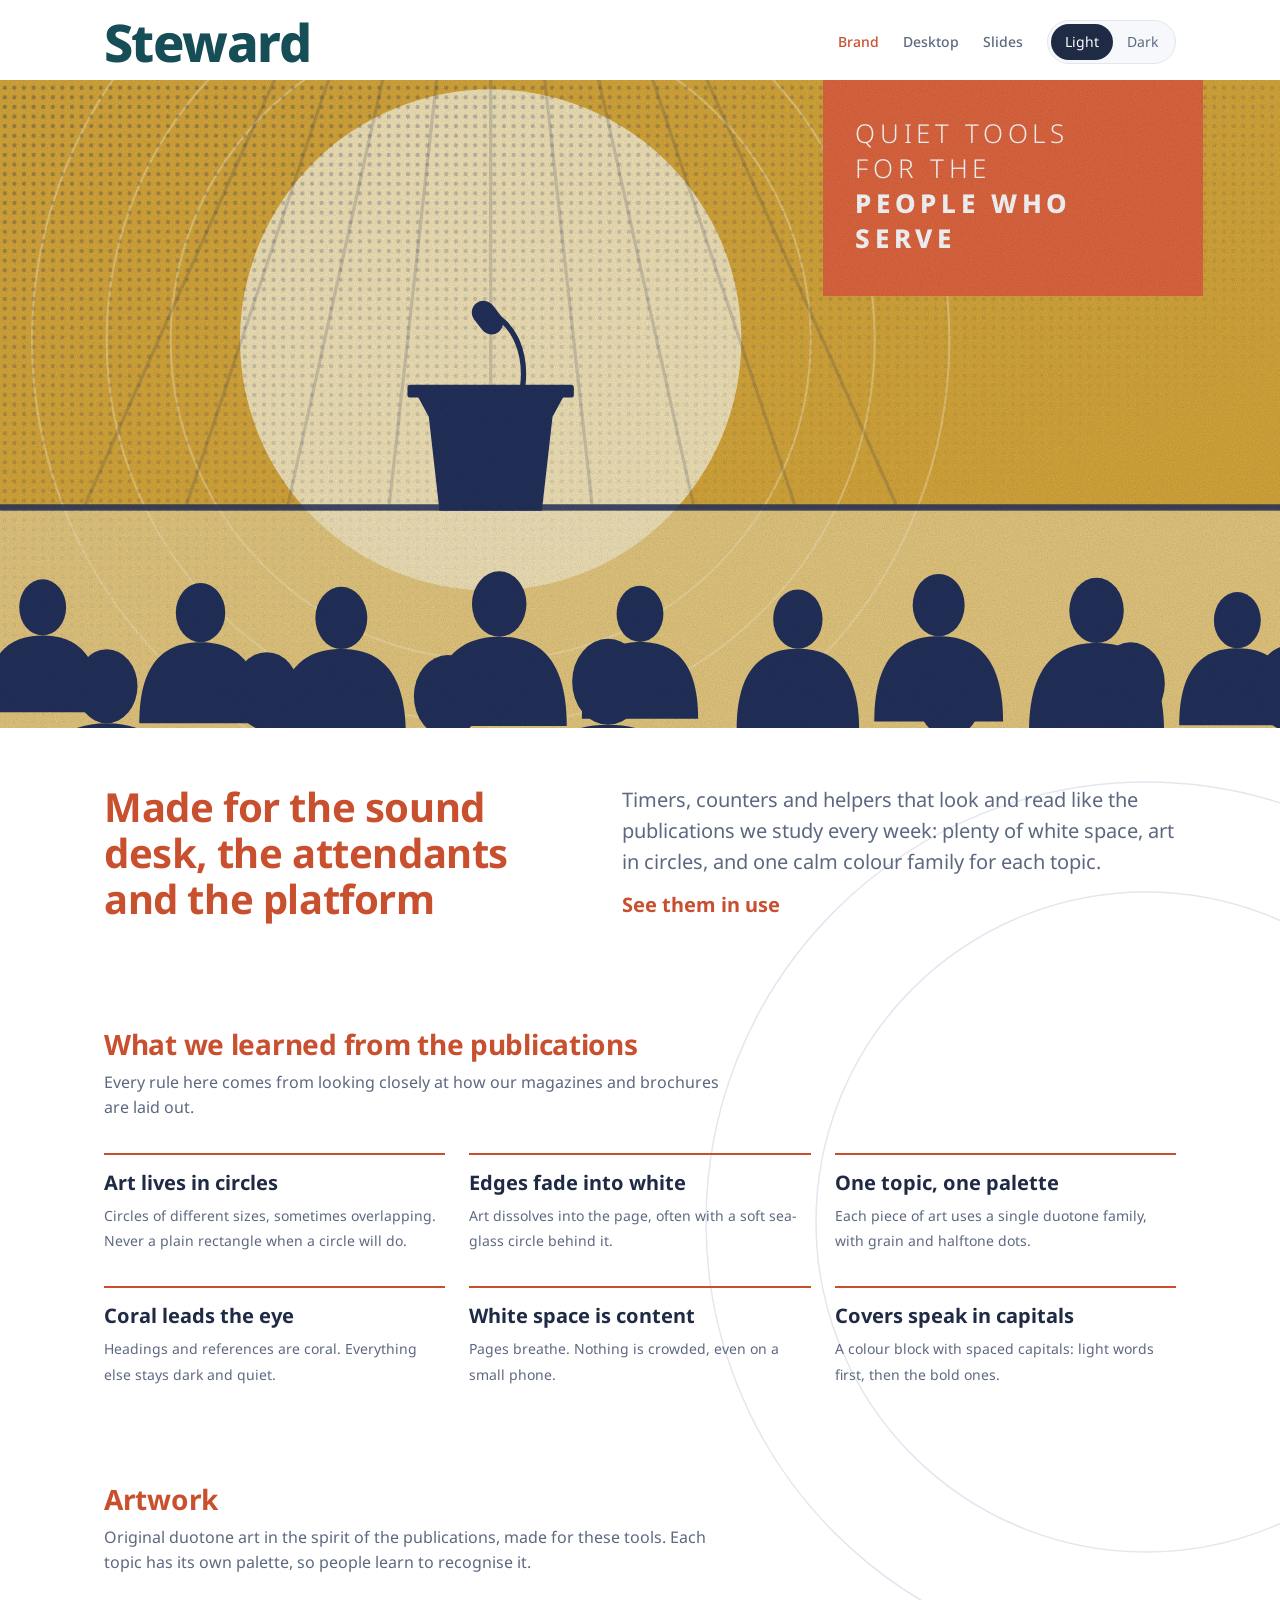
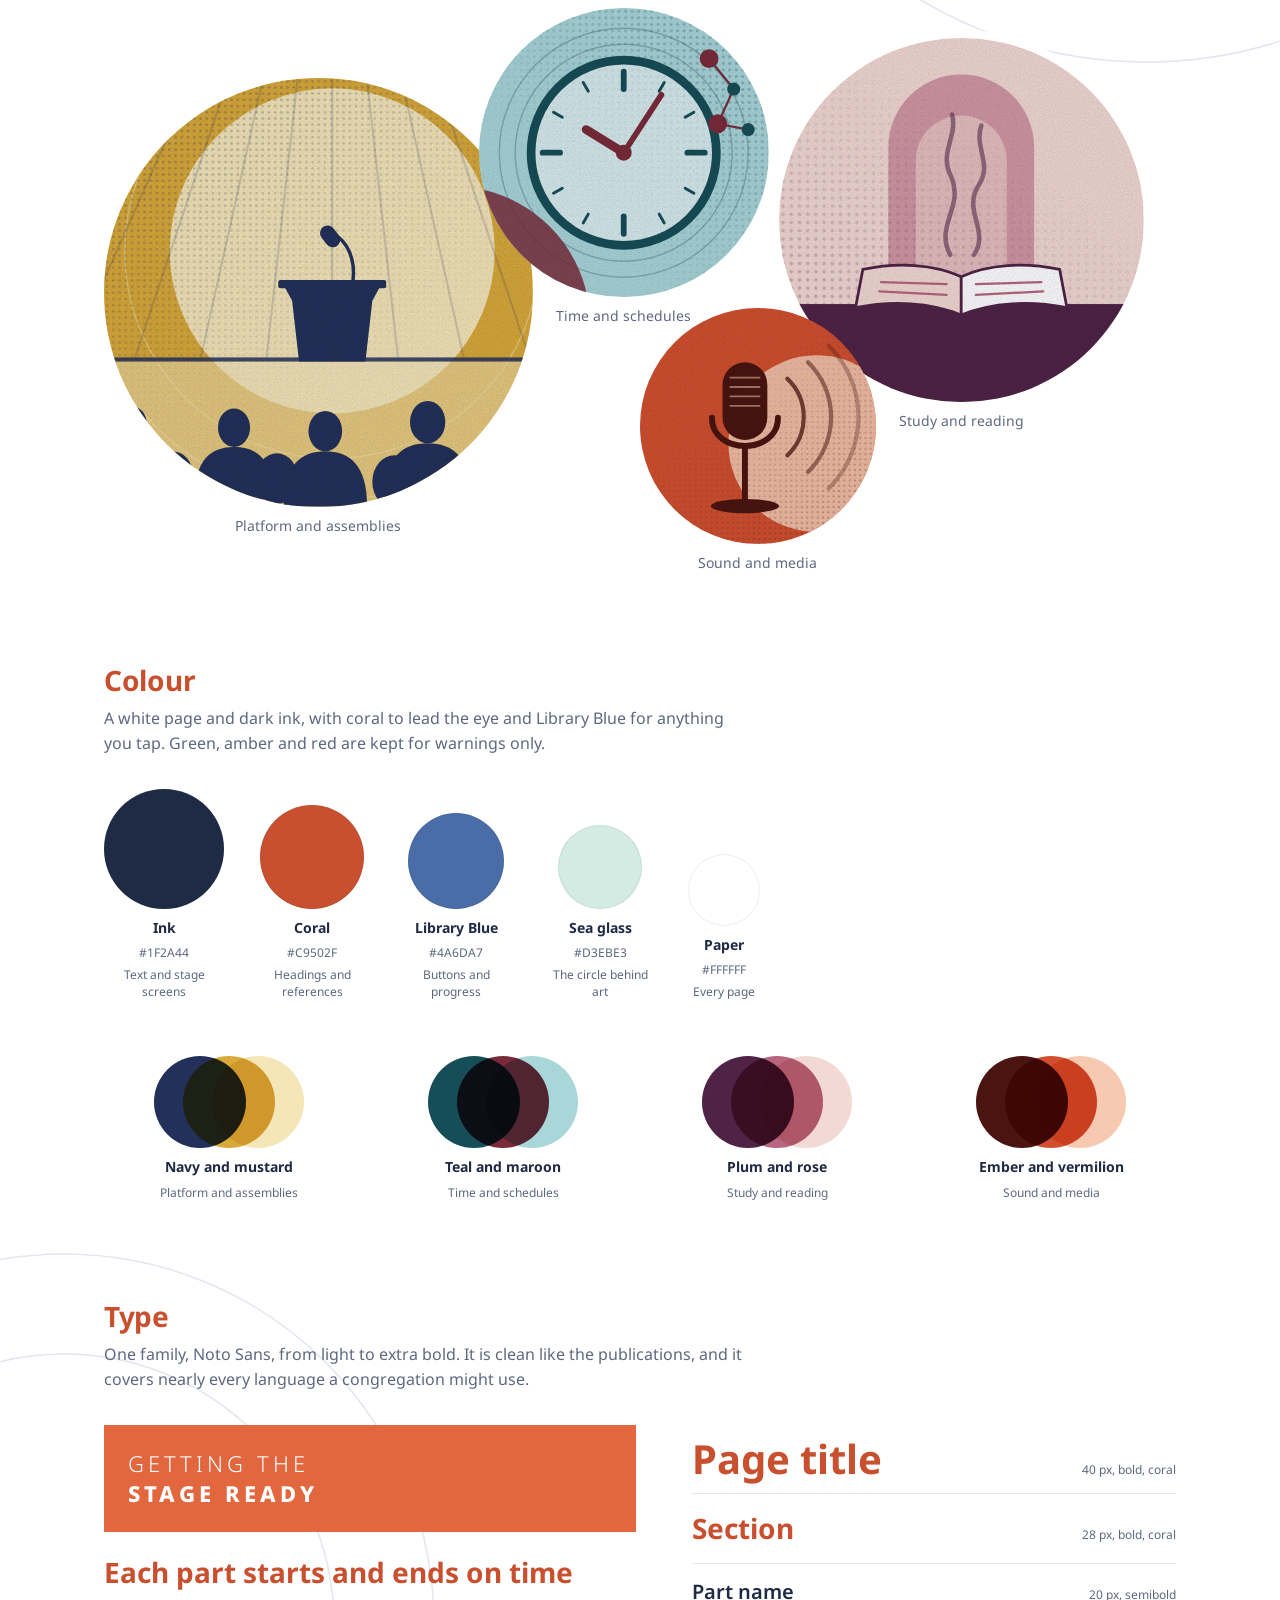
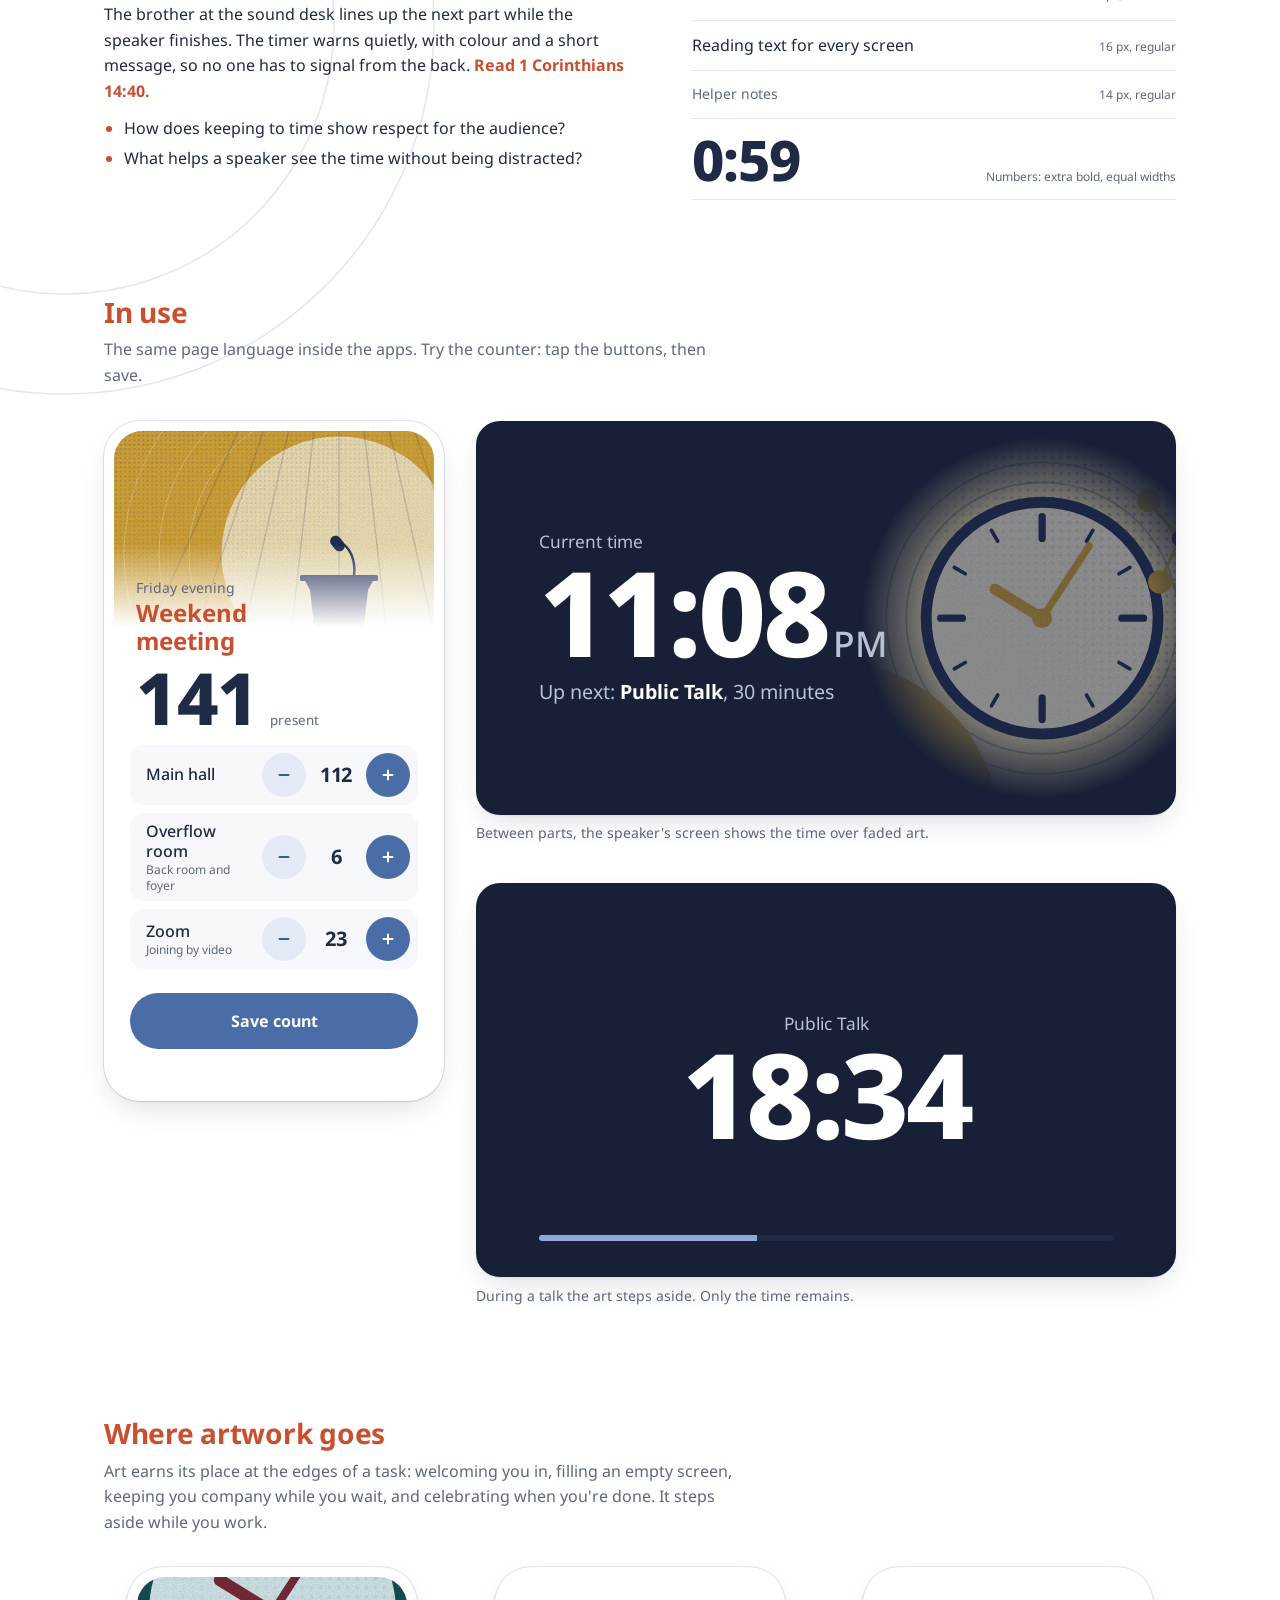
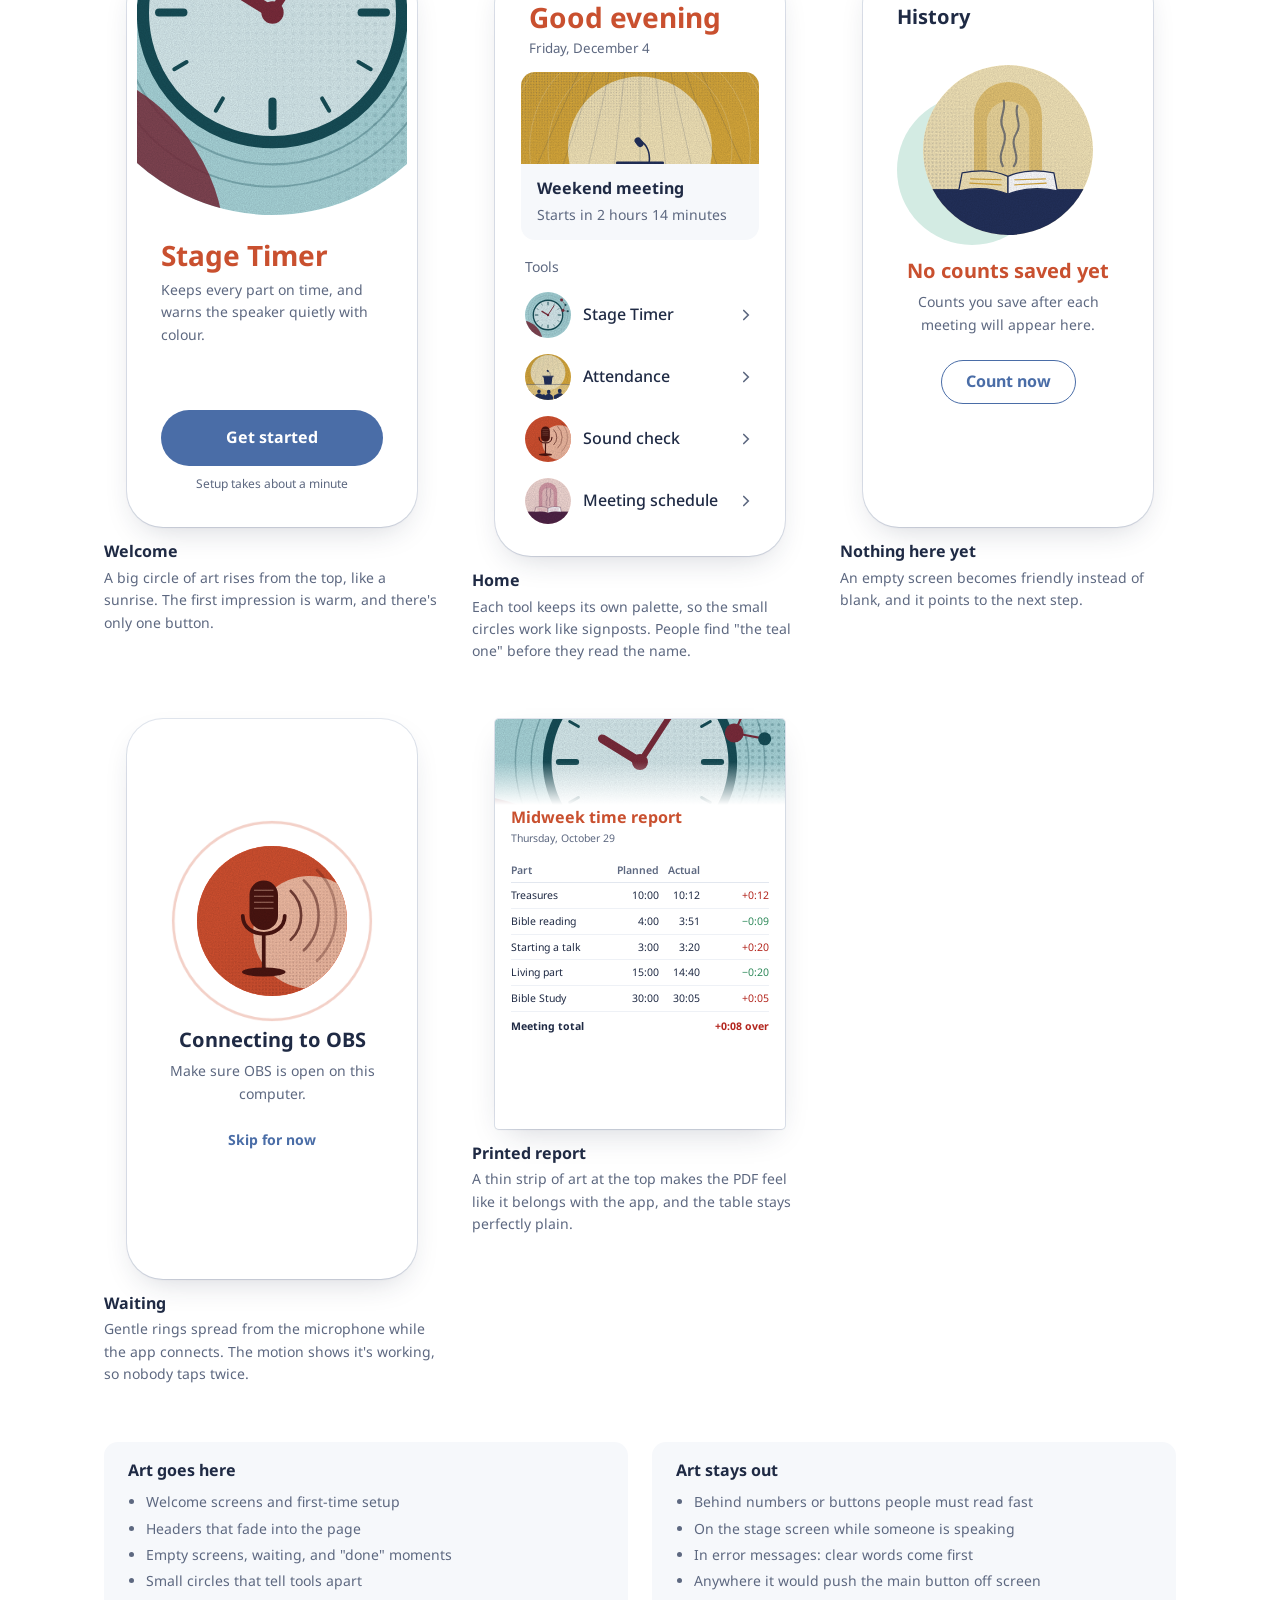
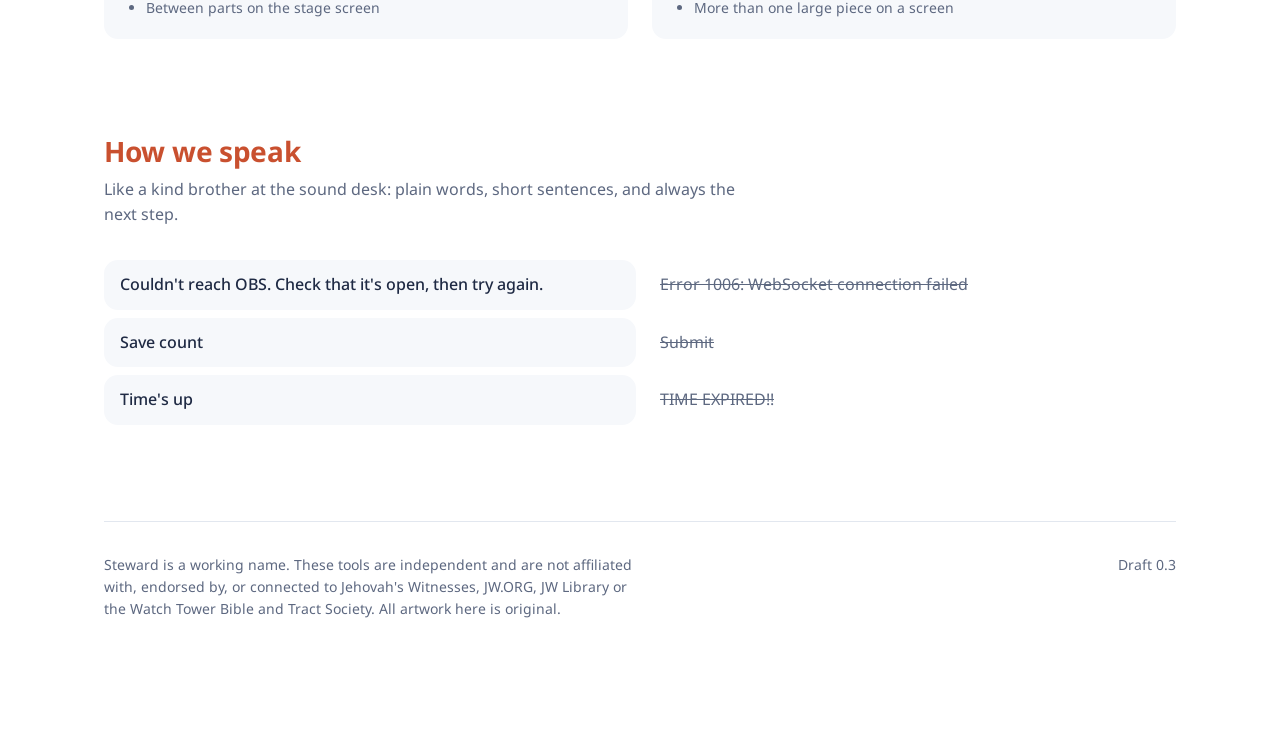
<file: index.html>
<!doctype html>
<html lang="en">
<head>
<meta charset="utf-8">
<title>Kingdom Project Design</title>
<meta http-equiv="refresh" content="0; url=brand/index.html">
<link rel="canonical" href="brand/index.html">
</head>
<body>
<p><a href="brand/index.html">Open the Steward brand guide</a></p>
</body>
</html>
</file>
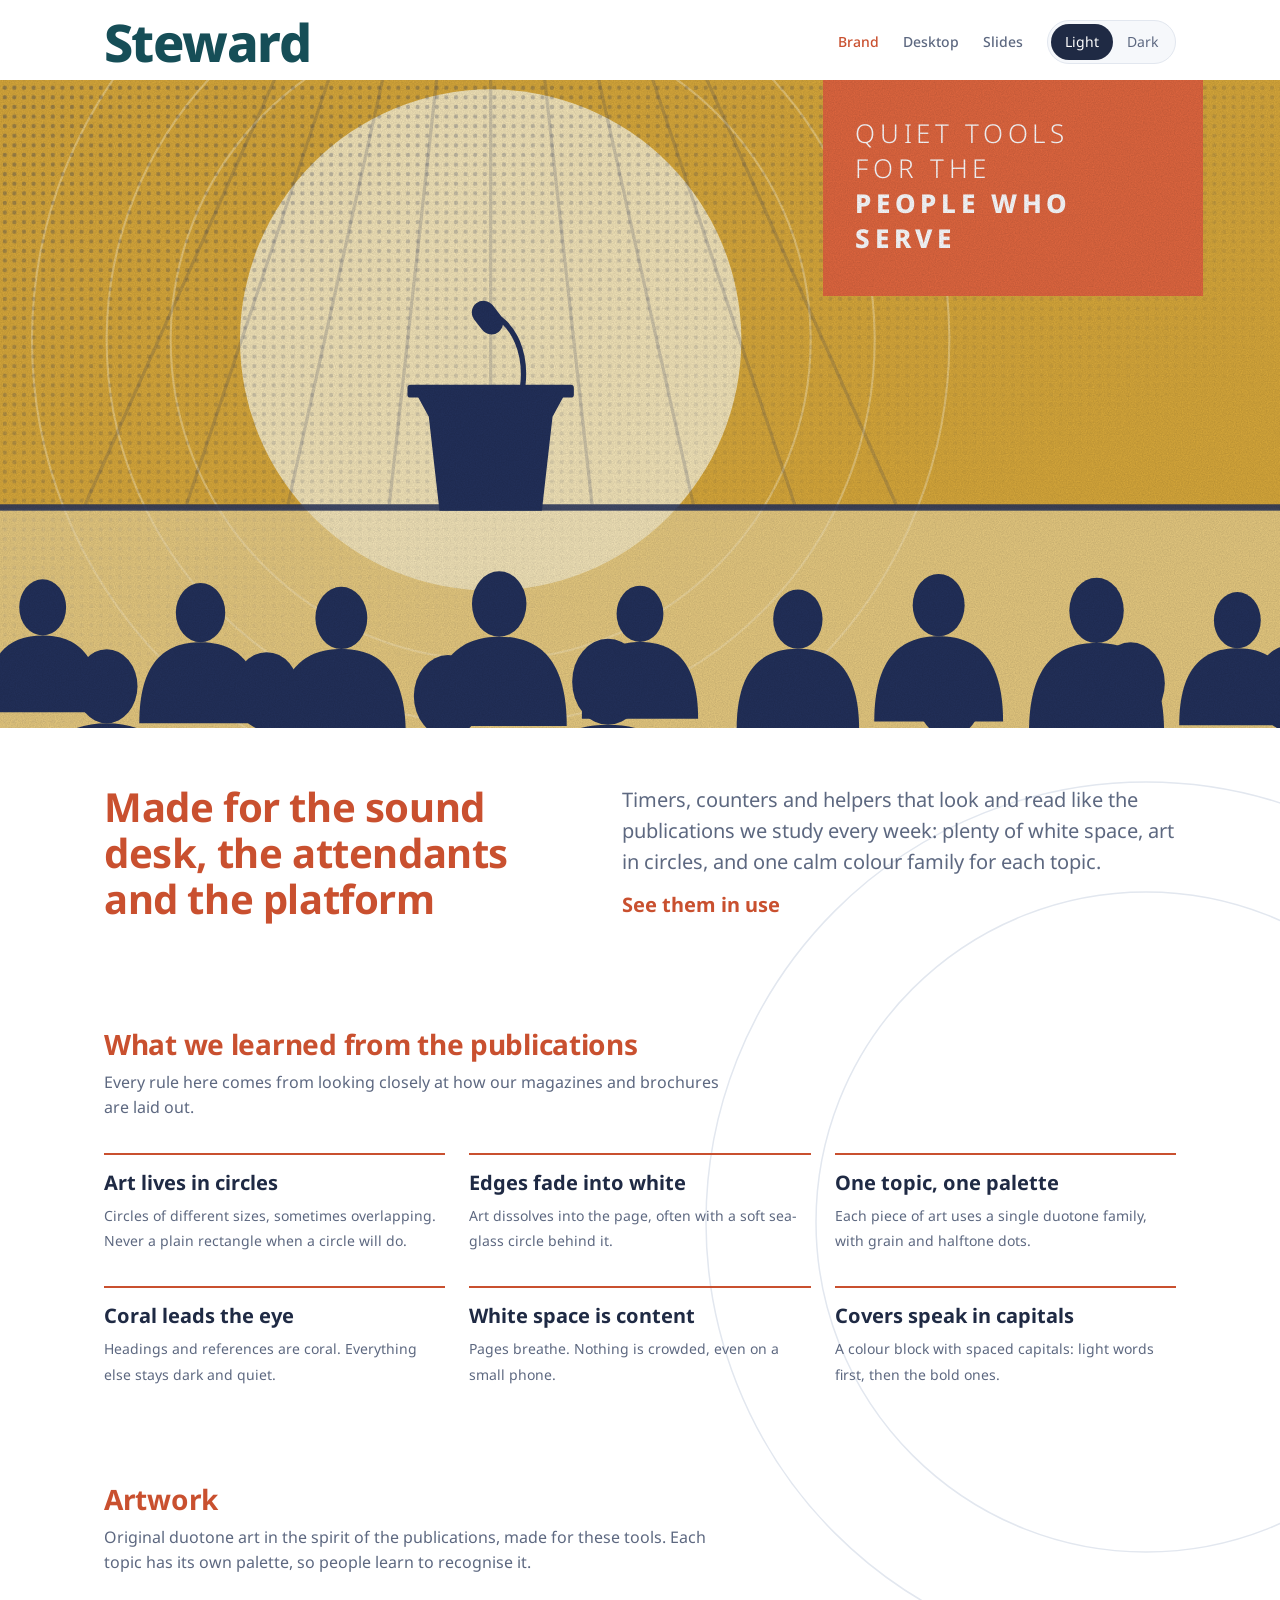
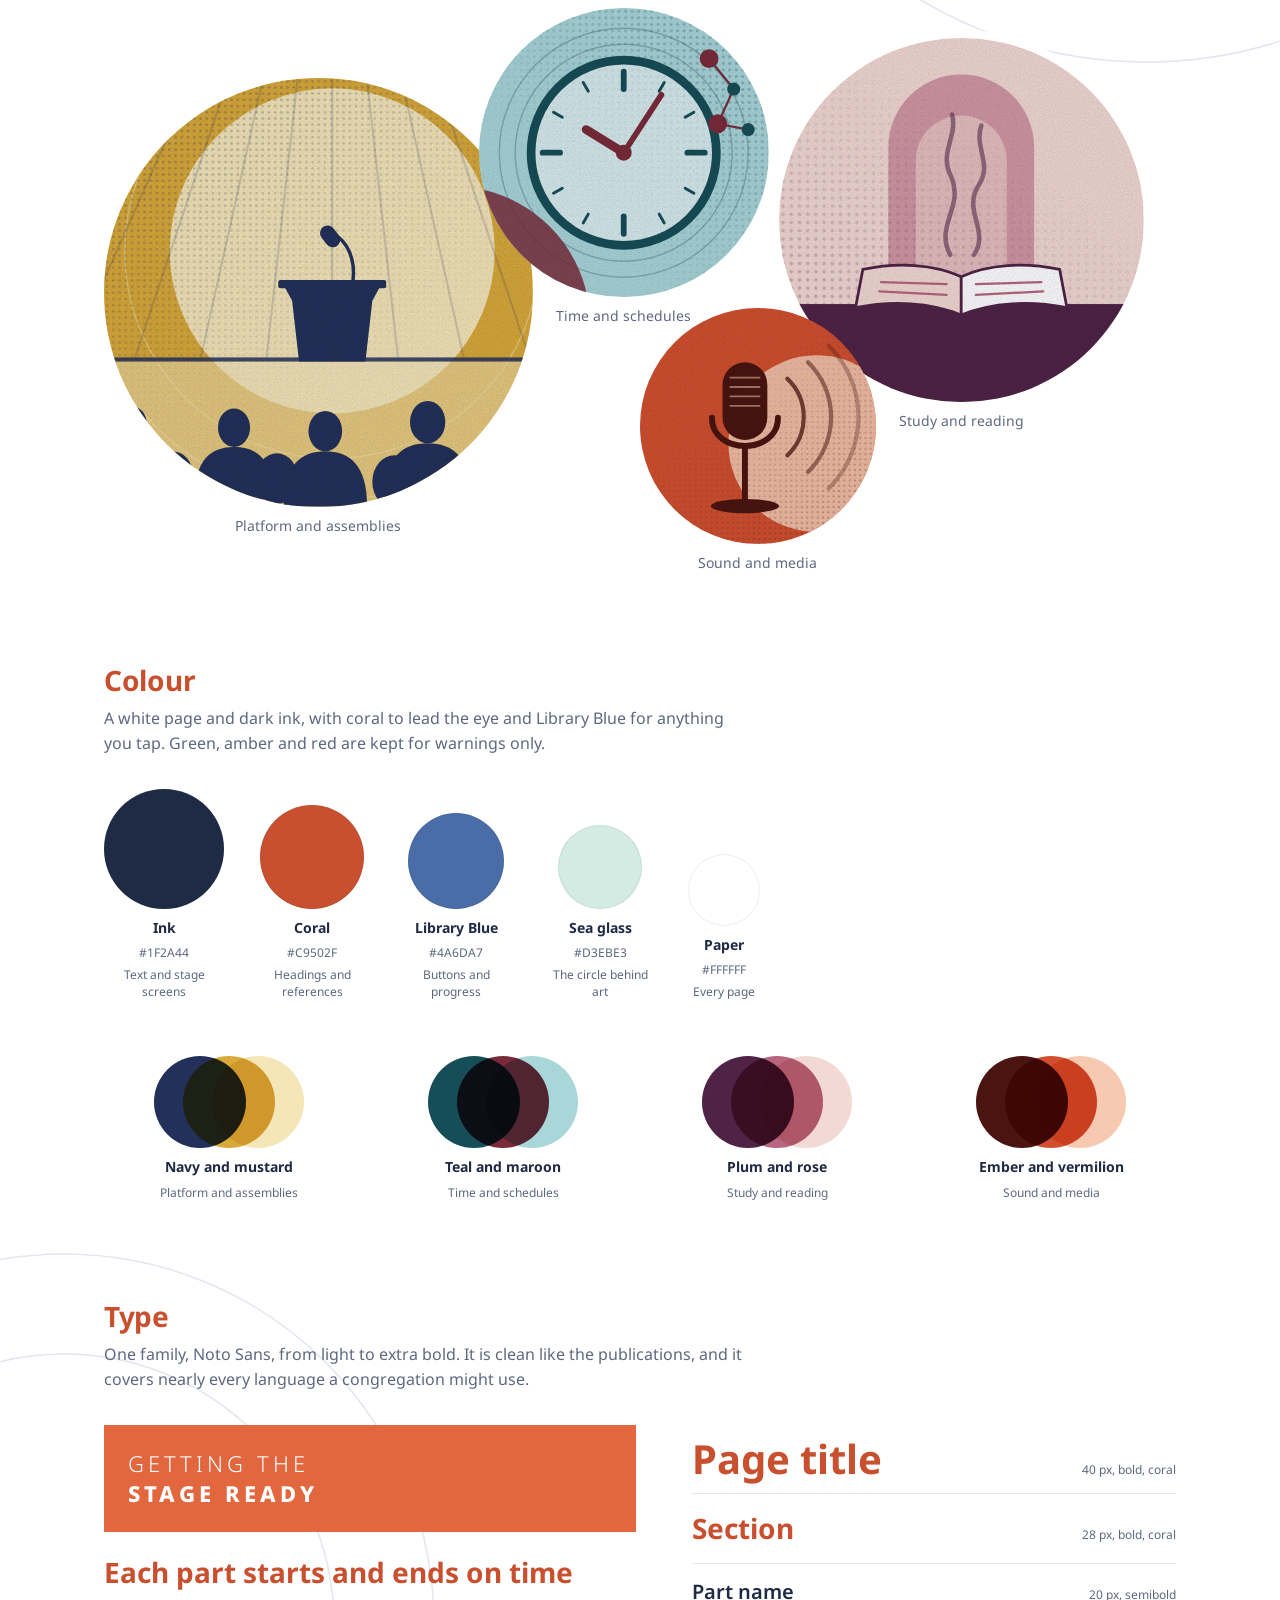
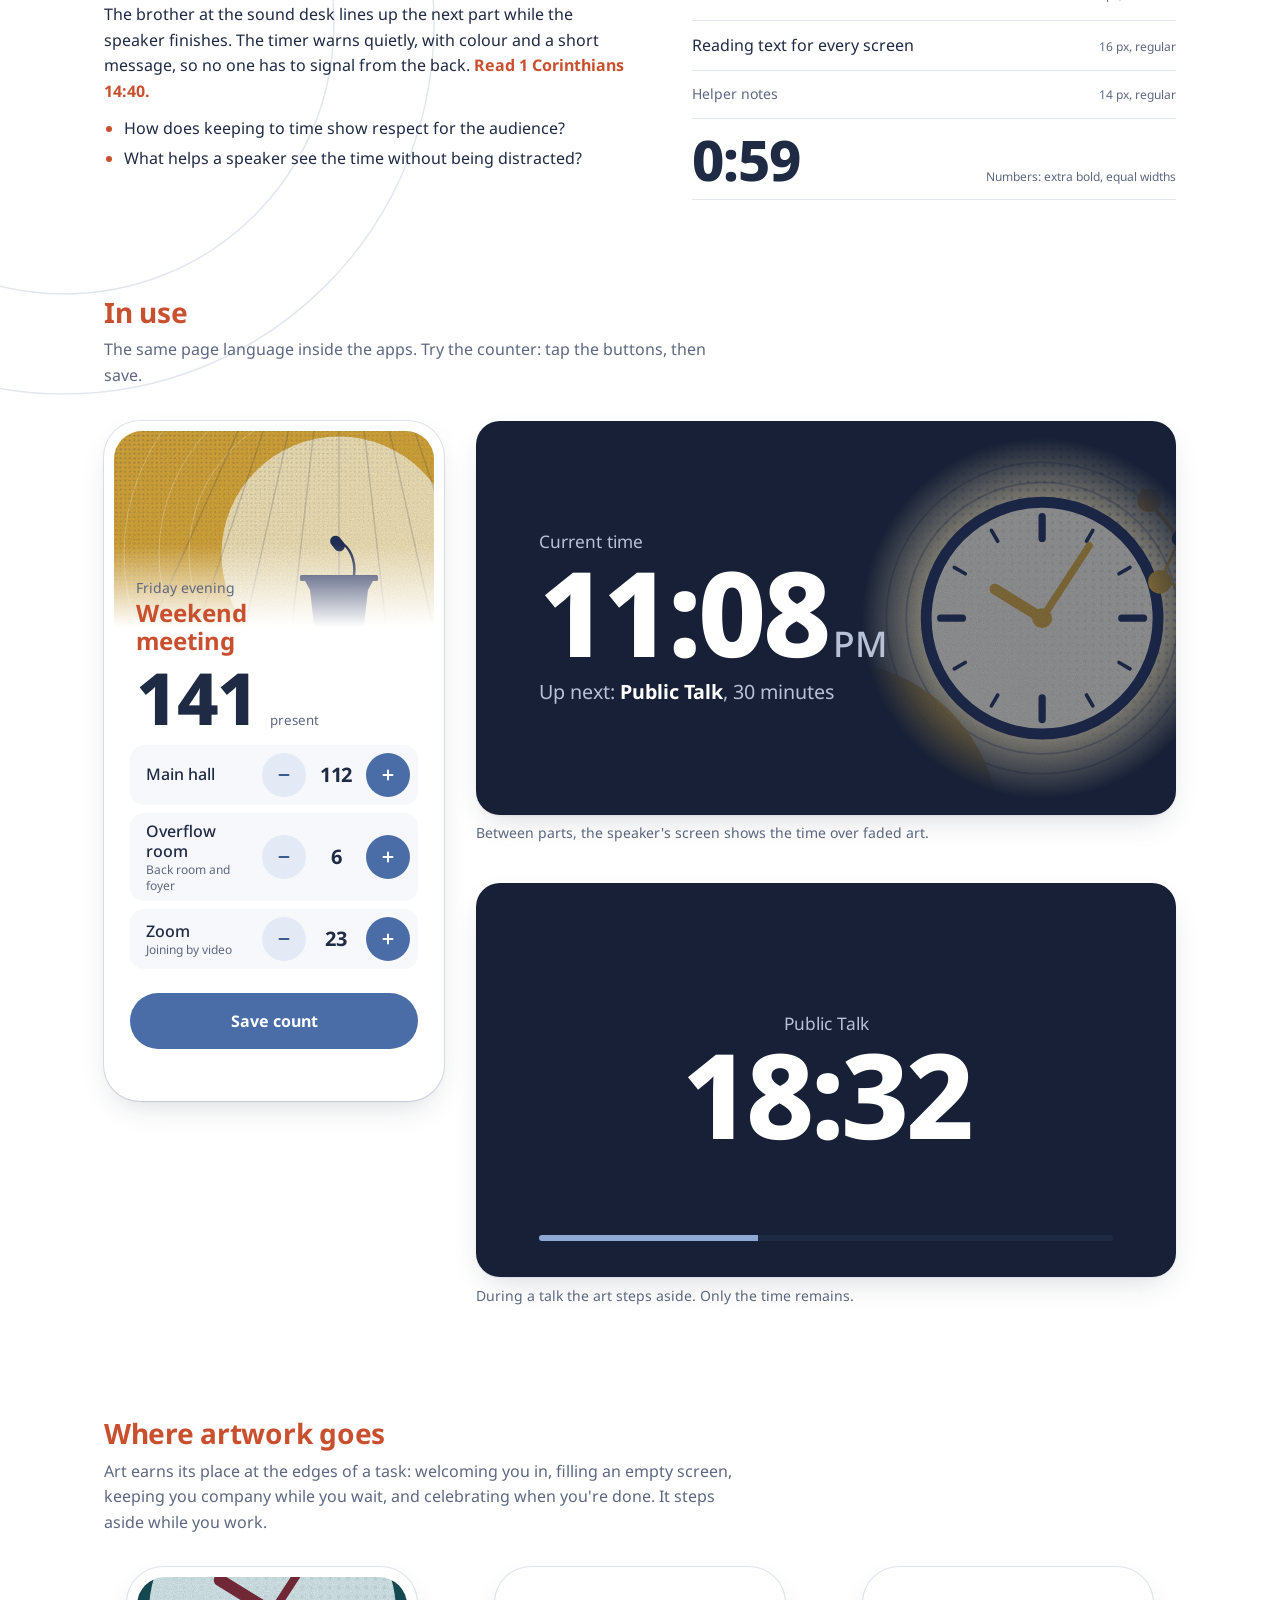
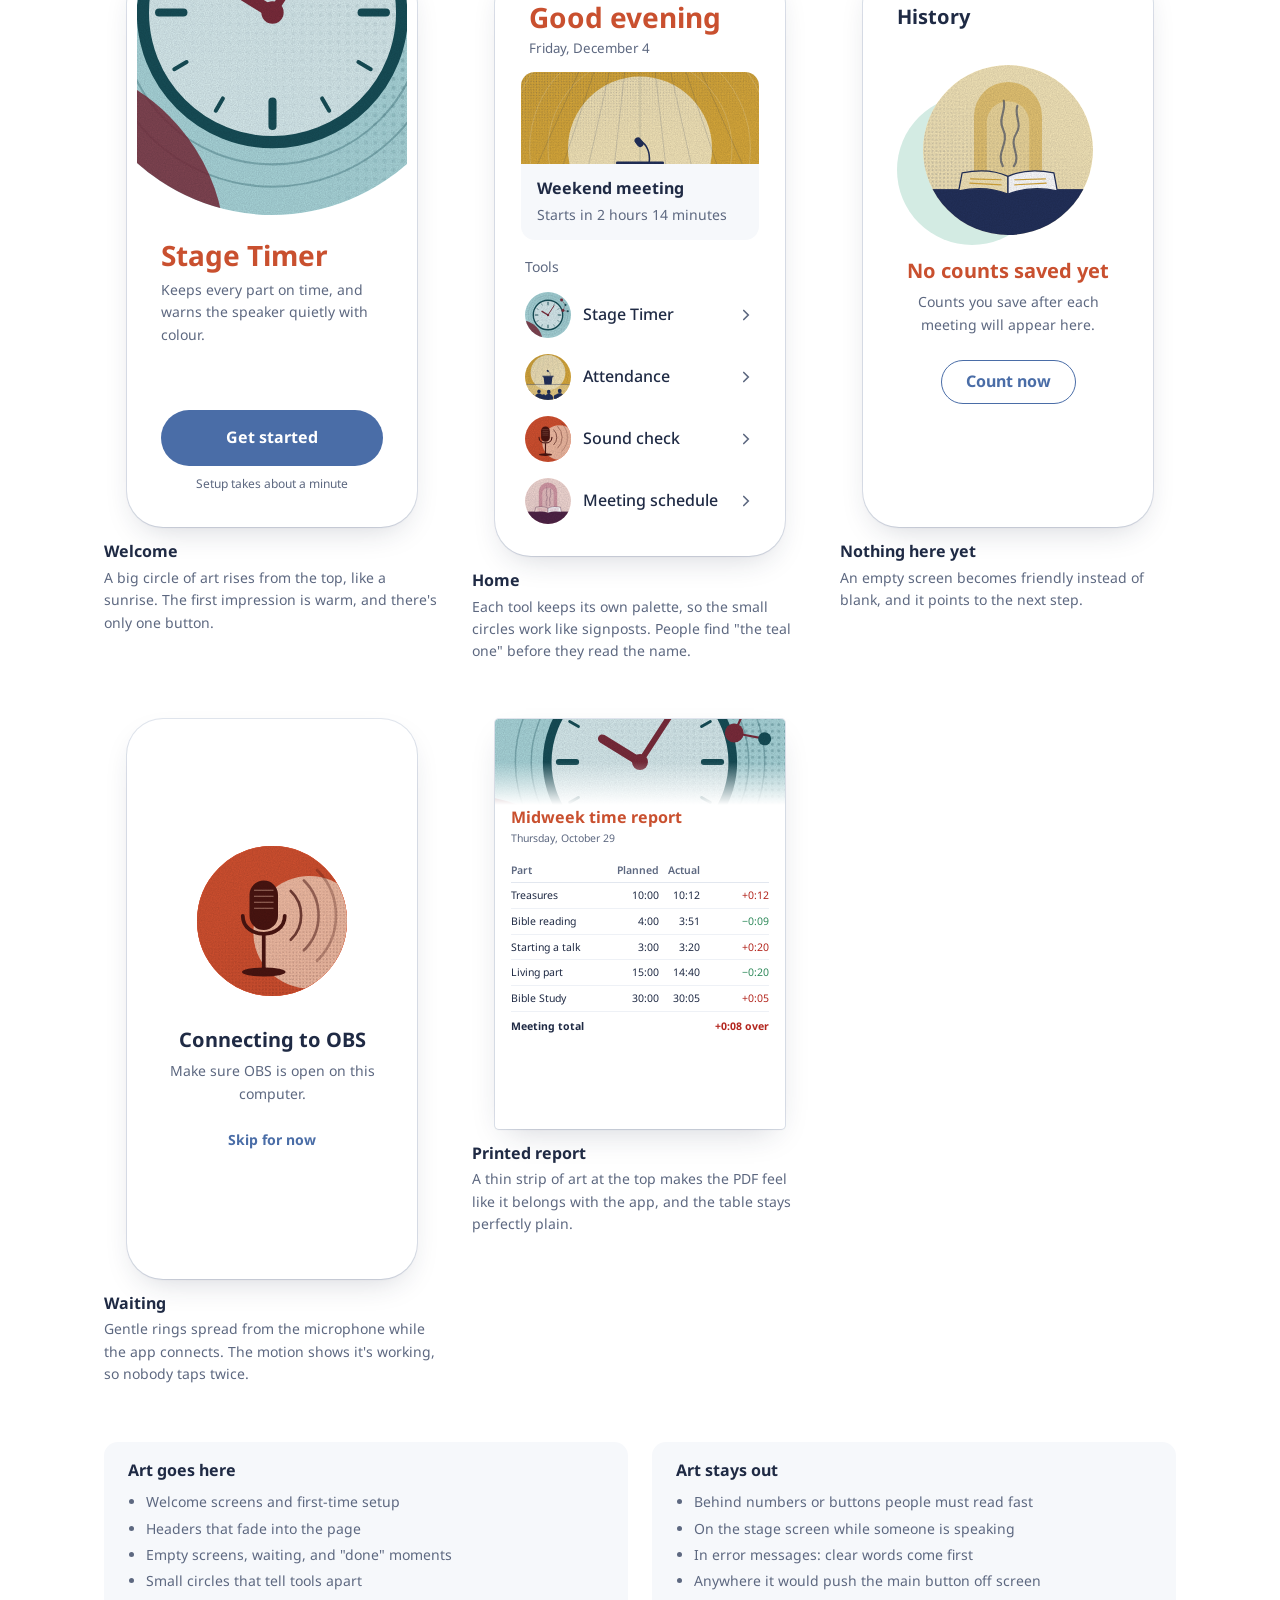
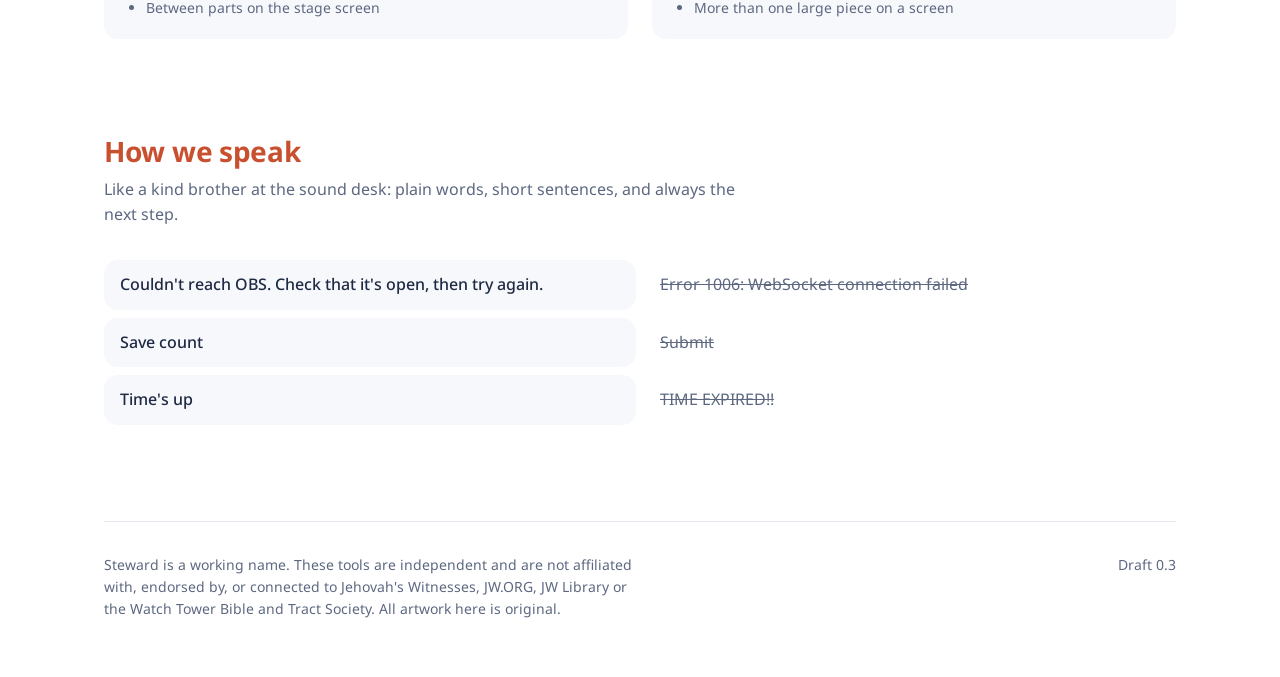
<file: brand/index.html>
<!doctype html>
<html lang="en">
<head>
<meta charset="utf-8">
<meta name="viewport" content="width=device-width,initial-scale=1">
<title>Steward Brand</title>
<link rel="preconnect" href="https://fonts.googleapis.com">
<link rel="preconnect" href="https://fonts.gstatic.com" crossorigin>
<link href="https://fonts.googleapis.com/css2?family=Noto+Sans:wght@300;400;500;600;700;800&display=swap" rel="stylesheet">
<link rel="stylesheet" href="../tokens/tokens.css">
<style>
  * { box-sizing: border-box; }
  body { margin: 0; background: var(--page); color: var(--text); font-family: var(--font); font-size: var(--text-md); line-height: 1.6; -webkit-font-smoothing: antialiased; overflow-x: hidden; }
  button { font: inherit; color: inherit; cursor: pointer; border: 0; background: none; }
  :focus-visible { outline: 3px solid var(--brand); outline-offset: 3px; border-radius: 6px; }
  .wrap { max-width: 1120px; margin: 0 auto; padding: 0 var(--space-5); position: relative; }
  .num { font-variant-numeric: tabular-nums; letter-spacing: -0.02em; }
  svg.art { display: block; width: 100%; height: 100%; }

  /* ---------- Masthead and cover (after a magazine cover) ---------- */
  .masthead { display: flex; align-items: center; justify-content: space-between; padding: var(--space-4) 0 var(--space-3); }
  .masthead b { font-size: clamp(34px, 5vw, 52px); font-weight: var(--weight-black); letter-spacing: -0.03em; color: var(--duo-deepteal); line-height: 1; }
  :root[data-theme="dark"] .masthead b { color: var(--duo-aqua); }
  .theme { display: flex; padding: 3px; border-radius: var(--radius-pill); background: var(--surface); border: 1px solid var(--line); }
  .theme button { padding: 6px 14px; min-height: 36px; border-radius: var(--radius-pill); font-size: var(--text-sm); color: var(--text-dim); }
  .theme button[aria-pressed="true"] { background: var(--ink); color: #fff; }
  :root[data-theme="dark"] .theme button[aria-pressed="true"] { background: var(--brand); color: var(--on-brand); }

  .cover { position: relative; aspect-ratio: 1200 / 620; max-height: 72vh; width: 100%; overflow: hidden; }
  .cover .art-wrap { position: absolute; inset: 0; }
  .cover .art-wrap svg { width: 100%; height: 100%; }
  .cover .block { position: absolute; top: 0; right: 6%; width: min(34%, 380px); background: var(--coral-bright); color: #fff; padding: clamp(18px, 3vw, 36px) clamp(16px, 2.6vw, 32px) clamp(20px, 3.2vw, 40px); }
  .cover .block span { display: block; text-transform: uppercase; letter-spacing: var(--tracking-cover); font-size: clamp(15px, 2.1vw, 26px); line-height: 1.35; font-weight: var(--weight-light); }
  .cover .block span.b { font-weight: var(--weight-black); }
  .cover .block .rise { opacity: 0; transform: translateY(10px); animation: rise .7s var(--ease-out) forwards; }
  .cover .block .rise:nth-child(2) { animation-delay: .08s; } .cover .block .rise:nth-child(3) { animation-delay: .16s; } .cover .block .rise:nth-child(4) { animation-delay: .24s; }
  @keyframes rise { to { opacity: 1; transform: none; } }
  @media (max-width: 700px) {
    .cover { aspect-ratio: 4 / 3.4; max-height: none; }
    .cover .art-wrap svg { width: 170%; margin-left: -46%; }
    .cover .block { right: auto; left: 0; top: auto; bottom: 0; width: 78%; }
  }

  .lede { display: grid; grid-template-columns: 1fr 1.2fr; gap: var(--space-7); padding: var(--space-7) 0 0; align-items: start; }
  .lede h1 { font-size: var(--text-2xl); line-height: 1.15; font-weight: var(--weight-bold); color: var(--coral); margin: 0; letter-spacing: -0.01em; }
  .lede p { margin: 0 0 var(--space-3); color: var(--text-dim); font-size: var(--text-lg); line-height: 1.55; max-width: 52ch; }
  .lede a, .ref { color: var(--coral); font-weight: var(--weight-bold); text-decoration: none; }
  @media (max-width: 820px) { .lede { grid-template-columns: 1fr; gap: var(--space-4); } }

  /* ---------- Sections ---------- */
  section.part { padding: var(--space-8) 0 0; position: relative; }
  .rings { position: absolute; pointer-events: none; z-index: -1; color: var(--line); }
  .head { max-width: 640px; margin-bottom: var(--space-6); }
  .head h2 { font-size: var(--text-xl); font-weight: var(--weight-bold); color: var(--coral); margin: 0 0 var(--space-2); line-height: 1.2; letter-spacing: -0.01em; }
  .head p { margin: 0; color: var(--text-dim); }

  /* Learned from the publications */
  .learn { display: grid; grid-template-columns: repeat(3, 1fr); gap: var(--space-6) var(--space-5); }
  .learn div { border-top: 2px solid var(--coral); padding-top: var(--space-3); }
  .learn b { display: block; font-size: var(--text-lg); margin-bottom: var(--space-1); }
  .learn span { color: var(--text-dim); font-size: var(--text-sm); }
  @media (max-width: 820px) { .learn { grid-template-columns: 1fr; gap: var(--space-4); } }

  /* Artwork collage: overlapping circles of different sizes */
  .collage { position: relative; height: 560px; }
  .collage .c { position: absolute; }
  .collage .c .disc { width: 100%; aspect-ratio: 1; }
  .collage .c small { display: block; text-align: center; color: var(--text-dim); font-size: var(--text-sm); margin-top: var(--space-2); }
  .collage .c1 { left: 0; top: 70px; width: 40%; }
  .collage .c2 { left: 35%; top: 0; width: 27%; }
  .collage .c3 { left: 63%; top: 30px; width: 34%; }
  .collage .c4 { left: 50%; top: 300px; width: 22%; }
  .collage .c1 .disc, .collage .c3 .disc { box-shadow: 0 0 0 8px var(--page); }
  @media (max-width: 820px) {
    .collage { height: auto; display: grid; grid-template-columns: 1fr 1fr; gap: var(--space-5); }
    .collage .c { position: static; width: auto; }
  }

  /* Colour */
  .swatches { display: flex; flex-wrap: wrap; gap: var(--space-6); align-items: flex-end; }
  .sw { text-align: center; }
  .sw i { display: block; border-radius: 50%; margin: 0 auto var(--space-2); box-shadow: inset 0 0 0 1px rgba(31,42,68,.08); }
  .sw b { display: block; font-size: var(--text-sm); }
  .sw code { font-family: var(--font); font-size: var(--text-xs); color: var(--text-dim); }
  .sw small { display: block; font-size: var(--text-xs); color: var(--text-dim); max-width: 16ch; margin: 2px auto 0; line-height: 1.4; }
  .duos { display: grid; grid-template-columns: repeat(4, 1fr); gap: var(--space-5); margin-top: var(--space-7); }
  .duo { text-align: center; }
  .duo .venn { position: relative; height: 92px; width: 150px; margin: 0 auto var(--space-2); }
  .duo .venn i { position: absolute; top: 0; width: 92px; height: 92px; border-radius: 50%; mix-blend-mode: multiply; }
  :root[data-theme="dark"] .duo .venn i { mix-blend-mode: normal; opacity: .92; }
  .duo .venn i:nth-child(1) { left: 0; } .duo .venn i:nth-child(2) { left: 29px; } .duo .venn i:nth-child(3) { left: 58px; }
  .duo b { display: block; font-size: var(--text-sm); }
  .duo span { font-size: var(--text-xs); color: var(--text-dim); }
  @media (max-width: 820px) { .duos { grid-template-columns: 1fr 1fr; } }

  /* Type */
  .type { display: grid; grid-template-columns: 1.1fr 1fr; gap: var(--space-7); align-items: start; }
  .page-sample h3 { color: var(--coral); font-size: var(--text-xl); line-height: 1.2; margin: 0 0 var(--space-3); font-weight: var(--weight-bold); }
  .page-sample p { margin: 0 0 var(--space-3); max-width: 58ch; }
  .page-sample ul { margin: 0; padding-left: 20px; } .page-sample li { margin-bottom: var(--space-1); }
  .page-sample li::marker { color: var(--coral); }
  .cover-sample { background: var(--coral-bright); color: #fff; padding: var(--space-5); margin-bottom: var(--space-5); }
  .cover-sample span { display: block; text-transform: uppercase; letter-spacing: var(--tracking-cover); font-size: 22px; line-height: 1.35; font-weight: var(--weight-light); }
  .cover-sample span.b { font-weight: var(--weight-black); }
  .scale div { display: flex; justify-content: space-between; align-items: baseline; gap: var(--space-4); padding: var(--space-3) 0; border-bottom: 1px solid var(--line); }
  .scale small { color: var(--text-dim); font-size: var(--text-xs); white-space: nowrap; }
  @media (max-width: 820px) { .type { grid-template-columns: 1fr; gap: var(--space-5); } }

  /* In use */
  .use { display: grid; grid-template-columns: 340px minmax(0, 1fr); gap: var(--space-6); align-items: start; }
  @media (max-width: 900px) { .use { grid-template-columns: minmax(0, 1fr); } .phone { max-width: 340px; width: 100%; margin: 0 auto; } }
  .phone { border-radius: 36px; padding: 10px; background: var(--page); box-shadow: var(--shadow), 0 0 0 1px var(--line); }
  .app { border-radius: 28px; overflow: hidden; background: var(--page); min-height: 640px; display: flex; flex-direction: column; position: relative; }
  .app-hero { position: relative; height: 230px; }
  .app-hero .banner { position: absolute; inset: 0 0 34px; -webkit-mask-image: linear-gradient(#000 58%, transparent); mask-image: linear-gradient(#000 58%, transparent); }
  .app-hero .t { position: absolute; left: 22px; bottom: 6px; }
  .app-hero .t small { color: var(--text-dim); font-size: var(--text-sm); display: block; }
  .app-hero .t b { color: var(--coral); font-size: 24px; line-height: 1.15; display: block; max-width: 7em; }
  .count { padding: 0 22px var(--space-3); display: flex; align-items: baseline; gap: var(--space-3); }
  .count .num { font-size: 72px; font-weight: var(--weight-black); line-height: 1; }
  .count .num.bump { animation: bump .18s var(--ease-pop); }
  @keyframes bump { 50% { transform: scale(1.05); } }
  .count small { color: var(--text-dim); }
  .rows { padding: 0 var(--space-4); display: grid; gap: var(--space-2); }
  .row { display: flex; align-items: center; gap: var(--space-3); background: var(--surface); border-radius: var(--radius-md); padding: 8px 8px 8px var(--space-4); }
  .row .nm { flex: 1; font-weight: var(--weight-medium); line-height: 1.3; }
  .row .nm small { display: block; color: var(--text-dim); font-size: var(--text-xs); font-weight: var(--weight-regular); }
  .row .c { min-width: 36px; text-align: center; font-size: var(--text-lg); font-weight: var(--weight-bold); }
  .step { width: var(--tap-min); height: var(--tap-min); border-radius: 50%; display: grid; place-items: center; background: var(--brand-soft); color: var(--brand-strong); transition: transform .12s ease-out; }
  .step.plus { background: var(--brand); color: var(--on-brand); }
  .step svg { width: 18px; height: 18px; }
  .step:active { transform: scale(.9); }
  .save { margin: auto var(--space-4) var(--space-2); height: var(--tap-main); border-radius: var(--radius-pill); background: var(--brand); color: var(--on-brand); font-weight: var(--weight-bold); transition: transform .12s ease-out; }
  .save:active { transform: scale(.98); }
  .saved { text-align: center; font-size: var(--text-sm); color: var(--ok); min-height: 22px; margin-bottom: var(--space-3); opacity: 0; transition: opacity .2s; }
  .saved.show { opacity: 1; }

  .stages { display: grid; gap: var(--space-5); }
  .stage-screen { aspect-ratio: 16 / 9; container-type: inline-size; border-radius: var(--radius-lg); background: var(--page); color: var(--text); position: relative; overflow: hidden; box-shadow: var(--shadow); }
  .stage-screen .bgart { position: absolute; width: 51.75cqw; height: 51.75cqw; right: -6.75cqw; top: 2.25cqw; opacity: .55; }
  .stage-screen .inner { position: absolute; inset: 0; display: flex; flex-direction: column; justify-content: center; padding: 0 9cqw; }
  .stage-screen .lbl { font-size: 2.475cqw; color: var(--text-dim); }
  .stage-screen .big { font-size: 16.875cqw; font-weight: var(--weight-black); line-height: .95; font-variant-numeric: tabular-nums; letter-spacing: -0.03em; }
  .stage-screen .big span { font-size: 5.063cqw; font-weight: var(--weight-medium); color: var(--text-dim); margin-left: 0.844cqw; letter-spacing: 0; }
  .stage-screen .next { font-size: 2.813cqw; color: var(--text-dim); margin-top: 1.125cqw; }
  .stage-screen .next b { color: var(--text); font-weight: var(--weight-bold); }
  .stage-screen .bar { position: absolute; left: 9cqw; right: 9cqw; bottom: 5.063cqw; height: 0.9cqw; border-radius: 99px; background: var(--surface); overflow: hidden; }
  .stage-screen .bar i { display: block; height: 100%; background: var(--brand); transition: width 1s linear; }
  .stage-screen.running .inner { align-items: center; text-align: center; }
  .cap { color: var(--text-dim); font-size: var(--text-sm); margin-top: var(--space-2); }

  /* Saved: a small celebration that answers the tap */
  .scrim { position: absolute; inset: 0; background: rgba(31, 42, 68, .35); opacity: 0; pointer-events: none; transition: opacity .25s; }
  .scrim.show { opacity: 1; pointer-events: auto; }
  .sheet { position: absolute; left: 0; right: 0; bottom: 0; background: var(--page); border-radius: 26px 26px 0 0; padding: 0 var(--space-5) var(--space-3); text-align: center; transform: translateY(calc(100% + 90px)); transition: transform .4s var(--ease-out); }
  .sheet.show { transform: none; }
  .sheet-art { position: relative; width: 132px; height: 132px; margin: -66px auto 0; }
  .sheet-art .disc { width: 100%; height: 100%; box-shadow: 0 0 0 6px var(--page); }
  .sheet-art i { position: absolute; width: 13px; height: 13px; border-radius: 50%; transform: scale(0); }
  .sheet.show .sheet-art i { animation: pop .45s var(--ease-pop) forwards; }
  .sheet.show .sheet-art i:nth-of-type(2) { animation-delay: .06s; } .sheet.show .sheet-art i:nth-of-type(3) { animation-delay: .12s; }
  .sheet.show .sheet-art i:nth-of-type(4) { animation-delay: .18s; } .sheet.show .sheet-art i:nth-of-type(5) { animation-delay: .24s; }
  @keyframes pop { to { transform: scale(1); } }
  .sheet h3 { color: var(--coral); font-size: var(--text-xl); margin: var(--space-3) 0 0; }
  .sheet p { margin: 0; color: var(--text-dim); }
  .sheet p b { color: var(--text); font-size: var(--text-lg); }
  .sheet .delta { color: var(--ok); font-weight: var(--weight-medium); font-size: var(--text-sm); margin-top: var(--space-1); }
  .sheet .save { width: 100%; margin: var(--space-5) 0 var(--space-2); }

  /* Where artwork goes: smaller example screens */
  .gallery { display: grid; grid-template-columns: repeat(3, 1fr); gap: var(--space-7) var(--space-6); align-items: start; }
  @media (max-width: 900px) { .gallery { grid-template-columns: repeat(2, 1fr); } }
  @media (max-width: 600px) { .gallery { grid-template-columns: 1fr; } }
  .greet h3, .empty h3, .wait h3 { line-height: 1.2; }
  .ex h4 { margin: var(--space-3) 0 2px; font-size: var(--text-md); }
  .ex p.why { margin: 0; color: var(--text-dim); font-size: var(--text-sm); }
  .mini { max-width: 290px; margin: 0 auto; }
  .mini .app { min-height: 540px; }
  .mini-body { padding: var(--space-5); display: flex; flex-direction: column; flex: 1; }
  .mini-body h3 { margin: 0 0 var(--space-2); font-size: var(--text-xl); line-height: 1.15; color: var(--coral); }
  .mini-body p { margin: 0; color: var(--text-dim); font-size: var(--text-sm); }
  .mini .save { margin: auto 0 var(--space-2); width: 100%; }
  .mini .ghost { height: var(--tap-min); border-radius: var(--radius-pill); border: 1.5px solid var(--brand); color: var(--brand); font-weight: var(--weight-bold); padding: 0 var(--space-5); }
  .mini small.hint { color: var(--text-dim); font-size: var(--text-xs); text-align: center; }

  .moon { width: 150%; aspect-ratio: 1; margin: -62% -25% 0; }

  .greet { padding: var(--space-5) var(--space-5) var(--space-3); }
  .greet h3 { margin: 0; color: var(--coral); font-size: var(--text-xl); }
  .greet small { color: var(--text-dim); }
  .next-card { margin: 0 var(--space-4); border-radius: var(--radius-md); overflow: hidden; background: var(--surface); }
  .next-card .strip { height: 92px; }
  .next-card div.b { padding: var(--space-3) var(--space-4); }
  .next-card b { display: block; } .next-card span { color: var(--text-dim); font-size: var(--text-sm); }
  .tools { padding: var(--space-4); display: grid; gap: var(--space-1); }
  .tools .lbl { font-size: var(--text-sm); color: var(--text-dim); margin: 0 4px var(--space-1); }
  .tool { display: flex; align-items: center; gap: var(--space-3); padding: 6px 4px; }
  .tool .thumb { width: 46px; height: 46px; flex: none; }
  .tool b { flex: 1; font-weight: var(--weight-medium); }
  .tool svg.chev { width: 18px; height: 18px; color: var(--text-dim); }

  .empty { flex: 1; display: flex; flex-direction: column; align-items: center; text-align: center; padding: var(--space-5); }
  .empty .bar-title { align-self: stretch; text-align: left; font-weight: var(--weight-bold); font-size: var(--text-lg); margin-bottom: var(--space-6); }
  .empty .pic { position: relative; width: 170px; height: 170px; margin-bottom: var(--space-5); }
  .empty .pic::before { content: ""; position: absolute; width: 150px; height: 150px; border-radius: 50%; background: var(--seaglass); left: -26px; top: 30px; }
  .empty .pic .disc { position: relative; width: 100%; height: 100%; }
  .empty h3 { margin: 0 0 var(--space-2); color: var(--coral); font-size: var(--text-lg); }
  .empty p { margin: 0 0 var(--space-5); color: var(--text-dim); font-size: var(--text-sm); max-width: 24ch; }

  .wait { flex: 1; display: flex; flex-direction: column; align-items: center; justify-content: center; text-align: center; padding: var(--space-5); }
  .pulse { position: relative; width: 150px; height: 150px; margin-bottom: var(--space-6); }
  .pulse .disc { position: relative; width: 100%; height: 100%; z-index: 1; }
  .pulse::before, .pulse::after { content: ""; position: absolute; inset: 0; border-radius: 50%; border: 2px solid var(--duo-vermilion); animation: ring 2.4s ease-out infinite; }
  .pulse::after { animation-delay: 1.2s; }
  @keyframes ring { from { transform: scale(1); opacity: .6; } to { transform: scale(1.6); opacity: 0; } }
  .wait h3 { margin: 0 0 var(--space-2); font-size: var(--text-lg); }
  .wait p { margin: 0 0 var(--space-5); color: var(--text-dim); font-size: var(--text-sm); max-width: 26ch; }
  .wait a { color: var(--brand); font-weight: var(--weight-bold); font-size: var(--text-sm); text-decoration: none; }

  .paper { max-width: 290px; margin: 0 auto; aspect-ratio: 1 / 1.414; background: #fff; color: #1f2a44; box-shadow: var(--shadow), 0 0 0 1px var(--line); border-radius: 4px; overflow: hidden; display: flex; flex-direction: column; }
  .paper .strip { height: 86px; -webkit-mask-image: linear-gradient(#000 50%, transparent); mask-image: linear-gradient(#000 50%, transparent); }
  .paper .pb { padding: 0 var(--space-4) var(--space-4); font-size: 10.5px; }
  .paper h5 { margin: 0; color: #c9502f; font-size: 16px; }
  .paper .d { color: #5d6880; margin-bottom: var(--space-3); }
  .paper table { width: 100%; border-collapse: collapse; font-variant-numeric: tabular-nums; }
  .paper th { text-align: left; font-weight: 600; color: #5d6880; padding: 3px 0; border-bottom: 1px solid #e2e7ef; }
  .paper td { padding: 4px 0; border-bottom: 1px solid #eef1f6; }
  .paper td:not(:first-child), .paper th:not(:first-child) { text-align: right; }
  .paper .over { color: #b3261e; } .paper .under { color: #2f8a5b; }
  .paper tfoot td { font-weight: 700; border-bottom: 0; padding-top: 6px; }

  .rules2 { display: grid; grid-template-columns: 1fr 1fr; gap: var(--space-5); margin-top: var(--space-7); }
  .rules2 div { background: var(--surface); border-radius: var(--radius-md); padding: var(--space-4) var(--space-5); }
  .rules2 b { display: block; margin-bottom: var(--space-2); }
  .rules2 ul { margin: 0; padding-left: 18px; color: var(--text-dim); font-size: var(--text-sm); }
  .rules2 li { margin-bottom: var(--space-1); }
  @media (max-width: 700px) { .rules2 { grid-template-columns: 1fr; } }

  /* Voice */
  .say { display: grid; grid-template-columns: 1fr 1fr; gap: var(--space-2); margin-bottom: var(--space-2); }
  .say div { padding: var(--space-3) var(--space-4); border-radius: var(--radius-md); }
  .say .yes { background: var(--surface); font-weight: var(--weight-medium); }
  .say .no { color: var(--text-dim); text-decoration: line-through; }
  @media (max-width: 640px) { .say { grid-template-columns: 1fr; } .say .no { padding-top: 0; } }

  footer { margin-top: var(--space-8); padding: var(--space-6) 0 var(--space-7); border-top: 1px solid var(--line); color: var(--text-dim); font-size: var(--text-sm); display: flex; justify-content: space-between; gap: var(--space-5); flex-wrap: wrap; }
  footer p { margin: 0; max-width: 66ch; }

  @media (prefers-reduced-motion: reduce) { *, *::before, *::after { animation-duration: .01ms !important; animation-delay: 0s !important; transition-duration: .01ms !important; } }
  @media print { .theme { display: none; } .cover .block .rise { opacity: 1; transform: none; animation: none; } }
</style>
</head>
<body>
  <div class="wrap">
    <header class="masthead">
      <b>Steward</b>
      <div style="display:flex;align-items:center;gap:var(--space-5)">
        <nav style="display:flex;gap:var(--space-5);font-size:var(--text-sm);font-weight:500"><a href="index.html" aria-current="page" style="color:var(--coral);text-decoration:none">Brand</a><a href="desktop.html" style="color:var(--text-dim);text-decoration:none">Desktop</a><a href="slides.html" style="color:var(--text-dim);text-decoration:none">Slides</a></nav>
        <div class="theme" role="group" aria-label="Theme">
          <button data-t="light" aria-pressed="true">Light</button>
          <button data-t="dark" aria-pressed="false">Dark</button>
        </div>
      </div>
    </header>
  </div>

  <div class="cover art-grain" role="img" aria-label="Artwork: the platform seen from the audience, a lectern in front of a warm circle of light">
    <div class="art-wrap" id="coverArt"></div>
    <div class="block" aria-hidden="true">
      <span class="rise">Quiet tools</span>
      <span class="rise">for the</span>
      <span class="rise b">people who</span>
      <span class="rise b">serve</span>
    </div>
  </div>

  <div class="wrap">
    <div class="lede">
      <h1>Made for the sound desk, the attendants and the platform</h1>
      <div>
        <p>Timers, counters and helpers that look and read like the publications we study every week: plenty of white space, art in circles, and one calm colour family for each topic.</p>
        <p><a href="#use">See them in use</a></p>
      </div>
    </div>

    <section class="part" aria-labelledby="h-learn">
      <svg class="rings" style="width:900px;height:900px;right:-420px;top:-160px" viewBox="0 0 900 900" aria-hidden="true"><g fill="none" stroke="currentColor" stroke-width="1.5"><circle cx="450" cy="450" r="440"/><circle cx="450" cy="450" r="330"/></g></svg>
      <div class="head">
        <h2 id="h-learn">What we learned from the publications</h2>
        <p>Every rule here comes from looking closely at how our magazines and brochures are laid out.</p>
      </div>
      <div class="learn">
        <div><b>Art lives in circles</b><span>Circles of different sizes, sometimes overlapping. Never a plain rectangle when a circle will do.</span></div>
        <div><b>Edges fade into white</b><span>Art dissolves into the page, often with a soft sea-glass circle behind it.</span></div>
        <div><b>One topic, one palette</b><span>Each piece of art uses a single duotone family, with grain and halftone dots.</span></div>
        <div><b>Coral leads the eye</b><span>Headings and references are coral. Everything else stays dark and quiet.</span></div>
        <div><b>White space is content</b><span>Pages breathe. Nothing is crowded, even on a small phone.</span></div>
        <div><b>Covers speak in capitals</b><span>A colour block with spaced capitals: light words first, then the bold ones.</span></div>
      </div>
    </section>

    <section class="part" aria-labelledby="h-art">
      <div class="head">
        <h2 id="h-art">Artwork</h2>
        <p>Original duotone art in the spirit of the publications, made for these tools. Each topic has its own palette, so people learn to recognise it.</p>
      </div>
      <div class="collage">
        <div class="c c1"><div class="disc art-circle art-grain" id="artPlatform"></div><small>Platform and assemblies</small></div>
        <div class="c c2"><div class="disc art-circle art-grain" id="artClock"></div><small>Time and schedules</small></div>
        <div class="c c3"><div class="disc art-circle art-grain" id="artBook"></div><small>Study and reading</small></div>
        <div class="c c4"><div class="disc art-circle art-grain" id="artSound"></div><small>Sound and media</small></div>
      </div>
    </section>

    <section class="part" aria-labelledby="h-colour">
      <div class="head">
        <h2 id="h-colour">Colour</h2>
        <p>A white page and dark ink, with coral to lead the eye and Library Blue for anything you tap. Green, amber and red are kept for warnings only.</p>
      </div>
      <div class="swatches">
        <div class="sw"><i style="width:120px;height:120px;background:#1f2a44"></i><b>Ink</b><code>#1F2A44</code><small>Text and stage screens</small></div>
        <div class="sw"><i style="width:104px;height:104px;background:#c9502f"></i><b>Coral</b><code>#C9502F</code><small>Headings and references</small></div>
        <div class="sw"><i style="width:96px;height:96px;background:#4a6da7"></i><b>Library Blue</b><code>#4A6DA7</code><small>Buttons and progress</small></div>
        <div class="sw"><i style="width:84px;height:84px;background:#d3ebe3"></i><b>Sea glass</b><code>#D3EBE3</code><small>The circle behind art</small></div>
        <div class="sw"><i style="width:72px;height:72px;background:#ffffff"></i><b>Paper</b><code>#FFFFFF</code><small>Every page</small></div>
      </div>
      <div class="duos">
        <div class="duo"><div class="venn"><i style="background:#22305a"></i><i style="background:#d9a93a"></i><i style="background:#f5e6b8"></i></div><b>Navy and mustard</b><span>Platform and assemblies</span></div>
        <div class="duo"><div class="venn"><i style="background:#164e57"></i><i style="background:#7a2b3a"></i><i style="background:#a9d6d9"></i></div><b>Teal and maroon</b><span>Time and schedules</span></div>
        <div class="duo"><div class="venn"><i style="background:#4f2346"></i><i style="background:#b8657f"></i><i style="background:#f3d9d3"></i></div><b>Plum and rose</b><span>Study and reading</span></div>
        <div class="duo"><div class="venn"><i style="background:#4a1410"></i><i style="background:#d2502f"></i><i style="background:#f7c9b0"></i></div><b>Ember and vermilion</b><span>Sound and media</span></div>
      </div>
    </section>

    <section class="part" aria-labelledby="h-type">
      <svg class="rings" style="width:760px;height:760px;left:-420px;top:40px" viewBox="0 0 760 760" aria-hidden="true"><g fill="none" stroke="currentColor" stroke-width="1.5"><circle cx="380" cy="380" r="370"/><circle cx="380" cy="380" r="270"/></g></svg>
      <div class="head">
        <h2 id="h-type">Type</h2>
        <p>One family, Noto Sans, from light to extra bold. It is clean like the publications, and it covers nearly every language a congregation might use.</p>
      </div>
      <div class="type">
        <div class="page-sample">
          <div class="cover-sample"><span>Getting the</span><span class="b">stage ready</span></div>
          <h3>Each part starts and ends on time</h3>
          <p>The brother at the sound desk lines up the next part while the speaker finishes. The timer warns quietly, with colour and a short message, so no one has to signal from the back. <span class="ref">Read 1 Corinthians 14:40.</span></p>
          <ul>
            <li>How does keeping to time show respect for the audience?</li>
            <li>What helps a speaker see the time without being distracted?</li>
          </ul>
        </div>
        <div class="scale">
          <div><span style="font-size:var(--text-2xl);font-weight:700;color:var(--coral);line-height:1.1">Page title</span><small>40 px, bold, coral</small></div>
          <div><span style="font-size:var(--text-xl);font-weight:700;color:var(--coral)">Section</span><small>28 px, bold, coral</small></div>
          <div><span style="font-size:var(--text-lg);font-weight:600">Part name</span><small>20 px, semibold</small></div>
          <div><span>Reading text for every screen</span><small>16 px, regular</small></div>
          <div><span style="font-size:var(--text-sm);color:var(--text-dim)">Helper notes</span><small>14 px, regular</small></div>
          <div><span class="num" style="font-size:56px;font-weight:800;line-height:1">0:59</span><small>Numbers: extra bold, equal widths</small></div>
        </div>
      </div>
    </section>

    <section class="part" id="use" aria-labelledby="h-use">
      <div class="head">
        <h2 id="h-use">In use</h2>
        <p>The same page language inside the apps. Try the counter: tap the buttons, then save.</p>
      </div>
      <div class="use">
        <div class="phone">
          <div class="app">
            <div class="app-hero">
              <div class="banner art-grain" id="artApp"></div>
              <div class="t"><small id="appDay">Saturday evening</small><b>Weekend meeting</b></div>
            </div>
            <div class="count"><span class="num" id="total">141</span><small>present</small></div>
            <div class="rows" id="rows"></div>
            <div style="flex:1;min-height:var(--space-5)"></div>
            <button class="save" id="save">Save count</button>
            <div class="saved" id="saved" role="status" aria-live="polite"></div>
            <div class="scrim" id="scrim"></div>
            <div class="sheet" id="sheet" role="dialog" aria-modal="true" aria-labelledby="sheetTitle">
              <div class="sheet-art">
                <div class="disc art-circle art-grain" id="artSheet"></div>
                <i style="background:#d9a93a;left:8px;top:30px"></i><i style="background:#c9502f;right:4px;top:12px"></i>
                <i style="background:#4a6da7;right:-6px;top:84px;width:10px;height:10px"></i><i style="background:#a9d6d9;left:-4px;top:96px;width:16px;height:16px"></i>
                <i style="background:#22305a;left:30px;top:-6px;width:9px;height:9px"></i>
              </div>
              <h3 id="sheetTitle">Saved</h3>
              <p><b class="num" id="sheetTotal">141</b> present tonight</p>
              <p class="delta" id="sheetDelta">11 more than last Sunday</p>
              <button class="save" id="done">Done</button>
            </div>
          </div>
        </div>
        <div class="stages">
          <div>
            <div class="stage-screen stage" aria-label="Stage Timer between parts">
              <div class="bgart art-circle art-grain art-fade" id="artStage"></div>
              <div class="inner">
                <div class="lbl">Current time</div>
                <div class="big" id="stageNow">7:42<span>PM</span></div>
                <div class="next">Up next: <b>Public Talk</b>, 30 minutes</div>
              </div>
            </div>
            <p class="cap">Between parts, the speaker's screen shows the time over faded art.</p>
          </div>
          <div>
            <div class="stage-screen stage running" aria-label="Stage Timer during a talk">
              <div class="inner">
                <div class="lbl">Public Talk</div>
                <div class="big" id="stageLeft">18:34</div>
              </div>
              <div class="bar"><i id="stageBar" style="width:38%"></i></div>
            </div>
            <p class="cap">During a talk the art steps aside. Only the time remains.</p>
          </div>
        </div>
      </div>
    </section>

    <section class="part" aria-labelledby="h-where">
      <div class="head">
        <h2 id="h-where">Where artwork goes</h2>
        <p>Art earns its place at the edges of a task: welcoming you in, filling an empty screen, keeping you company while you wait, and celebrating when you're done. It steps aside while you work.</p>
      </div>
      <div class="gallery">
        <div class="ex">
          <div class="phone mini"><div class="app">
            <div class="moon art-circle art-grain" id="artWelcome"></div>
            <div class="mini-body">
              <h3>Stage Timer</h3>
              <p>Keeps every part on time, and warns the speaker quietly with colour.</p>
              <div style="flex:1;min-height:var(--space-5)"></div>
              <button class="save">Get started</button>
              <small class="hint">Setup takes about a minute</small>
            </div>
          </div></div>
          <h4>Welcome</h4>
          <p class="why">A big circle of art rises from the top, like a sunrise. The first impression is warm, and there's only one button.</p>
        </div>

        <div class="ex">
          <div class="phone mini"><div class="app">
            <div class="greet"><h3 id="greet">Good evening</h3><small id="greetDate">Saturday, October 31</small></div>
            <div class="next-card">
              <div class="strip art-grain" id="artNext"></div>
              <div class="b"><b>Weekend meeting</b><span>Starts in 2 hours 14 minutes</span></div>
            </div>
            <div class="tools">
              <div class="lbl">Tools</div>
              <div class="tool"><div class="thumb art-circle art-grain" id="thClock"></div><b>Stage Timer</b><svg class="chev" viewBox="0 0 24 24" fill="none" stroke="currentColor" stroke-width="2.2" stroke-linecap="round"><path d="m9 6 6 6-6 6"/></svg></div>
              <div class="tool"><div class="thumb art-circle art-grain" id="thCount"></div><b>Attendance</b><svg class="chev" viewBox="0 0 24 24" fill="none" stroke="currentColor" stroke-width="2.2" stroke-linecap="round"><path d="m9 6 6 6-6 6"/></svg></div>
              <div class="tool"><div class="thumb art-circle art-grain" id="thSound"></div><b>Sound check</b><svg class="chev" viewBox="0 0 24 24" fill="none" stroke="currentColor" stroke-width="2.2" stroke-linecap="round"><path d="m9 6 6 6-6 6"/></svg></div>
              <div class="tool"><div class="thumb art-circle art-grain" id="thBook"></div><b>Meeting schedule</b><svg class="chev" viewBox="0 0 24 24" fill="none" stroke="currentColor" stroke-width="2.2" stroke-linecap="round"><path d="m9 6 6 6-6 6"/></svg></div>
            </div>
          </div></div>
          <h4>Home</h4>
          <p class="why">Each tool keeps its own palette, so the small circles work like signposts. People find "the teal one" before they read the name.</p>
        </div>

        <div class="ex">
          <div class="phone mini"><div class="app">
            <div class="empty">
              <div class="bar-title">History</div>
              <div class="pic"><div class="disc art-circle art-grain" id="artEmpty"></div></div>
              <h3>No counts saved yet</h3>
              <p>Counts you save after each meeting will appear here.</p>
              <button class="ghost">Count now</button>
            </div>
          </div></div>
          <h4>Nothing here yet</h4>
          <p class="why">An empty screen becomes friendly instead of blank, and it points to the next step.</p>
        </div>

        <div class="ex">
          <div class="phone mini"><div class="app">
            <div class="wait">
              <div class="pulse"><div class="disc art-circle art-grain" id="artWait"></div></div>
              <h3>Connecting to OBS</h3>
              <p>Make sure OBS is open on this computer.</p>
              <a href="#" onclick="return false">Skip for now</a>
            </div>
          </div></div>
          <h4>Waiting</h4>
          <p class="why">Gentle rings spread from the microphone while the app connects. The motion shows it's working, so nobody taps twice.</p>
        </div>

        <div class="ex">
          <div class="paper">
            <div class="strip art-grain" id="artReport"></div>
            <div class="pb">
              <h5>Midweek time report</h5>
              <div class="d">Thursday, October 29</div>
              <table>
                <thead><tr><th>Part</th><th>Planned</th><th>Actual</th><th></th></tr></thead>
                <tbody>
                  <tr><td>Treasures</td><td>10:00</td><td>10:12</td><td class="over">+0:12</td></tr>
                  <tr><td>Bible reading</td><td>4:00</td><td>3:51</td><td class="under">−0:09</td></tr>
                  <tr><td>Starting a talk</td><td>3:00</td><td>3:20</td><td class="over">+0:20</td></tr>
                  <tr><td>Living part</td><td>15:00</td><td>14:40</td><td class="under">−0:20</td></tr>
                  <tr><td>Bible Study</td><td>30:00</td><td>30:05</td><td class="over">+0:05</td></tr>
                </tbody>
                <tfoot><tr><td>Meeting total</td><td></td><td></td><td class="over">+0:08 over</td></tr></tfoot>
              </table>
            </div>
          </div>
          <h4>Printed report</h4>
          <p class="why">A thin strip of art at the top makes the PDF feel like it belongs with the app, and the table stays perfectly plain.</p>
        </div>
      </div>

      <div class="rules2">
        <div><b>Art goes here</b><ul>
          <li>Welcome screens and first-time setup</li>
          <li>Headers that fade into the page</li>
          <li>Empty screens, waiting, and "done" moments</li>
          <li>Small circles that tell tools apart</li>
          <li>Between parts on the stage screen</li>
        </ul></div>
        <div><b>Art stays out</b><ul>
          <li>Behind numbers or buttons people must read fast</li>
          <li>On the stage screen while someone is speaking</li>
          <li>In error messages: clear words come first</li>
          <li>Anywhere it would push the main button off screen</li>
          <li>More than one large piece on a screen</li>
        </ul></div>
      </div>
    </section>

    <section class="part" aria-labelledby="h-voice">
      <div class="head">
        <h2 id="h-voice">How we speak</h2>
        <p>Like a kind brother at the sound desk: plain words, short sentences, and always the next step.</p>
      </div>
      <div class="say"><div class="yes">Couldn't reach OBS. Check that it's open, then try again.</div><div class="no">Error 1006: WebSocket connection failed</div></div>
      <div class="say"><div class="yes">Save count</div><div class="no">Submit</div></div>
      <div class="say"><div class="yes">Time's up</div><div class="no">TIME EXPIRED!!</div></div>
    </section>

    <footer>
      <p>Steward is a working name. These tools are independent and are not affiliated with, endorsed by, or connected to Jehovah's Witnesses, JW.ORG, JW Library or the Watch Tower Bible and Tract Society. All artwork here is original.</p>
      <p>Draft 0.3</p>
    </footer>
  </div>

<script src="art.js"></script>
<script>
  const $ = (id) => document.getElementById(id);

  $('coverArt').innerHTML = platformArt({ id: 'cv' });
  $('artPlatform').innerHTML = platformArt({ w: 620, h: 620, cx: 330, id: 'p2' });
  $('artClock').innerHTML = clockArt();
  $('artBook').innerHTML = bookArt();
  $('artSound').innerHTML = soundArt();
  $('artApp').innerHTML = platformArt({ w: 640, h: 400, cx: 450, id: 'p3' });
  $('artStage').innerHTML = clockArt({ dark: '#22305a', mid: '#d9a93a', light: '#f5e6b8', id: 'ck2' });
  $('artSheet').innerHTML = platformArt({ w: 620, h: 620, cx: 310, id: 'p4' });
  $('artWelcome').innerHTML = clockArt({ id: 'ck3' });
  $('artNext').innerHTML = platformArt({ w: 900, h: 300, cx: 450, crowd: false, id: 'p5' });
  $('thClock').innerHTML = clockArt({ id: 'ck4' });
  $('thCount').innerHTML = platformArt({ w: 620, h: 620, cx: 310, id: 'p6' });
  $('thSound').innerHTML = soundArt({ id: 'sd2' });
  $('thBook').innerHTML = bookArt({ id: 'bk2' });
  $('artEmpty').innerHTML = bookArt({ dark: '#22305a', mid: '#d9a93a', light: '#f5e6b8', id: 'bk3' });
  $('artWait').innerHTML = soundArt({ id: 'sd3' });
  $('artReport').innerHTML = clockArt({ id: 'ck5' });

  const hour = new Date().getHours();
  $('greet').textContent = hour < 12 ? 'Good morning' : hour < 18 ? 'Good afternoon' : 'Good evening';
  $('greetDate').textContent = new Date().toLocaleDateString(undefined, { weekday: 'long', month: 'long', day: 'numeric' });

  // ---------- Live bits ----------
  const hm = (d) => `${d.getHours() % 12 || 12}:${String(d.getMinutes()).padStart(2, '0')}`;
  const ap = (d) => (d.getHours() < 12 ? 'AM' : 'PM');
  const part = (h) => (h < 12 ? 'morning' : h < 18 ? 'afternoon' : 'evening');
  function tick() {
    const d = new Date();
    $('stageNow').innerHTML = `${hm(d)}<span>${ap(d)}</span>`;
    $('appDay').textContent = `${d.toLocaleDateString(undefined, { weekday: 'long' })} ${part(d.getHours())}`;
  }
  tick(); setInterval(tick, 1000);

  let left = 18 * 60 + 34;
  setInterval(() => {
    left = left > 0 ? left - 1 : 18 * 60 + 34;
    $('stageLeft').textContent = `${Math.floor(left / 60)}:${String(left % 60).padStart(2, '0')}`;
    $('stageBar').style.width = `${(1 - left / 1800) * 100}%`;
  }, 1000);

  const places = [
    { key: 'hall', name: 'Main hall', count: 112 },
    { key: 'overflow', name: 'Overflow room', hint: 'Back room and foyer', count: 6 },
    { key: 'zoom', name: 'Zoom', hint: 'Joining by video', count: 23 },
  ];
  const minus = '<svg viewBox="0 0 24 24" fill="none" stroke="currentColor" stroke-width="2.6" stroke-linecap="round"><path d="M6 12h12"/></svg>';
  const plus = '<svg viewBox="0 0 24 24" fill="none" stroke="currentColor" stroke-width="2.6" stroke-linecap="round"><path d="M12 6v12M6 12h12"/></svg>';
  function drawRows(bump) {
    $('rows').innerHTML = places.map((p) => `
      <div class="row">
        <div class="nm">${p.name}${p.hint ? `<small>${p.hint}</small>` : ''}</div>
        <button class="step" data-k="${p.key}" data-d="-1" aria-label="One less in ${p.name}">${minus}</button>
        <span class="c num">${p.count}</span>
        <button class="step plus" data-k="${p.key}" data-d="1" aria-label="One more in ${p.name}">${plus}</button>
      </div>`).join('');
    const t = $('total');
    t.textContent = places.reduce((s, p) => s + p.count, 0);
    if (bump) { t.classList.remove('bump'); void t.offsetWidth; t.classList.add('bump'); }
  }
  $('rows').addEventListener('click', (e) => {
    const b = e.target.closest('.step');
    if (!b) return;
    const p = places.find((x) => x.key === b.dataset.k);
    p.count = Math.max(0, p.count + Number(b.dataset.d));
    drawRows(true);
    $('saved').classList.remove('show');
  });
  const lastSunday = 130;
  function openSheet(open) {
    $('sheet').classList.toggle('show', open);
    $('scrim').classList.toggle('show', open);
    if (open) $('done').focus(); else $('save').focus();
  }
  $('save').addEventListener('click', () => {
    const n = Number($('total').textContent);
    const diff = n - lastSunday;
    $('sheetTotal').textContent = n;
    $('sheetDelta').textContent = diff === 0 ? 'The same as last Sunday' : `${Math.abs(diff)} ${diff > 0 ? 'more' : 'fewer'} than last Sunday`;
    $('saved').textContent = `Saved: ${n} present`; // for screen readers
    openSheet(true);
  });
  $('done').addEventListener('click', () => openSheet(false));
  $('scrim').addEventListener('click', () => openSheet(false));
  $('sheet').addEventListener('keydown', (e) => { if (e.key === 'Escape') openSheet(false); });
  drawRows(false);

  function setTheme(t) {
    document.documentElement.dataset.theme = t;
    document.querySelectorAll('.theme button').forEach((b) => b.setAttribute('aria-pressed', b.dataset.t === t));
  }
  document.querySelector('.theme').addEventListener('click', (e) => { const b = e.target.closest('button'); if (b) setTheme(b.dataset.t); });
  setTheme('light');

  // Printing or saving as PDF gives one tall page that matches the screen, instead of sections cut across sheets
  const pageSize = document.createElement('style');
  document.head.append(pageSize);
  // The browser lays out a printed page at 3/4 of its size (it reads the size as points), so size it up by 4/3.
  // Printed layout can also run a little taller than the screen; the 8% spare becomes white space below the footer.
  const sizePage = () => { const d = document.documentElement; pageSize.textContent = `@page { size: ${Math.ceil(d.clientWidth / 0.75)}px ${Math.ceil((d.scrollHeight * 1.08) / 0.75)}px; margin: 0; }`; };
  addEventListener('load', sizePage); document.fonts.ready.then(sizePage); document.fonts.addEventListener('loadingdone', sizePage); addEventListener('beforeprint', sizePage);
</script>
</body>
</html>
</file>
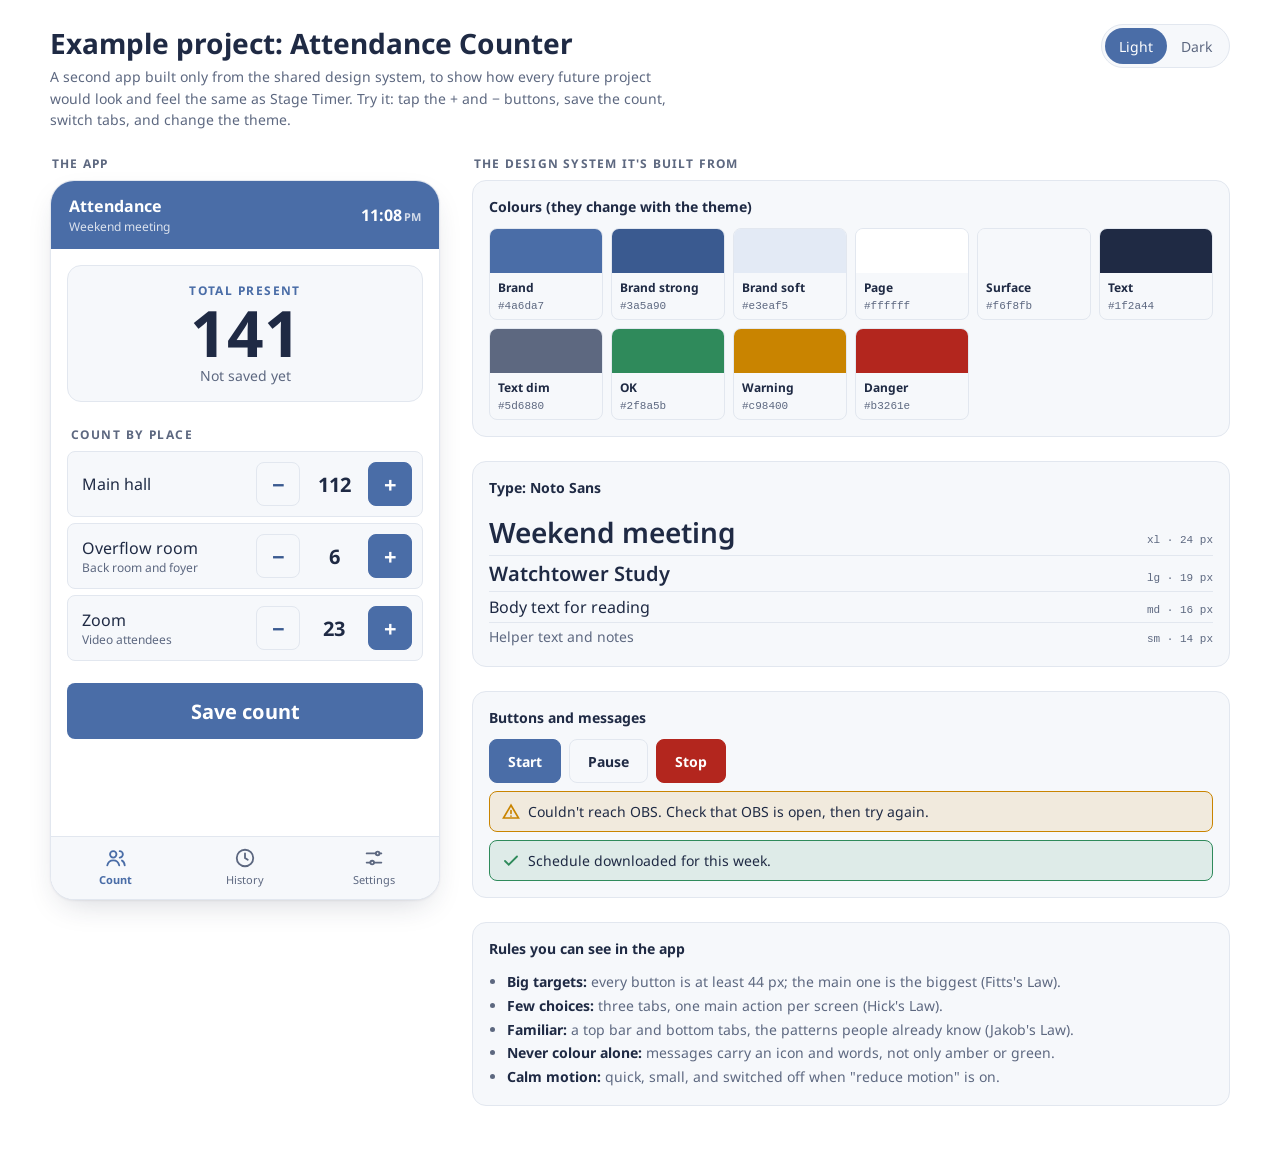
<file: examples/attendance-counter/index.html>
<!doctype html>
<html lang="en">
<head>
<meta charset="utf-8">
<meta name="viewport" content="width=device-width,initial-scale=1">
<title>Attendance Counter</title>
<link rel="preconnect" href="https://fonts.googleapis.com">
<link href="https://fonts.googleapis.com/css2?family=Noto+Sans:wght@400;500;600;700&display=swap" rel="stylesheet">
<!-- Every colour, size and space below comes from the shared design tokens -->
<link rel="stylesheet" href="../../tokens/tokens.css">
<style>
  * { box-sizing: border-box; }
  html, body { margin: 0; }
  body { background: var(--page); color: var(--text); font-family: var(--font); font-size: var(--text-md); padding: var(--space-5) var(--space-4) 48px; }
  button { font: inherit; color: inherit; cursor: pointer; border: 0; background: none; }
  :focus-visible { outline: 3px solid var(--brand); outline-offset: 2px; border-radius: 6px; }

  .page-head { max-width: 1180px; margin: 0 auto var(--space-5); display: flex; gap: var(--space-4); align-items: flex-start; justify-content: space-between; flex-wrap: wrap; }
  .page-head h1 { font-size: var(--text-xl); font-weight: var(--weight-bold); margin: 0 0 var(--space-1); }
  .page-head p { margin: 0; color: var(--text-dim); max-width: 640px; line-height: 1.55; font-size: var(--text-sm); }
  .theme { display: flex; background: var(--surface); border: 1px solid var(--line); border-radius: 99px; padding: 3px; }
  .theme button { padding: 6px 14px; border-radius: 99px; font-size: var(--text-sm); color: var(--text-dim); min-height: 36px; }
  .theme button[aria-pressed="true"] { background: var(--brand); color: var(--on-brand); }

  .layout { max-width: 1180px; margin: 0 auto; display: grid; grid-template-columns: minmax(0, 390px) minmax(0, 1fr); gap: var(--space-6); align-items: start; }
  @media (max-width: 900px) { .layout { grid-template-columns: 1fr; } }
  .label { font-size: var(--text-xs); letter-spacing: .1em; text-transform: uppercase; color: var(--text-dim); font-weight: var(--weight-bold); margin: 0 0 var(--space-2) 2px; }

  /* ---------- The example app ---------- */
  .app { background: var(--page); border: 1px solid var(--line); border-radius: var(--radius-lg); overflow: hidden; box-shadow: var(--shadow); display: flex; flex-direction: column; min-height: 720px; position: relative; }
  .topbar { background: var(--brand); color: var(--on-brand); padding: 14px 18px; display: flex; align-items: center; justify-content: space-between; }
  :root[data-theme="dark"] .topbar { background: var(--surface); color: var(--text); border-bottom: 1px solid var(--line); }
  .topbar h2 { font-size: var(--text-md); font-weight: var(--weight-bold); margin: 0; }
  .topbar small { display: block; font-size: var(--text-xs); opacity: .8; font-weight: var(--weight-regular); margin-top: 1px; }
  .now { font-weight: var(--weight-bold); font-variant-numeric: tabular-nums; }
  .now span { font-size: 11px; opacity: .75; margin-left: 2px; }
  .screen { flex: 1; padding: var(--space-4); display: none; }
  .screen.on { display: block; animation: enter .25s cubic-bezier(.2,.9,.3,1); }
  @keyframes enter { from { opacity: 0; transform: translateY(6px); } }

  .total { background: var(--surface); border: 1px solid var(--line); border-radius: var(--radius-md); padding: var(--space-4); text-align: center; }
  .total .k { font-size: var(--text-xs); letter-spacing: .12em; text-transform: uppercase; color: var(--brand); font-weight: var(--weight-bold); }
  .total .n { font-size: 64px; font-weight: 700; line-height: 1.05; font-variant-numeric: tabular-nums; display: inline-block; }
  .total .n.bump { animation: bump .15s ease-out; }
  @keyframes bump { 50% { transform: scale(1.06); } }
  .total .meta { color: var(--text-dim); font-size: var(--text-sm); }

  h3 { font-size: var(--text-xs); letter-spacing: .12em; text-transform: uppercase; color: var(--text-dim); font-weight: var(--weight-bold); margin: var(--space-5) 4px var(--space-2); }
  .row { display: flex; align-items: center; gap: var(--space-3); background: var(--surface); border: 1px solid var(--line); border-radius: var(--radius-sm); padding: 10px 10px 10px 14px; margin-bottom: 6px; }
  .row .nm { flex: 1; }
  .row .nm small { display: block; color: var(--text-dim); font-size: var(--text-xs); }
  .row .c { min-width: 44px; text-align: center; font-size: var(--text-lg); font-weight: var(--weight-bold); font-variant-numeric: tabular-nums; }
  .step { width: var(--tap-min); height: var(--tap-min); border-radius: var(--radius-sm); border: 1px solid var(--line); display: grid; place-items: center; font-size: 22px; font-weight: var(--weight-bold); color: var(--brand-strong); transition: transform .12s ease-out, background .12s; }
  .step.plus { background: var(--brand); border-color: var(--brand); color: var(--on-brand); }
  .step:active { transform: scale(.94); }

  .primary { width: 100%; height: var(--tap-main); border-radius: var(--radius-sm); background: var(--brand); color: var(--on-brand); font-size: var(--text-lg); font-weight: var(--weight-bold); margin-top: var(--space-4); transition: transform .12s ease-out; }
  .primary:active { transform: scale(.98); }

  .toast { position: absolute; left: var(--space-4); right: var(--space-4); bottom: 84px; background: var(--text); color: var(--page); border-radius: var(--radius-sm); padding: 12px 14px; font-size: var(--text-sm);
    display: flex; gap: var(--space-2); align-items: center; opacity: 0; transform: translateY(12px); transition: opacity .2s, transform .3s cubic-bezier(.2,.9,.3,1.2); pointer-events: none; }
  .toast.show { opacity: 1; transform: none; }

  .hist { display: flex; justify-content: space-between; align-items: center; }
  .hist .d { color: var(--text-dim); font-size: var(--text-sm); }
  .hist .v { font-weight: var(--weight-bold); font-variant-numeric: tabular-nums; }

  .opt { display: flex; align-items: center; justify-content: space-between; gap: var(--space-3); }
  .opt small { display: block; color: var(--text-dim); font-size: var(--text-xs); margin-top: 2px; }
  .switch { width: 44px; height: 26px; border-radius: 99px; background: var(--line); position: relative; flex: none; transition: background .15s; }
  .switch::after { content: ""; position: absolute; top: 3px; left: 3px; width: 20px; height: 20px; border-radius: 50%; background: #fff; transition: transform .15s ease-out; box-shadow: 0 1px 3px rgba(0,0,0,.25); }
  .switch[aria-checked="true"] { background: var(--brand); }
  .switch[aria-checked="true"]::after { transform: translateX(18px); }

  .tabs { display: grid; grid-template-columns: repeat(3, 1fr); border-top: 1px solid var(--line); background: var(--surface); }
  .tabs button { padding: 10px 0 12px; display: grid; justify-items: center; gap: 3px; font-size: 11px; color: var(--text-dim); min-height: 60px; }
  .tabs button svg { width: 22px; height: 22px; }
  .tabs button[aria-selected="true"] { color: var(--brand); font-weight: var(--weight-bold); }

  /* ---------- Design system sheet ---------- */
  .sheet { display: grid; gap: var(--space-5); }
  .panel { background: var(--surface); border: 1px solid var(--line); border-radius: var(--radius-md); padding: var(--space-4); }
  .panel h4 { margin: 0 0 var(--space-3); font-size: var(--text-sm); font-weight: var(--weight-bold); }
  .swatches { display: grid; grid-template-columns: repeat(auto-fill, minmax(104px, 1fr)); gap: var(--space-2); }
  .sw { border: 1px solid var(--line); border-radius: var(--radius-sm); overflow: hidden; font-size: var(--text-xs); }
  .sw i { display: block; height: 44px; }
  .sw div { padding: 6px 8px; } .sw b { display: block; font-weight: var(--weight-bold); } .sw code { color: var(--text-dim); font-size: 11px; }
  .type div { padding: 4px 0; border-bottom: 1px solid var(--line); display: flex; justify-content: space-between; align-items: baseline; gap: var(--space-3); }
  .type div:last-child { border-bottom: 0; } .type code { color: var(--text-dim); font-size: 11px; white-space: nowrap; }
  .demo { display: flex; flex-wrap: wrap; gap: var(--space-2); align-items: center; }
  .btn { height: var(--tap-min); padding: 0 18px; border-radius: var(--radius-sm); font-weight: var(--weight-bold); font-size: var(--text-sm); border: 1px solid var(--line); background: var(--surface); }
  .btn.p { background: var(--brand); border-color: var(--brand); color: var(--on-brand); }
  .btn.d { background: var(--danger); border-color: var(--danger); color: #fff; }
  .banner { border-radius: var(--radius-sm); padding: 10px 12px; font-size: var(--text-sm); display: flex; gap: var(--space-2); align-items: flex-start; margin-top: var(--space-2); border: 1px solid; }
  .banner svg { width: 18px; height: 18px; flex: none; margin-top: 1px; }
  .banner.warn { color: var(--text); border-color: var(--warn); background: color-mix(in srgb, var(--warn) 12%, var(--surface)); }
  .banner.warn svg { color: var(--warn); }
  .banner.ok { color: var(--text); border-color: var(--ok); background: color-mix(in srgb, var(--ok) 12%, var(--surface)); }
  .banner.ok svg { color: var(--ok); }
  .rules { margin: 0; padding-left: 18px; color: var(--text-dim); font-size: var(--text-sm); line-height: 1.7; }
  .rules b { color: var(--text); }

  @media (prefers-reduced-motion: reduce) { *, *::before, *::after { animation-duration: .01ms !important; transition-duration: .01ms !important; } }
</style>
</head>
<body>
  <div class="page-head">
    <div>
      <h1>Example project: Attendance Counter</h1>
      <p>A second app built only from the shared design system, to show how every future project would look and feel the same as Stage Timer. Try it: tap the + and − buttons, save the count, switch tabs, and change the theme.</p>
    </div>
    <div class="theme" role="group" aria-label="Theme">
      <button data-t="light" aria-pressed="true">Light</button>
      <button data-t="dark" aria-pressed="false">Dark</button>
    </div>
  </div>

  <div class="layout">
    <div>
      <p class="label">The app</p>
      <div class="app">
        <div class="topbar">
          <h2>Attendance<small id="meetingName">Weekend meeting</small></h2>
          <div class="now" id="now">7:42<span>PM</span></div>
        </div>

        <section class="screen on" id="s-count">
          <div class="total">
            <div class="k">Total present</div>
            <div class="n" id="total">0</div>
            <div class="meta" id="lastSaved">Not saved yet</div>
          </div>
          <h3>Count by place</h3>
          <div id="places"></div>
          <button class="primary" id="save">Save count</button>
        </section>

        <section class="screen" id="s-history">
          <h3 style="margin-top:4px">Recent meetings</h3>
          <div id="history"></div>
        </section>

        <section class="screen" id="s-settings">
          <h3 style="margin-top:4px">Options</h3>
          <div class="row opt"><div>Count Zoom attendees<small>Adds a line for people joining by video</small></div><button class="switch" role="switch" aria-checked="true" id="zoomSw" aria-label="Count Zoom attendees"></button></div>
          <div class="row opt"><div>Dark theme<small>Easier on the eyes in a dim hall</small></div><button class="switch" role="switch" aria-checked="false" id="darkSw" aria-label="Dark theme"></button></div>
        </section>

        <div class="toast" id="toast" role="status" aria-live="polite">
          <svg viewBox="0 0 24 24" width="18" height="18" fill="none" stroke="currentColor" stroke-width="2.4" stroke-linecap="round" stroke-linejoin="round"><path d="M20 6 9 17l-5-5"/></svg>
          <span id="toastText">Saved</span>
        </div>

        <nav class="tabs" role="tablist">
          <button role="tab" aria-selected="true" data-s="count"><svg viewBox="0 0 24 24" fill="none" stroke="currentColor" stroke-width="2" stroke-linecap="round"><circle cx="9" cy="8" r="3.5"/><path d="M2.5 20c.8-3.6 3.3-5.5 6.5-5.5s5.7 1.9 6.5 5.5"/><path d="M16 4.5a3.5 3.5 0 0 1 0 7M18.5 14.8c1.7.8 2.7 2.5 3 5.2"/></svg>Count</button>
          <button role="tab" aria-selected="false" data-s="history"><svg viewBox="0 0 24 24" fill="none" stroke="currentColor" stroke-width="2" stroke-linecap="round"><circle cx="12" cy="12" r="9"/><path d="M12 7v5l3 2"/></svg>History</button>
          <button role="tab" aria-selected="false" data-s="settings"><svg viewBox="0 0 24 24" fill="none" stroke="currentColor" stroke-width="2" stroke-linecap="round"><path d="M4 7h10M18 7h2M4 17h4M12 17h8"/><circle cx="16" cy="7" r="2"/><circle cx="10" cy="17" r="2"/></svg>Settings</button>
        </nav>
      </div>
    </div>

    <div class="sheet">
      <div>
        <p class="label">The design system it's built from</p>
        <div class="panel">
          <h4>Colours (they change with the theme)</h4>
          <div class="swatches" id="swatches"></div>
        </div>
      </div>
      <div class="panel">
        <h4>Type: Noto Sans</h4>
        <div class="type">
          <div><span style="font-size:var(--text-xl);font-weight:600">Weekend meeting</span><code>xl · 24 px</code></div>
          <div><span style="font-size:var(--text-lg);font-weight:600">Watchtower Study</span><code>lg · 19 px</code></div>
          <div><span style="font-size:var(--text-md)">Body text for reading</span><code>md · 16 px</code></div>
          <div><span style="font-size:var(--text-sm);color:var(--text-dim)">Helper text and notes</span><code>sm · 14 px</code></div>
        </div>
      </div>
      <div class="panel">
        <h4>Buttons and messages</h4>
        <div class="demo">
          <button class="btn p">Start</button>
          <button class="btn">Pause</button>
          <button class="btn d">Stop</button>
        </div>
        <div class="banner warn"><svg viewBox="0 0 24 24" fill="none" stroke="currentColor" stroke-width="2.2" stroke-linecap="round"><path d="M12 3 2 20h20L12 3z"/><path d="M12 10v4M12 17.5v.01"/></svg><span>Couldn't reach OBS. Check that OBS is open, then try again.</span></div>
        <div class="banner ok"><svg viewBox="0 0 24 24" fill="none" stroke="currentColor" stroke-width="2.4" stroke-linecap="round"><path d="M20 6 9 17l-5-5"/></svg><span>Schedule downloaded for this week.</span></div>
      </div>
      <div class="panel">
        <h4>Rules you can see in the app</h4>
        <ul class="rules">
          <li><b>Big targets:</b> every button is at least 44 px; the main one is the biggest (Fitts's Law).</li>
          <li><b>Few choices:</b> three tabs, one main action per screen (Hick's Law).</li>
          <li><b>Familiar:</b> a top bar and bottom tabs, the patterns people already know (Jakob's Law).</li>
          <li><b>Never colour alone:</b> messages carry an icon and words, not only amber or green.</li>
          <li><b>Calm motion:</b> quick, small, and switched off when "reduce motion" is on.</li>
        </ul>
      </div>
    </div>
  </div>

<script>
  const $ = (id) => document.getElementById(id);
  const places = [
    { key: 'hall', name: 'Main hall', count: 112 },
    { key: 'overflow', name: 'Overflow room', hint: 'Back room and foyer', count: 6 },
    { key: 'zoom', name: 'Zoom', hint: 'Video attendees', count: 23 },
  ];
  let zoomOn = true;
  const history = [
    { d: 'Thu, Oct 29 · Midweek', v: 128 },
    { d: 'Sun, Oct 25 · Weekend', v: 152 },
    { d: 'Thu, Oct 22 · Midweek', v: 131 },
    { d: 'Sun, Oct 18 · Weekend', v: 147 },
  ];

  const total = () => places.filter((p) => p.key !== 'zoom' || zoomOn).reduce((s, p) => s + p.count, 0);
  const clock = (d = new Date()) => `${d.getHours() % 12 || 12}:${String(d.getMinutes()).padStart(2, '0')}`;
  const ampm = (d = new Date()) => (d.getHours() < 12 ? 'AM' : 'PM');

  function drawPlaces() {
    $('places').innerHTML = places.filter((p) => p.key !== 'zoom' || zoomOn).map((p) => `
      <div class="row">
        <div class="nm">${p.name}${p.hint ? `<small>${p.hint}</small>` : ''}</div>
        <button class="step" data-k="${p.key}" data-d="-1" aria-label="One less in ${p.name}">−</button>
        <div class="c" aria-live="polite">${p.count}</div>
        <button class="step plus" data-k="${p.key}" data-d="1" aria-label="One more in ${p.name}">+</button>
      </div>`).join('');
    const n = $('total');
    n.textContent = total();
    n.classList.remove('bump'); void n.offsetWidth; n.classList.add('bump');
  }
  function drawHistory() {
    $('history').innerHTML = history.map((h) => `<div class="row hist"><span class="d">${h.d}</span><span class="v">${h.v}</span></div>`).join('');
  }

  $('places').addEventListener('click', (e) => {
    const b = e.target.closest('.step');
    if (!b) return;
    const p = places.find((x) => x.key === b.dataset.k);
    p.count = Math.max(0, p.count + Number(b.dataset.d));
    drawPlaces();
  });

  let toastTimer;
  $('save').addEventListener('click', () => {
    const now = new Date();
    $('lastSaved').textContent = `Saved at ${clock(now)} ${ampm(now)}`;
    history.unshift({ d: 'Sat, Oct 31 · Weekend', v: total() });
    drawHistory();
    $('toastText').textContent = `Saved: ${total()} present`;
    $('toast').classList.add('show');
    clearTimeout(toastTimer);
    toastTimer = setTimeout(() => $('toast').classList.remove('show'), 2200);
  });

  document.querySelector('.tabs').addEventListener('click', (e) => {
    const b = e.target.closest('button');
    if (!b) return;
    document.querySelectorAll('.tabs button').forEach((t) => t.setAttribute('aria-selected', t === b));
    document.querySelectorAll('.screen').forEach((s) => s.classList.toggle('on', s.id === 's-' + b.dataset.s));
  });

  $('zoomSw').addEventListener('click', (e) => {
    zoomOn = !zoomOn;
    e.currentTarget.setAttribute('aria-checked', zoomOn);
    drawPlaces();
  });

  const swatchList = [
    ['Brand', '--brand'], ['Brand strong', '--brand-strong'], ['Brand soft', '--brand-soft'], ['Page', '--page'],
    ['Surface', '--surface'], ['Text', '--text'], ['Text dim', '--text-dim'], ['OK', '--ok'], ['Warning', '--warn'], ['Danger', '--danger'],
  ];
  function drawSwatches() {
    const cs = getComputedStyle(document.documentElement);
    $('swatches').innerHTML = swatchList.map(([n, v]) => `<div class="sw"><i style="background:var(${v})"></i><div><b>${n}</b><code>${cs.getPropertyValue(v).trim()}</code></div></div>`).join('');
  }

  function setTheme(t) {
    document.documentElement.dataset.theme = t;
    document.querySelectorAll('.theme button').forEach((b) => b.setAttribute('aria-pressed', b.dataset.t === t));
    $('darkSw').setAttribute('aria-checked', t === 'dark');
    drawSwatches();
  }
  document.querySelector('.theme').addEventListener('click', (e) => { const b = e.target.closest('button'); if (b) setTheme(b.dataset.t); });
  $('darkSw').addEventListener('click', () => setTheme(document.documentElement.dataset.theme === 'dark' ? 'light' : 'dark'));

  function tick() { $('now').innerHTML = `${clock()}<span>${ampm()}</span>`; }
  tick(); setInterval(tick, 1000);
  setTheme(matchMedia('(prefers-color-scheme: dark)').matches ? 'dark' : 'light');
  drawPlaces(); drawHistory();
</script>
</body>
</html>
</file>
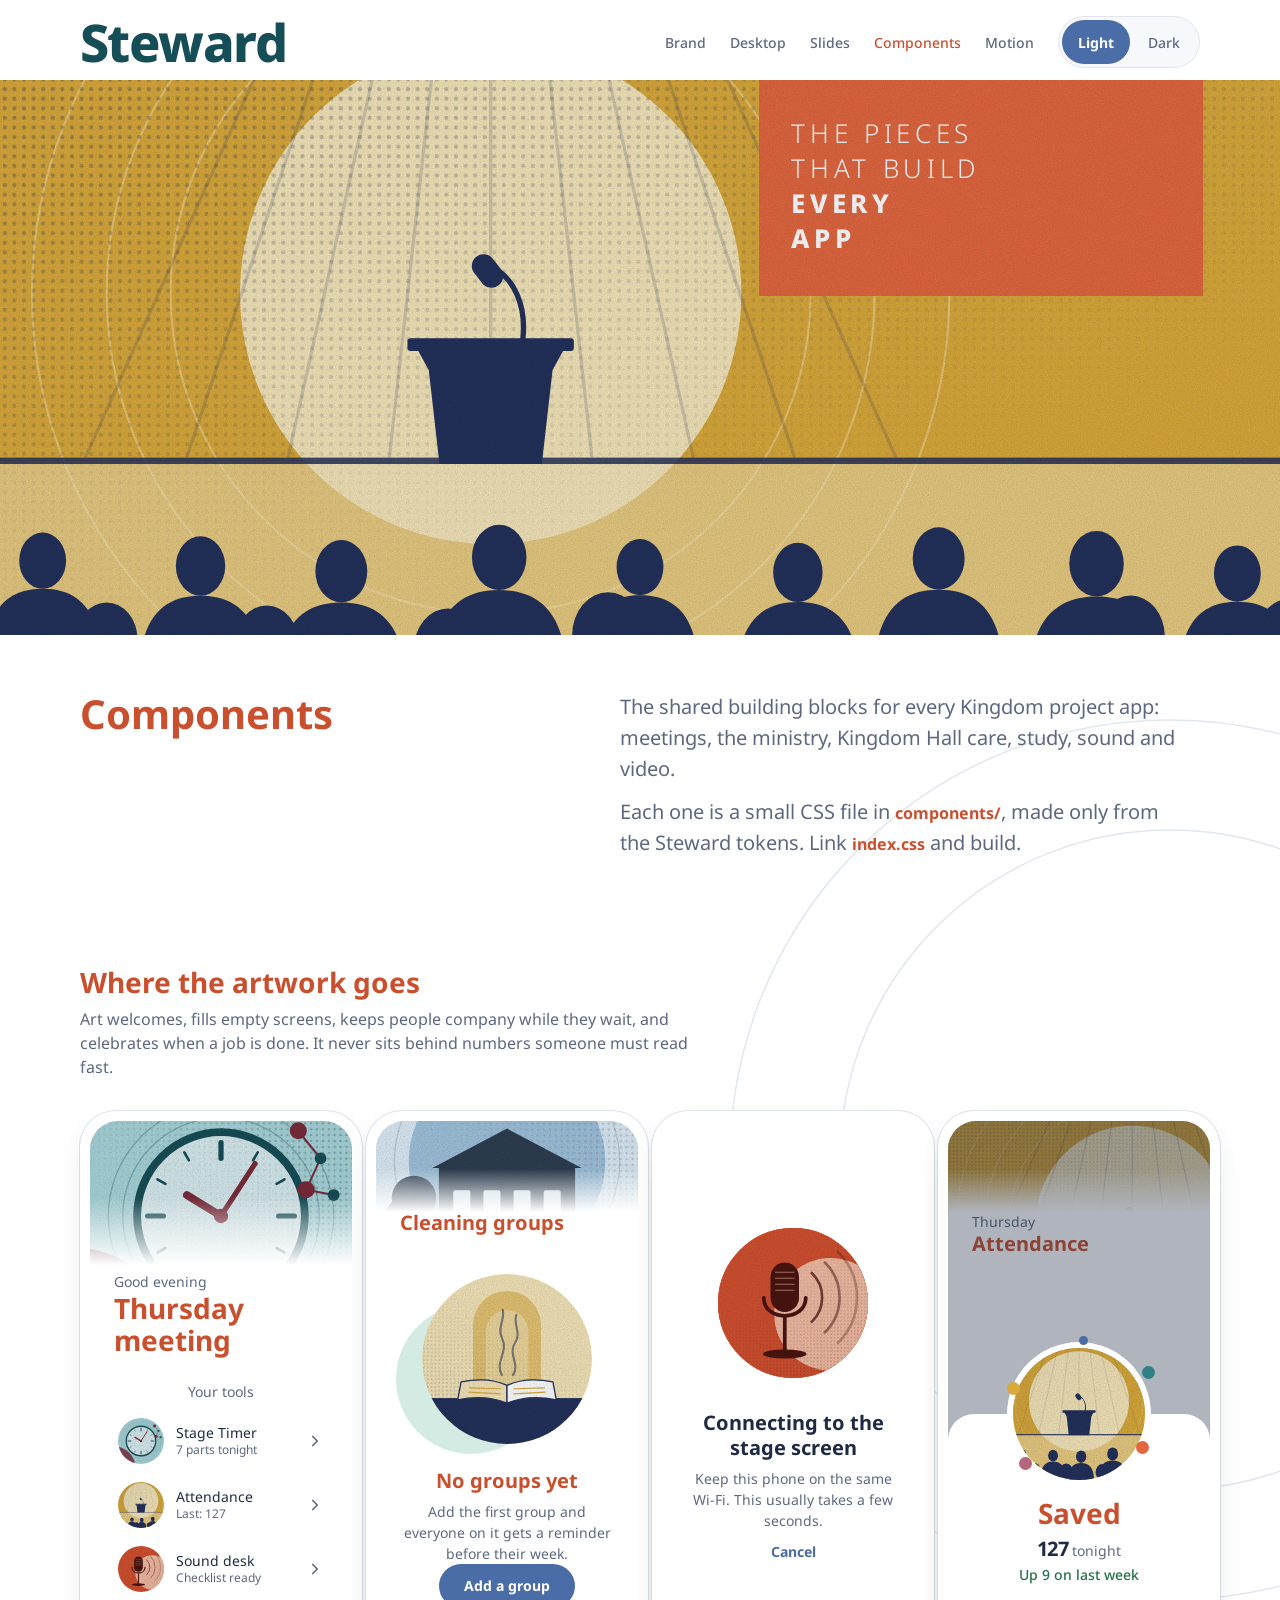
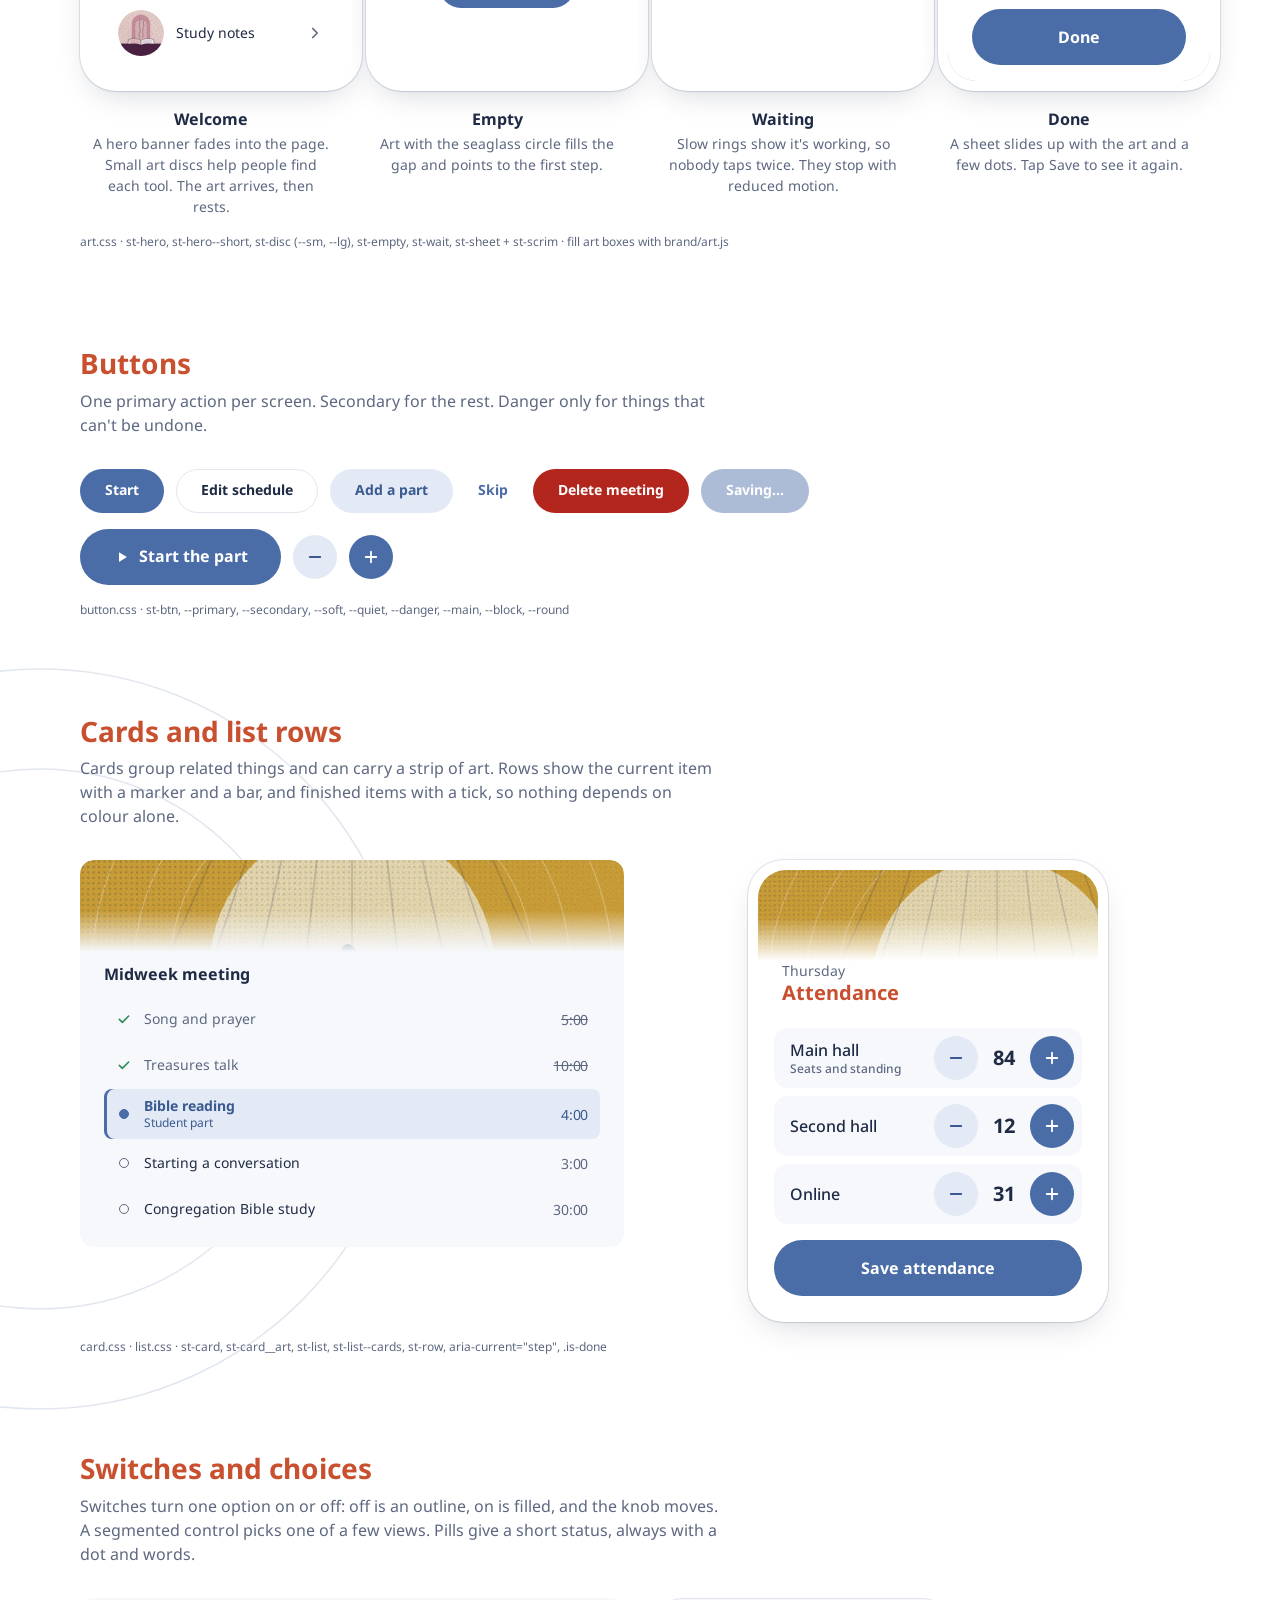
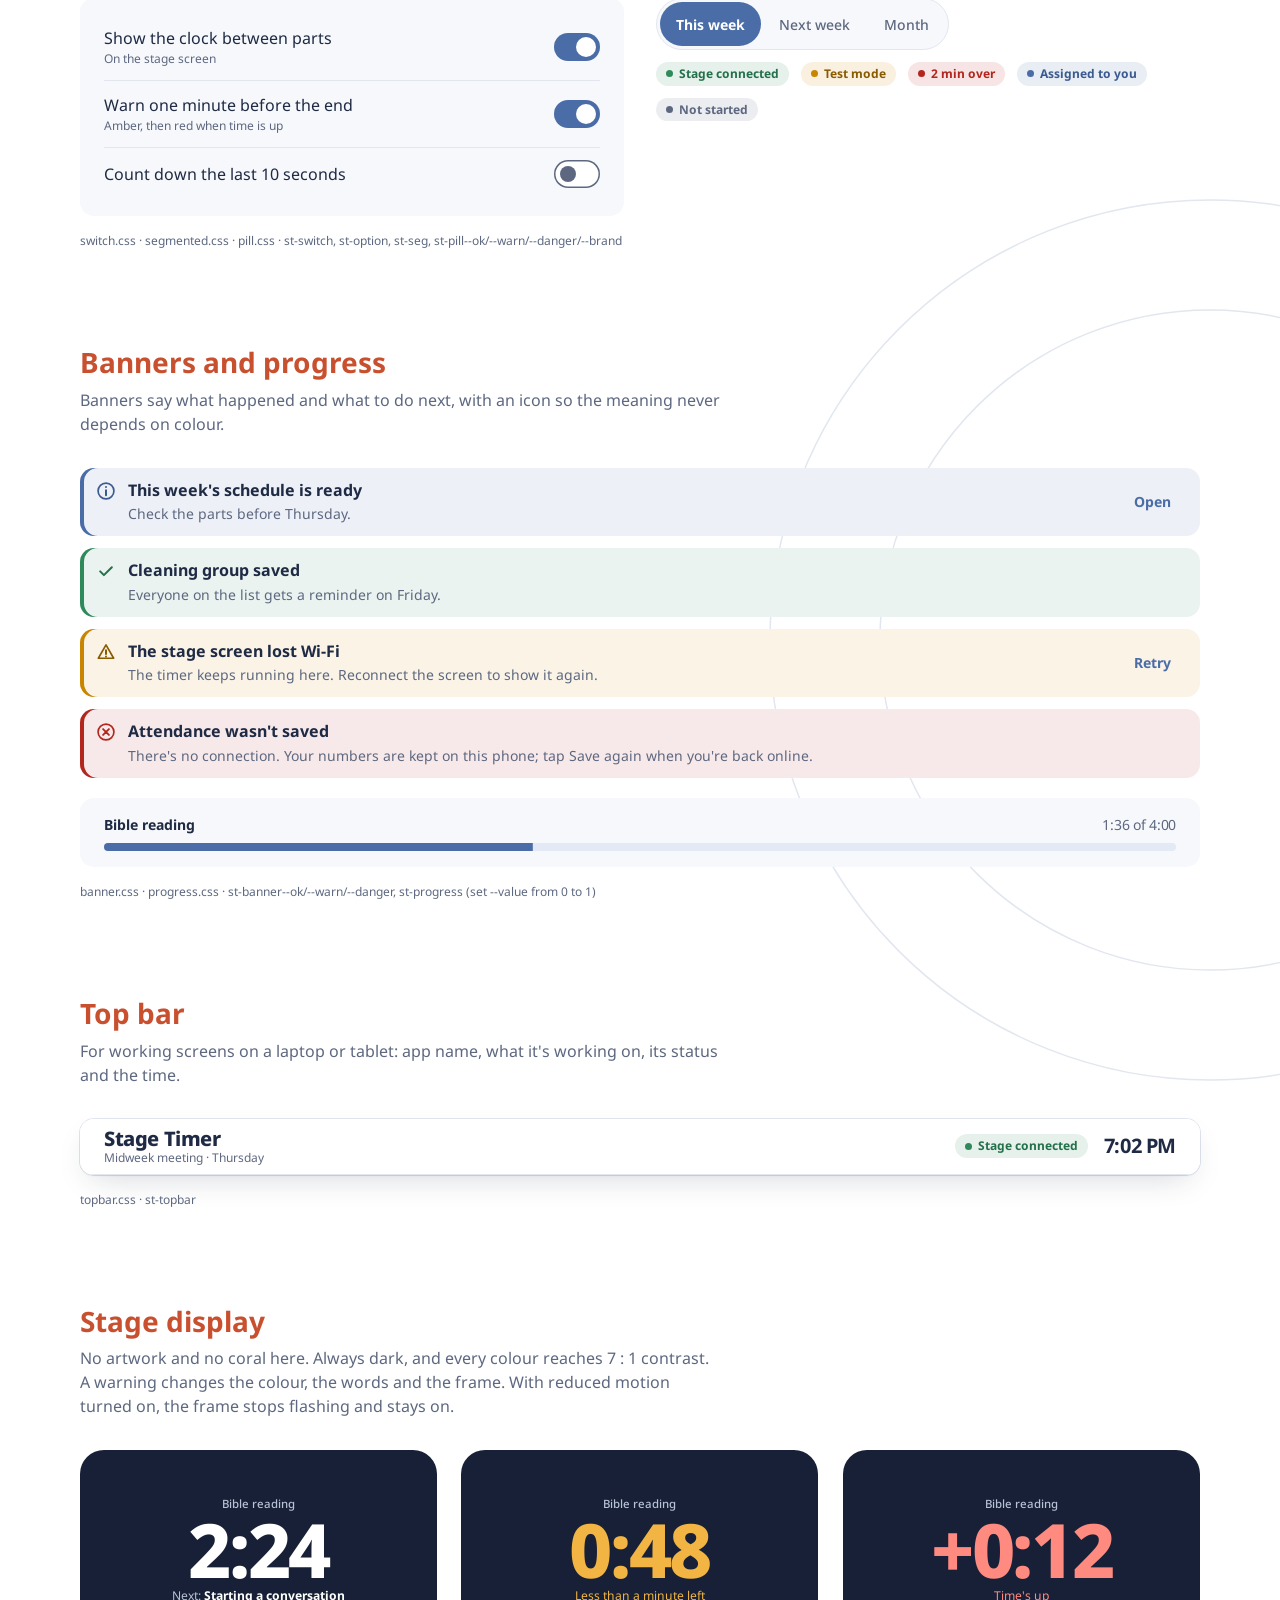
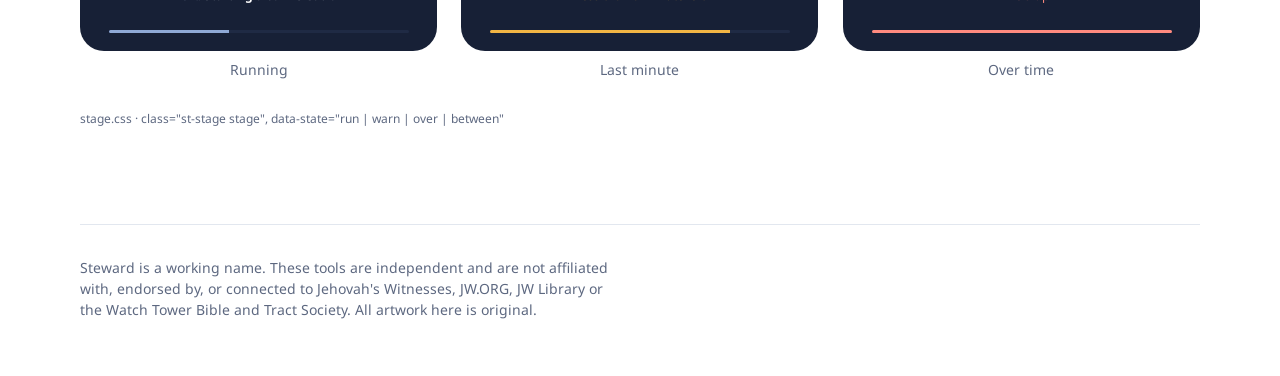
<file: examples/components/index.html>
<!doctype html>
<html lang="en">
<head>
<meta charset="utf-8">
<meta name="viewport" content="width=device-width,initial-scale=1">
<title>Steward Components</title>
<link rel="preconnect" href="https://fonts.googleapis.com">
<link href="https://fonts.googleapis.com/css2?family=Noto+Sans:wght@300;400;500;600;700;800&display=swap" rel="stylesheet">
<link rel="stylesheet" href="../../tokens/tokens.css">
<link rel="stylesheet" href="../../components/index.css">
<style>
  /* Page layout only, matching brand/index.html; everything inside the phones and demos comes from components/ */
  body { overflow-x: hidden; }
  .wrap { max-width: 1120px; margin: 0 auto; padding: 0 var(--space-5); position: relative; }
  .masthead { display: flex; align-items: center; justify-content: space-between; gap: var(--space-4); padding: var(--space-4) 0 var(--space-3); flex-wrap: wrap; }
  .masthead > b { font-size: clamp(34px, 5vw, 52px); font-weight: var(--weight-black); letter-spacing: -0.03em; color: var(--duo-deepteal); line-height: 1; }
  :root[data-theme="dark"] .masthead > b { color: var(--duo-aqua); }
  .masthead nav { display: flex; gap: var(--space-5); font-size: var(--text-sm); font-weight: var(--weight-medium); }
  .masthead nav a { color: var(--text-dim); text-decoration: none; } .masthead nav a[aria-current] { color: var(--coral); }
  .masthead .right { display: flex; align-items: center; gap: var(--space-5); flex-wrap: wrap; }

  .cover { position: relative; aspect-ratio: 1200 / 520; max-height: 62vh; width: 100%; overflow: hidden; }
  .cover .art-wrap, .cover .art-wrap svg { position: absolute; inset: 0; width: 100%; height: 100%; }
  .cover .block { position: absolute; top: 0; right: 6%; width: min(34%, 380px); background: var(--coral-bright); color: #fff; padding: clamp(18px, 3vw, 36px) clamp(16px, 2.6vw, 32px) clamp(20px, 3.2vw, 40px); }
  .cover .block span { display: block; text-transform: uppercase; letter-spacing: var(--tracking-cover); font-size: clamp(15px, 2.1vw, 26px); line-height: 1.35; font-weight: var(--weight-light); }
  .cover .block span.b { font-weight: var(--weight-black); }
  @media (max-width: 700px) { .cover { aspect-ratio: 4 / 3.4; max-height: none; } .cover .art-wrap svg { width: 170%; left: -46%; } .cover .block { right: auto; left: 0; top: auto; bottom: 0; width: 78%; } }

  .lede { display: grid; grid-template-columns: 1fr 1.2fr; gap: var(--space-7); padding: var(--space-7) 0 0; align-items: start; }
  .lede h1 { font-size: var(--text-2xl); line-height: 1.15; color: var(--coral); margin: 0; }
  .lede p { margin: 0 0 var(--space-3); color: var(--text-dim); font-size: var(--text-lg); line-height: 1.55; max-width: 52ch; }
  .lede code { font-size: var(--text-md); color: var(--coral); font-family: var(--font); font-weight: var(--weight-bold); }

  section.part { padding: var(--space-8) 0 0; position: relative; }
  .rings { position: absolute; pointer-events: none; z-index: -1; color: var(--line); }
  .head { max-width: 640px; margin-bottom: var(--space-6); }
  .head h2 { font-size: var(--text-xl); color: var(--coral); margin: 0 0 var(--space-2); line-height: 1.2; }
  .head p { margin: 0; color: var(--text-dim); }
  .file { display: block; margin-top: var(--space-4); font-family: var(--font); font-size: var(--text-xs); color: var(--text-dim); }

  .phones { display: grid; grid-template-columns: repeat(4, 1fr); gap: var(--space-6) var(--space-5); align-items: start; }
  .phone { border-radius: 36px; padding: 10px; background: var(--page); box-shadow: var(--shadow), 0 0 0 1px var(--line); max-width: 300px; width: 100%; margin: 0 auto; }
  .screen { position: relative; border-radius: 28px; overflow: hidden; background: var(--page); min-height: 560px; display: flex; flex-direction: column; }
  .screen .pad { padding: var(--space-4); display: grid; gap: var(--space-2); }
  .screen .st-empty, .screen .st-wait { flex: 1; }
  .ex h4 { margin: var(--space-4) 0 2px; font-size: var(--text-md); text-align: center; }
  .ex p { margin: 0 auto; color: var(--text-dim); font-size: var(--text-sm); text-align: center; max-width: 30ch; }
  .lbl { font-size: var(--text-sm); color: var(--text-dim); margin: var(--space-2) 4px 0; }
  .count { display: flex; gap: var(--space-2); align-items: center; }
  .done-body { padding: var(--space-5); display: grid; gap: var(--space-3); margin-top: auto; }
  .sheet-dots i:nth-of-type(1) { background: var(--duo-mustard); left: -6px; top: 34px; } .sheet-dots i:nth-of-type(2) { background: var(--teal); right: -10px; top: 18px; }
  .sheet-dots i:nth-of-type(3) { background: var(--coral-bright); right: -4px; bottom: 26px; } .sheet-dots i:nth-of-type(4) { background: var(--duo-rose); left: 6px; bottom: 10px; }
  .sheet-dots i:nth-of-type(5) { background: var(--brand); left: 50%; top: -12px; width: 9px; height: 9px; }

  .demo { display: flex; flex-wrap: wrap; gap: var(--space-3); align-items: center; }
  .grid2 { display: grid; grid-template-columns: 1fr 1fr; gap: var(--space-6); align-items: start; }
  .grid3 { display: grid; grid-template-columns: repeat(3, 1fr); gap: var(--space-5); }
  .stack { display: grid; gap: var(--space-3); }
  .cap { color: var(--text-dim); font-size: var(--text-sm); margin-top: var(--space-2); text-align: center; }

  footer { margin-top: var(--space-8); padding: var(--space-6) 0 var(--space-7); border-top: 1px solid var(--line); color: var(--text-dim); font-size: var(--text-sm); }
  footer p { margin: 0; max-width: 66ch; }
  @media (max-width: 1000px) { .phones { grid-template-columns: repeat(2, 1fr); } }
  @media (max-width: 820px) { .lede, .grid2, .grid3 { grid-template-columns: 1fr; gap: var(--space-5); } }
  @media (max-width: 600px) { .phones { grid-template-columns: 1fr; } }
</style>
</head>
<body class="st-page">
<svg width="0" height="0" style="position:absolute" aria-hidden="true">
  <symbol id="i-check" viewBox="0 0 24 24"><path d="M5 12.5l4.5 4.5L19 7.5" fill="none" stroke="currentColor" stroke-width="2.4" stroke-linecap="round" stroke-linejoin="round"/></symbol>
  <symbol id="i-info" viewBox="0 0 24 24"><circle cx="12" cy="12" r="9.5" fill="none" stroke="currentColor" stroke-width="2"/><path d="M12 11v6M12 7.2v.1" stroke="currentColor" stroke-width="2.4" stroke-linecap="round"/></symbol>
  <symbol id="i-warn" viewBox="0 0 24 24"><path d="M12 3.5L2.8 19.5h18.4z" fill="none" stroke="currentColor" stroke-width="2" stroke-linejoin="round"/><path d="M12 10v4.5M12 17.3v.1" stroke="currentColor" stroke-width="2.4" stroke-linecap="round"/></symbol>
  <symbol id="i-stop" viewBox="0 0 24 24"><circle cx="12" cy="12" r="9.5" fill="none" stroke="currentColor" stroke-width="2"/><path d="M8.5 8.5l7 7M15.5 8.5l-7 7" stroke="currentColor" stroke-width="2.2" stroke-linecap="round"/></symbol>
  <symbol id="i-plus" viewBox="0 0 24 24"><path d="M12 5v14M5 12h14" stroke="currentColor" stroke-width="2.4" stroke-linecap="round"/></symbol>
  <symbol id="i-minus" viewBox="0 0 24 24"><path d="M5 12h14" stroke="currentColor" stroke-width="2.4" stroke-linecap="round"/></symbol>
  <symbol id="i-play" viewBox="0 0 24 24"><path d="M8 5.5v13l10.5-6.5z" fill="currentColor"/></symbol>
  <symbol id="i-chev" viewBox="0 0 24 24"><path d="M9 6l6 6-6 6" fill="none" stroke="currentColor" stroke-width="2.2" stroke-linecap="round" stroke-linejoin="round"/></symbol>
</svg>

<div class="wrap">
  <header class="masthead">
    <b>Steward</b>
    <div class="right">
      <nav><a href="../../brand/index.html">Brand</a><a href="../../brand/desktop.html">Desktop</a><a href="../../brand/slides.html">Slides</a><a href="index.html" aria-current="page">Components</a><a href="../motion/index.html">Motion</a></nav>
      <div class="st-seg" role="group" aria-label="Theme"><button data-t="light" aria-pressed="true">Light</button><button data-t="dark" aria-pressed="false">Dark</button></div>
    </div>
  </header>
</div>

<div class="cover art-grain" role="img" aria-label="Artwork: a lectern on the platform in front of a warm circle of light">
  <div class="art-wrap" id="coverArt"></div>
  <div class="block" aria-hidden="true"><span>The pieces</span><span>that build</span><span class="b">every</span><span class="b">app</span></div>
</div>

<div class="wrap">
  <div class="lede">
    <h1>Components</h1>
    <div>
      <p>The shared building blocks for every Kingdom project app: meetings, the ministry, Kingdom Hall care, study, sound and video.</p>
      <p>Each one is a small CSS file in <code>components/</code>, made only from the Steward tokens. Link <code>index.css</code> and build.</p>
    </div>
  </div>

  <!-- ============ Artwork ============ -->
  <section class="part" aria-labelledby="h-art">
    <svg class="rings" style="width:900px;height:900px;right:-420px;top:-160px" viewBox="0 0 900 900" aria-hidden="true"><g fill="none" stroke="currentColor" stroke-width="1.5"><circle cx="450" cy="450" r="440"/><circle cx="450" cy="450" r="330"/></g></svg>
    <div class="head">
      <h2 id="h-art">Where the artwork goes</h2>
      <p>Art welcomes, fills empty screens, keeps people company while they wait, and celebrates when a job is done. It never sits behind numbers someone must read fast.</p>
    </div>
    <div class="phones">
      <div class="ex">
        <div class="phone"><div class="screen">
          <header class="st-hero"><div class="st-hero__art art-grain st-arrive st-rest" id="aHome"></div><div class="st-hero__title"><small>Good evening</small><h2>Thursday meeting</h2></div></header>
          <div class="pad">
            <p class="lbl">Your tools</p>
            <ul class="st-list">
              <li><a class="st-row" href="#" onclick="return false"><span class="st-disc st-disc--sm art-grain st-arrive" style="--arrive-delay:120ms" id="tClock"></span><span class="st-row__label">Stage Timer<small>7 parts tonight</small></span><svg width="18" height="18" style="color:var(--text-dim)" aria-hidden="true"><use href="#i-chev"/></svg></a></li>
              <li><a class="st-row" href="#" onclick="return false"><span class="st-disc st-disc--sm art-grain st-arrive" style="--arrive-delay:180ms" id="tCount"></span><span class="st-row__label">Attendance<small>Last: 127</small></span><svg width="18" height="18" style="color:var(--text-dim)" aria-hidden="true"><use href="#i-chev"/></svg></a></li>
              <li><a class="st-row" href="#" onclick="return false"><span class="st-disc st-disc--sm art-grain st-arrive" style="--arrive-delay:240ms" id="tSound"></span><span class="st-row__label">Sound desk<small>Checklist ready</small></span><svg width="18" height="18" style="color:var(--text-dim)" aria-hidden="true"><use href="#i-chev"/></svg></a></li>
              <li><a class="st-row" href="#" onclick="return false"><span class="st-disc st-disc--sm art-grain st-arrive" style="--arrive-delay:300ms" id="tBook"></span><span class="st-row__label">Study notes</span><svg width="18" height="18" style="color:var(--text-dim)" aria-hidden="true"><use href="#i-chev"/></svg></a></li>
            </ul>
          </div>
        </div></div>
        <h4>Welcome</h4><p>A hero banner fades into the page. Small art discs help people find each tool. The art arrives, then rests.</p>
      </div>

      <div class="ex">
        <div class="phone"><div class="screen">
          <header class="st-hero st-hero--short"><div class="st-hero__art art-grain" id="aCleanHero"></div><div class="st-hero__title"><h2>Cleaning groups</h2></div></header>
          <div class="st-empty">
            <div class="st-empty__art st-arrive st-rest"><span class="st-disc art-grain" id="aEmpty"></span></div>
            <h3>No groups yet</h3>
            <p>Add the first group and everyone on it gets a reminder before their week.</p>
            <button class="st-btn st-btn--primary">Add a group</button>
          </div>
        </div></div>
        <h4>Empty</h4><p>Art with the seaglass circle fills the gap and points to the first step.</p>
      </div>

      <div class="ex">
        <div class="phone"><div class="screen">
          <div class="st-wait">
            <div class="st-wait__art"><span class="st-disc art-grain" id="aWait"></span></div>
            <h3>Connecting to the stage screen</h3>
            <p>Keep this phone on the same Wi-Fi. This usually takes a few seconds.</p>
            <button class="st-btn st-btn--quiet">Cancel</button>
          </div>
        </div></div>
        <h4>Waiting</h4><p>Slow rings show it's working, so nobody taps twice. They stop with reduced motion.</p>
      </div>

      <div class="ex">
        <div class="phone"><div class="screen" id="doneScreen">
          <header class="st-hero st-hero--short"><div class="st-hero__art art-grain" id="aDoneHero"></div><div class="st-hero__title"><small>Thursday</small><h2>Attendance</h2></div></header>
          <div class="done-body">
            <div class="st-card"><div style="display:flex;justify-content:space-between;align-items:baseline"><span>Total tonight</span><b class="st-num" style="font-size:var(--text-xl)">127</b></div></div>
            <button class="st-btn st-btn--primary st-btn--main st-btn--block" id="saveBtn">Save attendance</button>
          </div>
          <div class="st-scrim" id="scrim"></div>
          <div class="st-sheet" id="sheet" role="dialog" aria-label="Attendance saved">
            <div class="st-sheet__art sheet-dots"><span class="st-disc art-grain" id="aDone"></span><i></i><i></i><i></i><i></i><i></i></div>
            <h3>Saved</h3>
            <p><b class="st-num">127</b> tonight</p>
            <p style="color:var(--ok-text);font-size:var(--text-sm);font-weight:500">Up 9 on last week</p>
            <button class="st-btn st-btn--primary st-btn--main st-btn--block" id="doneBtn">Done</button>
          </div>
        </div></div>
        <h4>Done</h4><p>A sheet slides up with the art and a few dots. Tap Save to see it again.</p>
      </div>
    </div>
    <code class="file">art.css · st-hero, st-hero--short, st-disc (--sm, --lg), st-empty, st-wait, st-sheet + st-scrim · fill art boxes with brand/art.js</code>
  </section>

  <!-- ============ Buttons ============ -->
  <section class="part" aria-labelledby="h-btn">
    <div class="head"><h2 id="h-btn">Buttons</h2><p>One primary action per screen. Secondary for the rest. Danger only for things that can't be undone.</p></div>
    <div class="demo">
      <button class="st-btn st-btn--primary">Start</button>
      <button class="st-btn st-btn--secondary">Edit schedule</button>
      <button class="st-btn st-btn--soft">Add a part</button>
      <button class="st-btn st-btn--quiet">Skip</button>
      <button class="st-btn st-btn--danger">Delete meeting</button>
      <button class="st-btn st-btn--primary" disabled>Saving…</button>
    </div>
    <div class="demo" style="margin-top:var(--space-4)">
      <button class="st-btn st-btn--primary st-btn--main"><svg aria-hidden="true"><use href="#i-play"/></svg>Start the part</button>
      <button class="st-btn st-btn--soft st-btn--round" aria-label="Take one away"><svg aria-hidden="true"><use href="#i-minus"/></svg></button>
      <button class="st-btn st-btn--primary st-btn--round" aria-label="Add one"><svg aria-hidden="true"><use href="#i-plus"/></svg></button>
    </div>
    <code class="file">button.css · st-btn, --primary, --secondary, --soft, --quiet, --danger, --main, --block, --round</code>
  </section>

  <!-- ============ Cards and rows ============ -->
  <section class="part" aria-labelledby="h-rows">
    <svg class="rings" style="width:760px;height:760px;left:-420px;top:40px" viewBox="0 0 760 760" aria-hidden="true"><g fill="none" stroke="currentColor" stroke-width="1.5"><circle cx="380" cy="380" r="370"/><circle cx="380" cy="380" r="270"/></g></svg>
    <div class="head"><h2 id="h-rows">Cards and list rows</h2><p>Cards group related things and can carry a strip of art. Rows show the current item with a marker and a bar, and finished items with a tick, so nothing depends on colour alone.</p></div>
    <div class="grid2">
      <div class="st-card">
        <div class="st-card__art art-grain" id="aCard"></div>
        <h3 class="st-card__title">Midweek meeting</h3>
        <ol class="st-list">
          <li><button class="st-row is-done"><span class="st-row__mark"><svg aria-hidden="true"><use href="#i-check"/></svg></span><span class="st-row__label">Song and prayer</span><span class="st-row__meta st-num">5:00</span></button></li>
          <li><button class="st-row is-done"><span class="st-row__mark"><svg aria-hidden="true"><use href="#i-check"/></svg></span><span class="st-row__label">Treasures talk</span><span class="st-row__meta st-num">10:00</span></button></li>
          <li><button class="st-row" aria-current="step"><span class="st-row__mark"></span><span class="st-row__label">Bible reading<small>Student part</small></span><span class="st-row__meta st-num">4:00</span></button></li>
          <li><button class="st-row"><span class="st-row__mark"></span><span class="st-row__label">Starting a conversation</span><span class="st-row__meta st-num">3:00</span></button></li>
          <li><button class="st-row"><span class="st-row__mark"></span><span class="st-row__label">Congregation Bible study</span><span class="st-row__meta st-num">30:00</span></button></li>
        </ol>
      </div>
      <div class="phone" style="max-width:340px"><div class="screen" style="min-height:0">
        <header class="st-hero st-hero--short"><div class="st-hero__art art-grain" id="aCount"></div><div class="st-hero__title"><small>Thursday</small><h2>Attendance</h2></div></header>
        <div class="pad">
          <ol class="st-list st-list--cards">
            <li class="st-row"><span class="st-row__label">Main hall<small>Seats and standing</small></span><span class="count"><button class="st-btn st-btn--soft st-btn--round" aria-label="Main hall, take one away"><svg aria-hidden="true"><use href="#i-minus"/></svg></button><span class="st-row__meta st-num">84</span><button class="st-btn st-btn--primary st-btn--round" aria-label="Main hall, add one"><svg aria-hidden="true"><use href="#i-plus"/></svg></button></span></li>
            <li class="st-row"><span class="st-row__label">Second hall</span><span class="count"><button class="st-btn st-btn--soft st-btn--round" aria-label="Second hall, take one away"><svg aria-hidden="true"><use href="#i-minus"/></svg></button><span class="st-row__meta st-num">12</span><button class="st-btn st-btn--primary st-btn--round" aria-label="Second hall, add one"><svg aria-hidden="true"><use href="#i-plus"/></svg></button></span></li>
            <li class="st-row"><span class="st-row__label">Online</span><span class="count"><button class="st-btn st-btn--soft st-btn--round" aria-label="Online, take one away"><svg aria-hidden="true"><use href="#i-minus"/></svg></button><span class="st-row__meta st-num">31</span><button class="st-btn st-btn--primary st-btn--round" aria-label="Online, add one"><svg aria-hidden="true"><use href="#i-plus"/></svg></button></span></li>
          </ol>
          <button class="st-btn st-btn--primary st-btn--main st-btn--block" style="margin-top:var(--space-2)">Save attendance</button>
        </div>
      </div></div>
    </div>
    <code class="file">card.css · list.css · st-card, st-card__art, st-list, st-list--cards, st-row, aria-current="step", .is-done</code>
  </section>

  <!-- ============ Switches ============ -->
  <section class="part" aria-labelledby="h-sw">
    <div class="head"><h2 id="h-sw">Switches and choices</h2><p>Switches turn one option on or off: off is an outline, on is filled, and the knob moves. A segmented control picks one of a few views. Pills give a short status, always with a dot and words.</p></div>
    <div class="grid2">
      <div class="st-card">
        <div class="st-option"><span>Show the clock between parts<small>On the stage screen</small></span><button class="st-switch" role="switch" aria-checked="true" aria-label="Show the clock between parts"></button></div>
        <div class="st-option"><span>Warn one minute before the end<small>Amber, then red when time is up</small></span><button class="st-switch" role="switch" aria-checked="true" aria-label="Warn one minute before the end"></button></div>
        <div class="st-option"><span>Count down the last 10 seconds</span><button class="st-switch" role="switch" aria-checked="false" aria-label="Count down the last 10 seconds"></button></div>
      </div>
      <div class="stack">
        <div class="st-seg" role="group" aria-label="Schedule view" style="justify-self:start"><button aria-pressed="true">This week</button><button aria-pressed="false">Next week</button><button aria-pressed="false">Month</button></div>
        <div class="demo">
          <span class="st-pill st-pill--ok"><i></i>Stage connected</span>
          <span class="st-pill st-pill--warn"><i></i>Test mode</span>
          <span class="st-pill st-pill--danger"><i></i>2 min over</span>
          <span class="st-pill st-pill--brand"><i></i>Assigned to you</span>
          <span class="st-pill"><i></i>Not started</span>
        </div>
      </div>
    </div>
    <code class="file">switch.css · segmented.css · pill.css · st-switch, st-option, st-seg, st-pill--ok/--warn/--danger/--brand</code>
  </section>

  <!-- ============ Banners ============ -->
  <section class="part" aria-labelledby="h-ban">
    <svg class="rings" style="width:900px;height:900px;right:-460px;top:-60px" viewBox="0 0 900 900" aria-hidden="true"><g fill="none" stroke="currentColor" stroke-width="1.5"><circle cx="450" cy="450" r="440"/><circle cx="450" cy="450" r="330"/></g></svg>
    <div class="head"><h2 id="h-ban">Banners and progress</h2><p>Banners say what happened and what to do next, with an icon so the meaning never depends on colour.</p></div>
    <div class="stack">
      <div class="st-banner" role="status"><svg class="st-banner__icon" aria-hidden="true"><use href="#i-info"/></svg><div class="st-banner__body"><b>This week's schedule is ready</b><p>Check the parts before Thursday.</p></div><button class="st-btn st-btn--quiet">Open</button></div>
      <div class="st-banner st-banner--ok" role="status"><svg class="st-banner__icon" aria-hidden="true"><use href="#i-check"/></svg><div class="st-banner__body"><b>Cleaning group saved</b><p>Everyone on the list gets a reminder on Friday.</p></div></div>
      <div class="st-banner st-banner--warn" role="status"><svg class="st-banner__icon" aria-hidden="true"><use href="#i-warn"/></svg><div class="st-banner__body"><b>The stage screen lost Wi-Fi</b><p>The timer keeps running here. Reconnect the screen to show it again.</p></div><button class="st-btn st-btn--quiet">Retry</button></div>
      <div class="st-banner st-banner--danger" role="alert"><svg class="st-banner__icon" aria-hidden="true"><use href="#i-stop"/></svg><div class="st-banner__body"><b>Attendance wasn't saved</b><p>There's no connection. Your numbers are kept on this phone; tap Save again when you're back online.</p></div></div>
      <div class="st-card" style="margin-top:var(--space-2)">
        <div style="display:flex;justify-content:space-between;font-size:var(--text-sm)"><b>Bible reading</b><span class="st-num" style="color:var(--text-dim)">1:36 of 4:00</span></div>
        <div class="st-progress" role="progressbar" aria-label="Part time used" aria-valuenow="40" aria-valuemin="0" aria-valuemax="100" style="--value:.4;margin-top:var(--space-2)"><i></i></div>
      </div>
    </div>
    <code class="file">banner.css · progress.css · st-banner--ok/--warn/--danger, st-progress (set --value from 0 to 1)</code>
  </section>

  <!-- ============ Top bar ============ -->
  <section class="part" aria-labelledby="h-top">
    <div class="head"><h2 id="h-top">Top bar</h2><p>For working screens on a laptop or tablet: app name, what it's working on, its status and the time.</p></div>
    <div class="phone" style="max-width:none;padding:0;overflow:hidden;border-radius:var(--radius-md)"><header class="st-topbar"><div class="st-topbar__title"><b>Stage Timer</b><small>Midweek meeting · Thursday</small></div><span class="st-pill st-pill--ok"><i></i>Stage connected</span><time class="st-topbar__clock st-num">7:02 PM</time></header></div>
    <code class="file">topbar.css · st-topbar</code>
  </section>

  <!-- ============ Stage ============ -->
  <section class="part" aria-labelledby="h-stage">
    <div class="head"><h2 id="h-stage">Stage display</h2><p>No artwork and no coral here. Always dark, and every colour reaches 7 : 1 contrast. A warning changes the colour, the words and the frame. With reduced motion turned on, the frame stops flashing and stays on.</p></div>
    <div class="grid3">
      <div><div class="st-stage stage" data-state="run"><p class="st-stage__label">Bible reading</p><p class="st-stage__time st-num">2:24</p><p class="st-stage__note">Next: <b>Starting a conversation</b></p><div class="st-progress"><i style="--value:.4"></i></div></div><p class="cap">Running</p></div>
      <div><div class="st-stage stage" data-state="warn"><p class="st-stage__label">Bible reading</p><p class="st-stage__time st-num">0:48</p><p class="st-stage__note">Less than a minute left</p><div class="st-progress"><i style="--value:.8"></i></div></div><p class="cap">Last minute</p></div>
      <div><div class="st-stage stage" data-state="over"><p class="st-stage__label">Bible reading</p><p class="st-stage__time st-num">+0:12</p><p class="st-stage__note">Time's up</p><div class="st-progress"><i style="--value:1"></i></div></div><p class="cap">Over time</p></div>
    </div>
    <code class="file">stage.css · class="st-stage stage", data-state="run | warn | over | between"</code>
  </section>

  <footer><p>Steward is a working name. These tools are independent and are not affiliated with, endorsed by, or connected to Jehovah's Witnesses, JW.ORG, JW Library or the Watch Tower Bible and Tract Society. All artwork here is original.</p></footer>
</div>

<script src="../../brand/art.js"></script>
<script>
  // Artwork: every box gets its own id so SVG patterns never collide
  const $ = id => document.getElementById(id);
  const gold = { dark: '#22305a', mid: '#d9a93a', light: '#f5e6b8' };
  $('coverArt').innerHTML = platformArt({ id: 'cv' });
  $('aHome').innerHTML = clockArt({ id: 'ck1' });
  $('tClock').innerHTML = clockArt({ id: 'ck2' });
  $('tCount').innerHTML = platformArt({ w: 620, h: 620, cx: 310, id: 'p1' });
  $('tSound').innerHTML = soundArt({ id: 'sd1' });
  $('tBook').innerHTML = bookArt({ id: 'bk1' });
  $('aCleanHero').innerHTML = hallArt({ id: 'hl1' });
  $('aEmpty').innerHTML = bookArt({ ...gold, id: 'bk2' });
  $('aWait').innerHTML = soundArt({ id: 'sd2' });
  $('aDoneHero').innerHTML = platformArt({ w: 640, h: 300, cx: 450, crowd: false, id: 'p2' });
  $('aDone').innerHTML = platformArt({ w: 620, h: 620, cx: 310, id: 'p3' });
  $('aCard').innerHTML = platformArt({ w: 900, h: 300, cx: 450, crowd: false, id: 'p4' });
  $('aCount').innerHTML = platformArt({ w: 640, h: 300, cx: 450, id: 'p5' });

  // Theme: ?theme=dark or light opens in that theme; otherwise follow the computer
  const start = new URLSearchParams(location.search).get('theme')
    || (matchMedia('(prefers-color-scheme: dark)').matches ? 'dark' : 'light');
  document.documentElement.dataset.theme = start;
  document.querySelectorAll('[data-t]').forEach(b => b.setAttribute('aria-pressed', b.dataset.t === start));

  // Demo behaviour: switches, segmented controls, and the save sheet
  const sheet = (open) => { $('sheet').classList.toggle('is-open', open); $('scrim').classList.toggle('is-open', open); };
  document.addEventListener('click', e => {
    const sw = e.target.closest('.st-switch');
    if (sw) sw.setAttribute('aria-checked', sw.getAttribute('aria-checked') !== 'true');
    const seg = e.target.closest('.st-seg button');
    if (seg) {
      seg.parentElement.querySelectorAll('button').forEach(b => b.setAttribute('aria-pressed', b === seg));
      if (seg.dataset.t) document.documentElement.dataset.theme = seg.dataset.t;
    }
    if (e.target.closest('#saveBtn')) sheet(true);
    if (e.target.closest('#doneBtn') || e.target.closest('#scrim')) sheet(false);
  });
  if (new URLSearchParams(location.search).has('sheet')) sheet(true);
  else setTimeout(() => sheet(true), 900); // show the celebration once on load
</script>
</body>
</html>
</file>
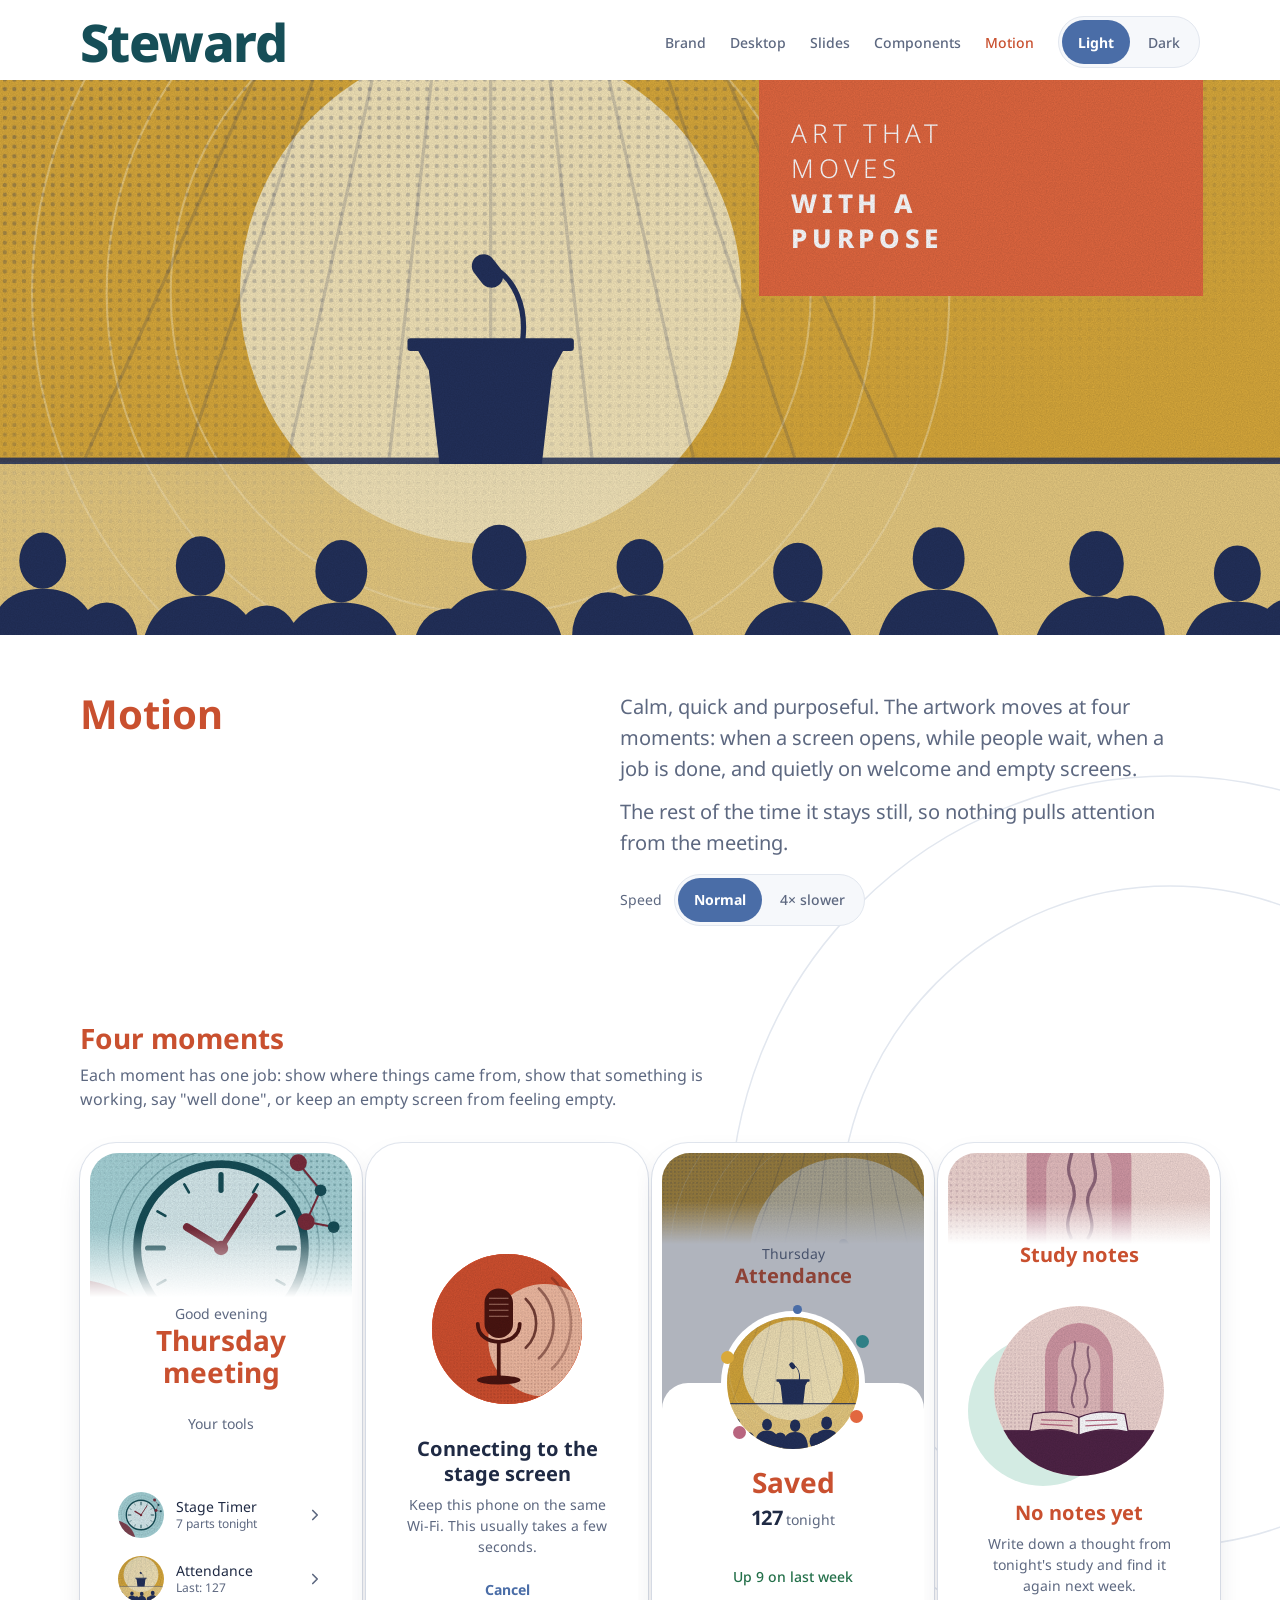
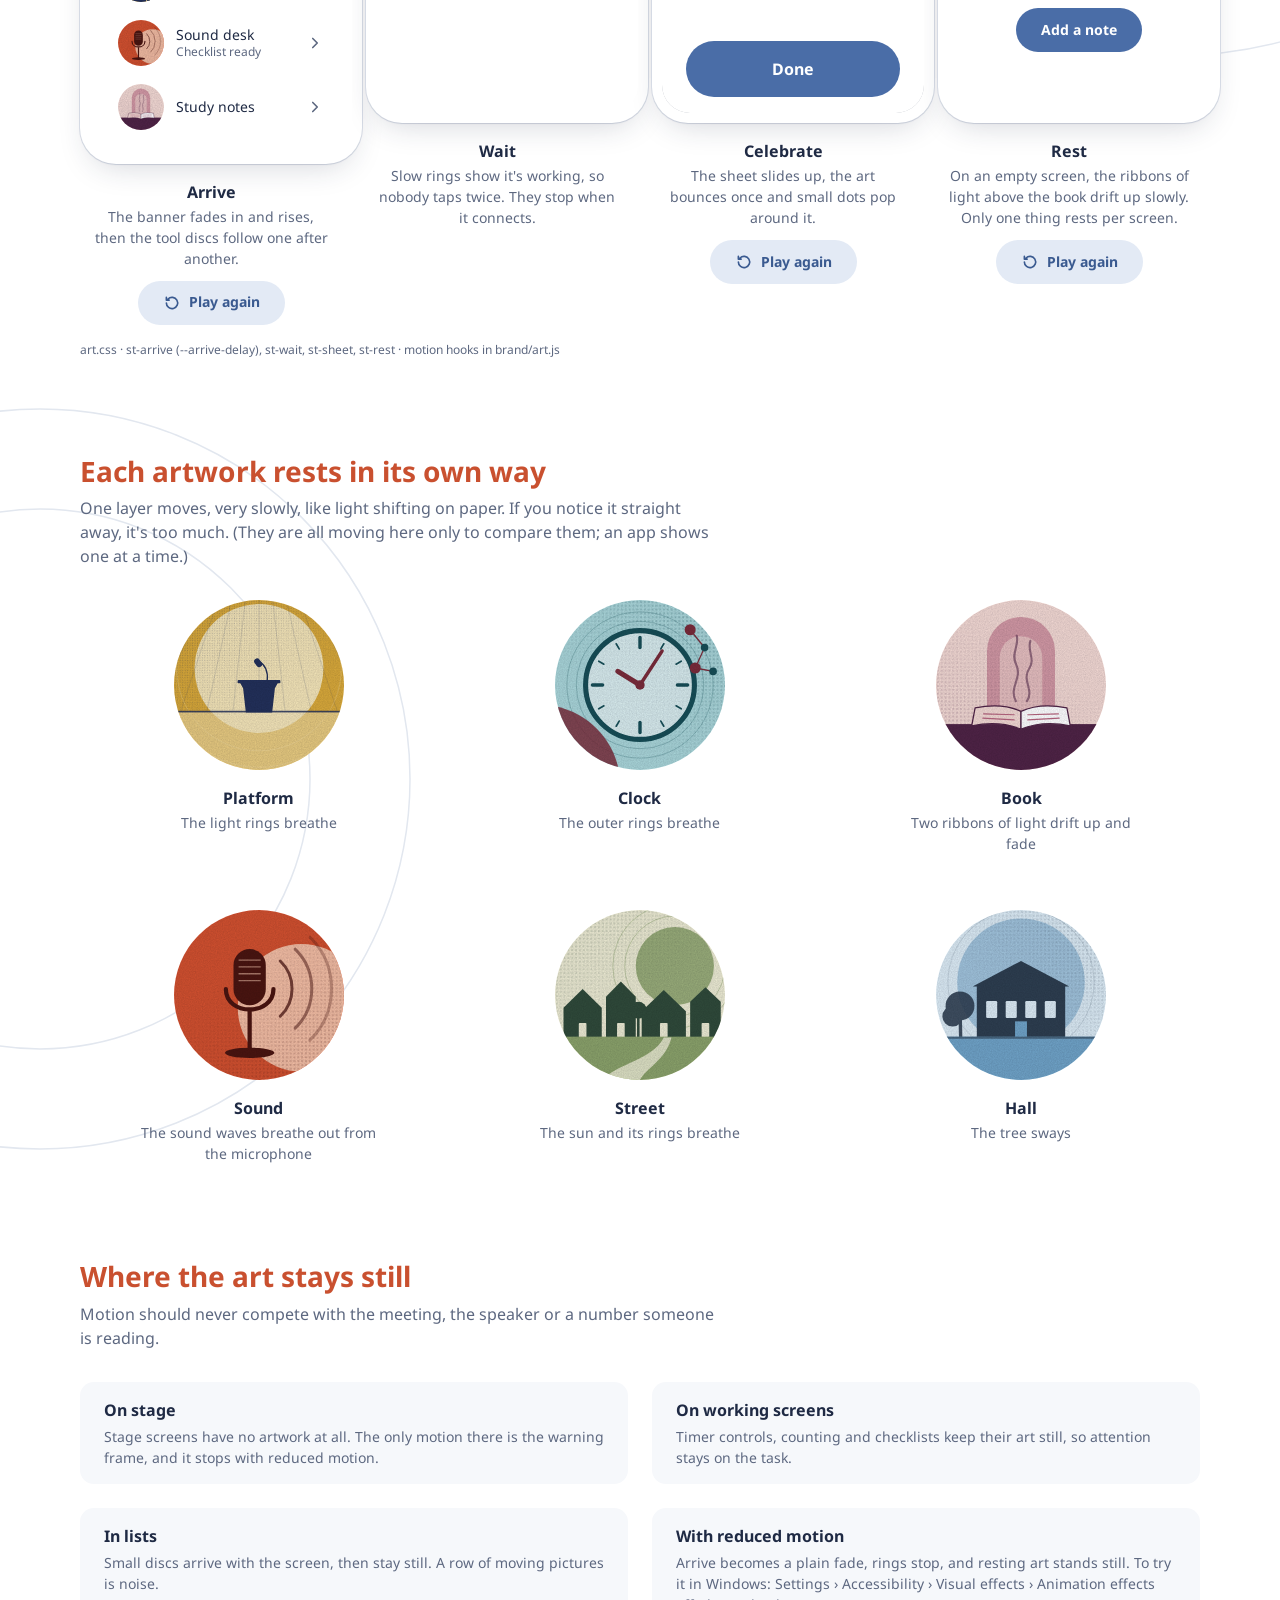
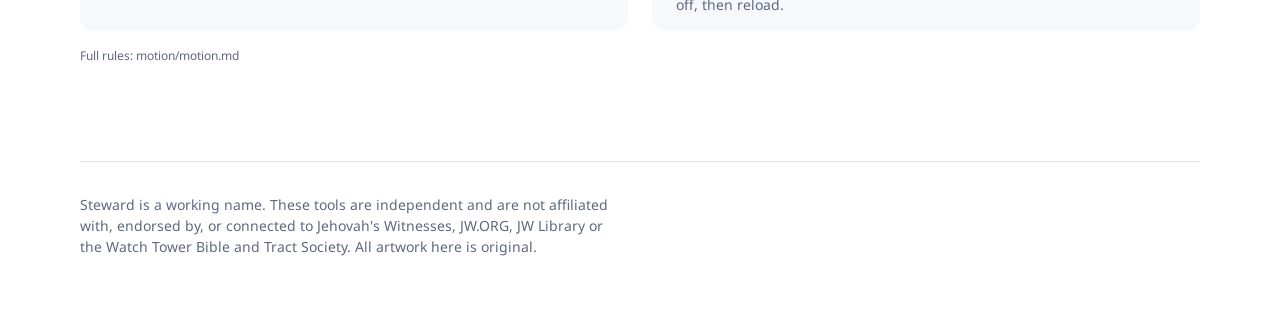
<file: examples/motion/index.html>
<!doctype html>
<html lang="en">
<head>
<meta charset="utf-8">
<meta name="viewport" content="width=device-width,initial-scale=1">
<title>Steward Motion</title>
<link rel="preconnect" href="https://fonts.googleapis.com">
<link href="https://fonts.googleapis.com/css2?family=Noto+Sans:wght@300;400;500;600;700;800&display=swap" rel="stylesheet">
<link rel="stylesheet" href="../../tokens/tokens.css">
<link rel="stylesheet" href="../../components/index.css">
<style>
  /* Page layout only, matching examples/components; all motion comes from components/art.css */
  body { overflow-x: hidden; }
  .wrap { max-width: 1120px; margin: 0 auto; padding: 0 var(--space-5); position: relative; }
  .masthead { display: flex; align-items: center; justify-content: space-between; gap: var(--space-4); padding: var(--space-4) 0 var(--space-3); flex-wrap: wrap; }
  .masthead > b { font-size: clamp(34px, 5vw, 52px); font-weight: var(--weight-black); letter-spacing: -0.03em; color: var(--duo-deepteal); line-height: 1; }
  :root[data-theme="dark"] .masthead > b { color: var(--duo-aqua); }
  .masthead nav { display: flex; gap: var(--space-5); font-size: var(--text-sm); font-weight: var(--weight-medium); flex-wrap: wrap; }
  .masthead nav a { color: var(--text-dim); text-decoration: none; } .masthead nav a[aria-current] { color: var(--coral); }
  .masthead .right { display: flex; align-items: center; gap: var(--space-5); flex-wrap: wrap; }

  .cover { position: relative; aspect-ratio: 1200 / 520; max-height: 62vh; width: 100%; overflow: hidden; }
  .cover .art-wrap, .cover .art-wrap svg { position: absolute; inset: 0; width: 100%; height: 100%; }
  .cover .block { position: absolute; top: 0; right: 6%; width: min(34%, 380px); background: var(--coral-bright); color: #fff; padding: clamp(18px, 3vw, 36px) clamp(16px, 2.6vw, 32px) clamp(20px, 3.2vw, 40px); }
  .cover .block span { display: block; text-transform: uppercase; letter-spacing: var(--tracking-cover); font-size: clamp(15px, 2.1vw, 26px); line-height: 1.35; font-weight: var(--weight-light); }
  .cover .block span.b { font-weight: var(--weight-black); }
  @media (max-width: 700px) { .cover { aspect-ratio: 4 / 3.4; max-height: none; } .cover .art-wrap svg { width: 170%; left: -46%; } .cover .block { right: auto; left: 0; top: auto; bottom: 0; width: 78%; } }

  .lede { display: grid; grid-template-columns: 1fr 1.2fr; gap: var(--space-7); padding: var(--space-7) 0 0; align-items: start; }
  .lede h1 { font-size: var(--text-2xl); line-height: 1.15; color: var(--coral); margin: 0; }
  .lede p { margin: 0 0 var(--space-3); color: var(--text-dim); font-size: var(--text-lg); line-height: 1.55; max-width: 52ch; }
  .speed { display: flex; align-items: center; gap: var(--space-3); margin-top: var(--space-4); font-size: var(--text-sm); color: var(--text-dim); flex-wrap: wrap; }

  section.part { padding: var(--space-8) 0 0; position: relative; }
  .rings { position: absolute; pointer-events: none; z-index: -1; color: var(--line); }
  .head { max-width: 640px; margin-bottom: var(--space-6); }
  .head h2 { font-size: var(--text-xl); color: var(--coral); margin: 0 0 var(--space-2); line-height: 1.2; }
  .head p { margin: 0; color: var(--text-dim); }
  .file { display: block; margin-top: var(--space-4); font-family: var(--font); font-size: var(--text-xs); color: var(--text-dim); }

  .phones { display: grid; grid-template-columns: repeat(4, 1fr); gap: var(--space-6) var(--space-5); align-items: start; }
  .phone { border-radius: 36px; padding: 10px; background: var(--page); box-shadow: var(--shadow), 0 0 0 1px var(--line); max-width: 300px; width: 100%; margin: 0 auto; }
  .screen { position: relative; border-radius: 28px; overflow: hidden; background: var(--page); min-height: 560px; display: flex; flex-direction: column; }
  .screen .pad { padding: var(--space-4); display: grid; gap: var(--space-2); }
  .screen .st-empty, .screen .st-wait { flex: 1; }
  .ex { text-align: center; }
  .ex h4 { margin: var(--space-4) 0 2px; font-size: var(--text-md); }
  .ex p { margin: 0 auto; color: var(--text-dim); font-size: var(--text-sm); max-width: 30ch; }
  .ex .st-btn { margin-top: var(--space-3); }
  .phones .ex p { min-height: 4.5em; } /* keeps the Play again buttons in one line */
  .ex .st-disc { margin: 0 auto; }
  .lbl { font-size: var(--text-sm); color: var(--text-dim); margin: var(--space-2) 4px 0; text-align: left; }
  .done-body { padding: var(--space-5); display: grid; gap: var(--space-3); margin-top: auto; }
  .sheet-dots i:nth-of-type(1) { background: var(--duo-mustard); left: -6px; top: 34px; } .sheet-dots i:nth-of-type(2) { background: var(--teal); right: -10px; top: 18px; }
  .sheet-dots i:nth-of-type(3) { background: var(--coral-bright); right: -4px; bottom: 26px; } .sheet-dots i:nth-of-type(4) { background: var(--duo-rose); left: 6px; bottom: 10px; }
  .sheet-dots i:nth-of-type(5) { background: var(--brand); left: 50%; top: -12px; width: 9px; height: 9px; }

  .grid3 { display: grid; grid-template-columns: repeat(3, 1fr); gap: var(--space-7) var(--space-5); }
  .grid2 { display: grid; grid-template-columns: 1fr 1fr; gap: var(--space-5); }
  .st-card h3 { margin: 0 0 var(--space-1); font-size: var(--text-md); }
  .st-card p { margin: 0; color: var(--text-dim); font-size: var(--text-sm); }

  footer { margin-top: var(--space-8); padding: var(--space-6) 0 var(--space-7); border-top: 1px solid var(--line); color: var(--text-dim); font-size: var(--text-sm); }
  footer p { margin: 0; max-width: 66ch; }
  @media (max-width: 1000px) { .phones { grid-template-columns: repeat(2, 1fr); } }
  @media (max-width: 820px) { .lede, .grid2 { grid-template-columns: 1fr; gap: var(--space-5); } .grid3 { grid-template-columns: repeat(2, 1fr); } }
  @media (max-width: 600px) { .phones { grid-template-columns: 1fr; } }
</style>
</head>
<body class="st-page">
<svg width="0" height="0" style="position:absolute" aria-hidden="true">
  <symbol id="i-chev" viewBox="0 0 24 24"><path d="M9 6l6 6-6 6" fill="none" stroke="currentColor" stroke-width="2.2" stroke-linecap="round" stroke-linejoin="round"/></symbol>
  <symbol id="i-replay" viewBox="0 0 24 24"><path d="M4.5 12a7.5 7.5 0 1 0 2.2-5.3M4.5 4.5v3.7h3.7" fill="none" stroke="currentColor" stroke-width="2.2" stroke-linecap="round" stroke-linejoin="round"/></symbol>
</svg>

<div class="wrap">
  <header class="masthead">
    <b>Steward</b>
    <div class="right">
      <nav><a href="../../brand/index.html">Brand</a><a href="../../brand/desktop.html">Desktop</a><a href="../../brand/slides.html">Slides</a><a href="../components/index.html">Components</a><a href="index.html" aria-current="page">Motion</a></nav>
      <div class="st-seg" role="group" aria-label="Theme"><button data-t="light" aria-pressed="true">Light</button><button data-t="dark" aria-pressed="false">Dark</button></div>
    </div>
  </header>
</div>

<div class="cover art-grain" role="img" aria-label="Artwork: a lectern on the platform in front of a warm circle of light">
  <div class="art-wrap st-arrive st-rest" id="coverArt"></div>
  <div class="block" aria-hidden="true"><span>Art that</span><span>moves</span><span class="b">with a</span><span class="b">purpose</span></div>
</div>

<div class="wrap">
  <div class="lede">
    <h1>Motion</h1>
    <div>
      <p>Calm, quick and purposeful. The artwork moves at four moments: when a screen opens, while people wait, when a job is done, and quietly on welcome and empty screens.</p>
      <p>The rest of the time it stays still, so nothing pulls attention from the meeting.</p>
      <div class="speed"><span>Speed</span><div class="st-seg" role="group" aria-label="Animation speed"><button data-rate="1" aria-pressed="true">Normal</button><button data-rate=".25" aria-pressed="false">4× slower</button></div></div>
    </div>
  </div>

  <!-- ============ Four moments ============ -->
  <section class="part" aria-labelledby="h-moments">
    <svg class="rings" style="width:900px;height:900px;right:-420px;top:-160px" viewBox="0 0 900 900" aria-hidden="true"><g fill="none" stroke="currentColor" stroke-width="1.5"><circle cx="450" cy="450" r="440"/><circle cx="450" cy="450" r="330"/></g></svg>
    <div class="head">
      <h2 id="h-moments">Four moments</h2>
      <p>Each moment has one job: show where things came from, show that something is working, say "well done", or keep an empty screen from feeling empty.</p>
    </div>
    <div class="phones">
      <div class="ex">
        <div class="phone"><div class="screen" id="arriveScreen">
          <header class="st-hero"><div class="st-hero__art art-grain st-arrive" id="aHome"></div><div class="st-hero__title"><small>Good evening</small><h2>Thursday meeting</h2></div></header>
          <div class="pad">
            <p class="lbl">Your tools</p>
            <ul class="st-list">
              <li><a class="st-row" href="#" onclick="return false"><span class="st-disc st-disc--sm art-grain st-arrive" style="--arrive-delay:120ms" id="tClock"></span><span class="st-row__label">Stage Timer<small>7 parts tonight</small></span><svg width="18" height="18" style="color:var(--text-dim)" aria-hidden="true"><use href="#i-chev"/></svg></a></li>
              <li><a class="st-row" href="#" onclick="return false"><span class="st-disc st-disc--sm art-grain st-arrive" style="--arrive-delay:180ms" id="tCount"></span><span class="st-row__label">Attendance<small>Last: 127</small></span><svg width="18" height="18" style="color:var(--text-dim)" aria-hidden="true"><use href="#i-chev"/></svg></a></li>
              <li><a class="st-row" href="#" onclick="return false"><span class="st-disc st-disc--sm art-grain st-arrive" style="--arrive-delay:240ms" id="tSound"></span><span class="st-row__label">Sound desk<small>Checklist ready</small></span><svg width="18" height="18" style="color:var(--text-dim)" aria-hidden="true"><use href="#i-chev"/></svg></a></li>
              <li><a class="st-row" href="#" onclick="return false"><span class="st-disc st-disc--sm art-grain st-arrive" style="--arrive-delay:300ms" id="tBook"></span><span class="st-row__label">Study notes</span><svg width="18" height="18" style="color:var(--text-dim)" aria-hidden="true"><use href="#i-chev"/></svg></a></li>
            </ul>
          </div>
        </div></div>
        <h4>Arrive</h4><p>The banner fades in and rises, then the tool discs follow one after another.</p>
        <button class="st-btn st-btn--soft" data-replay="arriveScreen"><svg aria-hidden="true"><use href="#i-replay"/></svg>Play again</button>
      </div>

      <div class="ex">
        <div class="phone"><div class="screen">
          <div class="st-wait">
            <div class="st-wait__art"><span class="st-disc art-grain" id="aWait"></span></div>
            <h3>Connecting to the stage screen</h3>
            <p>Keep this phone on the same Wi-Fi. This usually takes a few seconds.</p>
            <button class="st-btn st-btn--quiet">Cancel</button>
          </div>
        </div></div>
        <h4>Wait</h4><p>Slow rings show it's working, so nobody taps twice. They stop when it connects.</p>
      </div>

      <div class="ex">
        <div class="phone"><div class="screen">
          <header class="st-hero st-hero--short"><div class="st-hero__art art-grain" id="aDoneHero"></div><div class="st-hero__title"><small>Thursday</small><h2>Attendance</h2></div></header>
          <div class="done-body">
            <div class="st-card"><div style="display:flex;justify-content:space-between;align-items:baseline"><span>Total tonight</span><b class="st-num" style="font-size:var(--text-xl)">127</b></div></div>
            <button class="st-btn st-btn--primary st-btn--main st-btn--block" id="saveBtn">Save attendance</button>
          </div>
          <div class="st-scrim" id="scrim"></div>
          <div class="st-sheet" id="sheet" role="dialog" aria-label="Attendance saved">
            <div class="st-sheet__art sheet-dots"><span class="st-disc art-grain" id="aDone"></span><i></i><i></i><i></i><i></i><i></i></div>
            <h3>Saved</h3>
            <p><b class="st-num">127</b> tonight</p>
            <p style="color:var(--ok-text);font-size:var(--text-sm);font-weight:500">Up 9 on last week</p>
            <button class="st-btn st-btn--primary st-btn--main st-btn--block" id="doneBtn">Done</button>
          </div>
        </div></div>
        <h4>Celebrate</h4><p>The sheet slides up, the art bounces once and small dots pop around it.</p>
        <button class="st-btn st-btn--soft" id="celebrateBtn"><svg aria-hidden="true"><use href="#i-replay"/></svg>Play again</button>
      </div>

      <div class="ex">
        <div class="phone"><div class="screen" id="restScreen">
          <header class="st-hero st-hero--short"><div class="st-hero__art art-grain st-arrive" id="aRestHero"></div><div class="st-hero__title"><h2>Study notes</h2></div></header>
          <div class="st-empty">
            <div class="st-empty__art st-arrive st-rest" style="--arrive-delay:80ms"><span class="st-disc art-grain" id="aRest"></span></div>
            <h3>No notes yet</h3>
            <p>Write down a thought from tonight's study and find it again next week.</p>
            <button class="st-btn st-btn--primary">Add a note</button>
          </div>
        </div></div>
        <h4>Rest</h4><p>On an empty screen, the ribbons of light above the book drift up slowly. Only one thing rests per screen.</p>
        <button class="st-btn st-btn--soft" data-replay="restScreen"><svg aria-hidden="true"><use href="#i-replay"/></svg>Play again</button>
      </div>
    </div>
    <code class="file">art.css · st-arrive (--arrive-delay), st-wait, st-sheet, st-rest · motion hooks in brand/art.js</code>
  </section>

  <!-- ============ Resting movements ============ -->
  <section class="part" aria-labelledby="h-rest">
    <svg class="rings" style="width:760px;height:760px;left:-420px;top:40px" viewBox="0 0 760 760" aria-hidden="true"><g fill="none" stroke="currentColor" stroke-width="1.5"><circle cx="380" cy="380" r="370"/><circle cx="380" cy="380" r="270"/></g></svg>
    <div class="head">
      <h2 id="h-rest">Each artwork rests in its own way</h2>
      <p>One layer moves, very slowly, like light shifting on paper. If you notice it straight away, it's too much. (They are all moving here only to compare them; an app shows one at a time.)</p>
    </div>
    <div class="grid3">
      <div class="ex"><span class="st-disc st-disc--lg art-grain st-rest" id="rPlatform"></span><h4>Platform</h4><p>The light rings breathe</p></div>
      <div class="ex"><span class="st-disc st-disc--lg art-grain st-rest" id="rClock"></span><h4>Clock</h4><p>The outer rings breathe</p></div>
      <div class="ex"><span class="st-disc st-disc--lg art-grain st-rest" id="rBook"></span><h4>Book</h4><p>Two ribbons of light drift up and fade</p></div>
      <div class="ex"><span class="st-disc st-disc--lg art-grain st-rest" id="rSound"></span><h4>Sound</h4><p>The sound waves breathe out from the microphone</p></div>
      <div class="ex"><span class="st-disc st-disc--lg art-grain st-rest" id="rStreet"></span><h4>Street</h4><p>The sun and its rings breathe</p></div>
      <div class="ex"><span class="st-disc st-disc--lg art-grain st-rest" id="rHall"></span><h4>Hall</h4><p>The tree sways</p></div>
    </div>
  </section>

  <!-- ============ Where art stays still ============ -->
  <section class="part" aria-labelledby="h-still">
    <div class="head"><h2 id="h-still">Where the art stays still</h2><p>Motion should never compete with the meeting, the speaker or a number someone is reading.</p></div>
    <div class="grid2">
      <div class="st-card"><h3>On stage</h3><p>Stage screens have no artwork at all. The only motion there is the warning frame, and it stops with reduced motion.</p></div>
      <div class="st-card"><h3>On working screens</h3><p>Timer controls, counting and checklists keep their art still, so attention stays on the task.</p></div>
      <div class="st-card"><h3>In lists</h3><p>Small discs arrive with the screen, then stay still. A row of moving pictures is noise.</p></div>
      <div class="st-card"><h3>With reduced motion</h3><p>Arrive becomes a plain fade, rings stop, and resting art stands still. To try it in Windows: Settings › Accessibility › Visual effects › Animation effects off, then reload.</p></div>
    </div>
    <code class="file">Full rules: motion/motion.md</code>
  </section>

  <footer><p>Steward is a working name. These tools are independent and are not affiliated with, endorsed by, or connected to Jehovah's Witnesses, JW.ORG, JW Library or the Watch Tower Bible and Tract Society. All artwork here is original.</p></footer>
</div>

<script src="../../brand/art.js"></script>
<script>
  // Artwork: every box gets its own id so SVG patterns never collide
  const $ = id => document.getElementById(id);
  $('coverArt').innerHTML = platformArt({ id: 'cv' });
  $('aHome').innerHTML = clockArt({ id: 'ck1' });
  $('tClock').innerHTML = clockArt({ id: 'ck2' });
  $('tCount').innerHTML = platformArt({ w: 620, h: 620, cx: 310, id: 'p1' });
  $('tSound').innerHTML = soundArt({ id: 'sd1' });
  $('tBook').innerHTML = bookArt({ id: 'bk1' });
  $('aWait').innerHTML = soundArt({ id: 'sd2' });
  $('aDoneHero').innerHTML = platformArt({ w: 640, h: 300, cx: 450, crowd: false, id: 'p2' });
  $('aDone').innerHTML = platformArt({ w: 620, h: 620, cx: 310, id: 'p3' });
  $('aRestHero').innerHTML = bookArt({ id: 'bk2' });
  $('aRest').innerHTML = bookArt({ id: 'bk3' });
  $('rPlatform').innerHTML = platformArt({ w: 620, h: 620, cx: 310, crowd: false, id: 'r1' });
  $('rClock').innerHTML = clockArt({ id: 'r2' });
  $('rBook').innerHTML = bookArt({ id: 'r3' });
  $('rSound').innerHTML = soundArt({ id: 'r4' });
  $('rStreet').innerHTML = streetArt({ id: 'r5' });
  $('rHall').innerHTML = hallArt({ id: 'r6' });

  // Theme: ?theme=dark or light opens in that theme; otherwise follow the computer
  const start = new URLSearchParams(location.search).get('theme')
    || (matchMedia('(prefers-color-scheme: dark)').matches ? 'dark' : 'light');
  document.documentElement.dataset.theme = start;
  document.querySelectorAll('[data-t]').forEach(b => b.setAttribute('aria-pressed', b.dataset.t === start));

  // Speed: 4× slower lets you watch each step; it applies to every animation on the page, including new ones
  let rate = 1;
  const applyRate = () => document.getAnimations().forEach(a => { a.playbackRate = rate; });
  document.addEventListener('animationstart', applyRate);
  document.addEventListener('transitionrun', applyRate);

  // Replay: take st-arrive off, let the browser notice, put it back
  const replay = screen => {
    const els = $(screen).querySelectorAll('.st-arrive');
    els.forEach(el => el.classList.remove('st-arrive'));
    void $(screen).offsetWidth;
    els.forEach(el => el.classList.add('st-arrive'));
    applyRate();
  };

  const sheet = open => { $('sheet').classList.toggle('is-open', open); $('scrim').classList.toggle('is-open', open); applyRate(); };
  document.addEventListener('click', e => {
    const seg = e.target.closest('.st-seg button');
    if (seg) {
      seg.parentElement.querySelectorAll('button').forEach(b => b.setAttribute('aria-pressed', b === seg));
      if (seg.dataset.t) document.documentElement.dataset.theme = seg.dataset.t;
      if (seg.dataset.rate) { rate = Number(seg.dataset.rate); applyRate(); }
    }
    const again = e.target.closest('[data-replay]');
    if (again) replay(again.dataset.replay);
    if (e.target.closest('#saveBtn')) sheet(true);
    if (e.target.closest('#doneBtn') || e.target.closest('#scrim')) sheet(false);
    if (e.target.closest('#celebrateBtn')) { sheet(false); setTimeout(() => sheet(true), 450 / rate); }
  });
  if (new URLSearchParams(location.search).has('sheet')) sheet(true);
  else setTimeout(() => sheet(true), 900); // show the celebration once on load
</script>
</body>
</html>
</file>
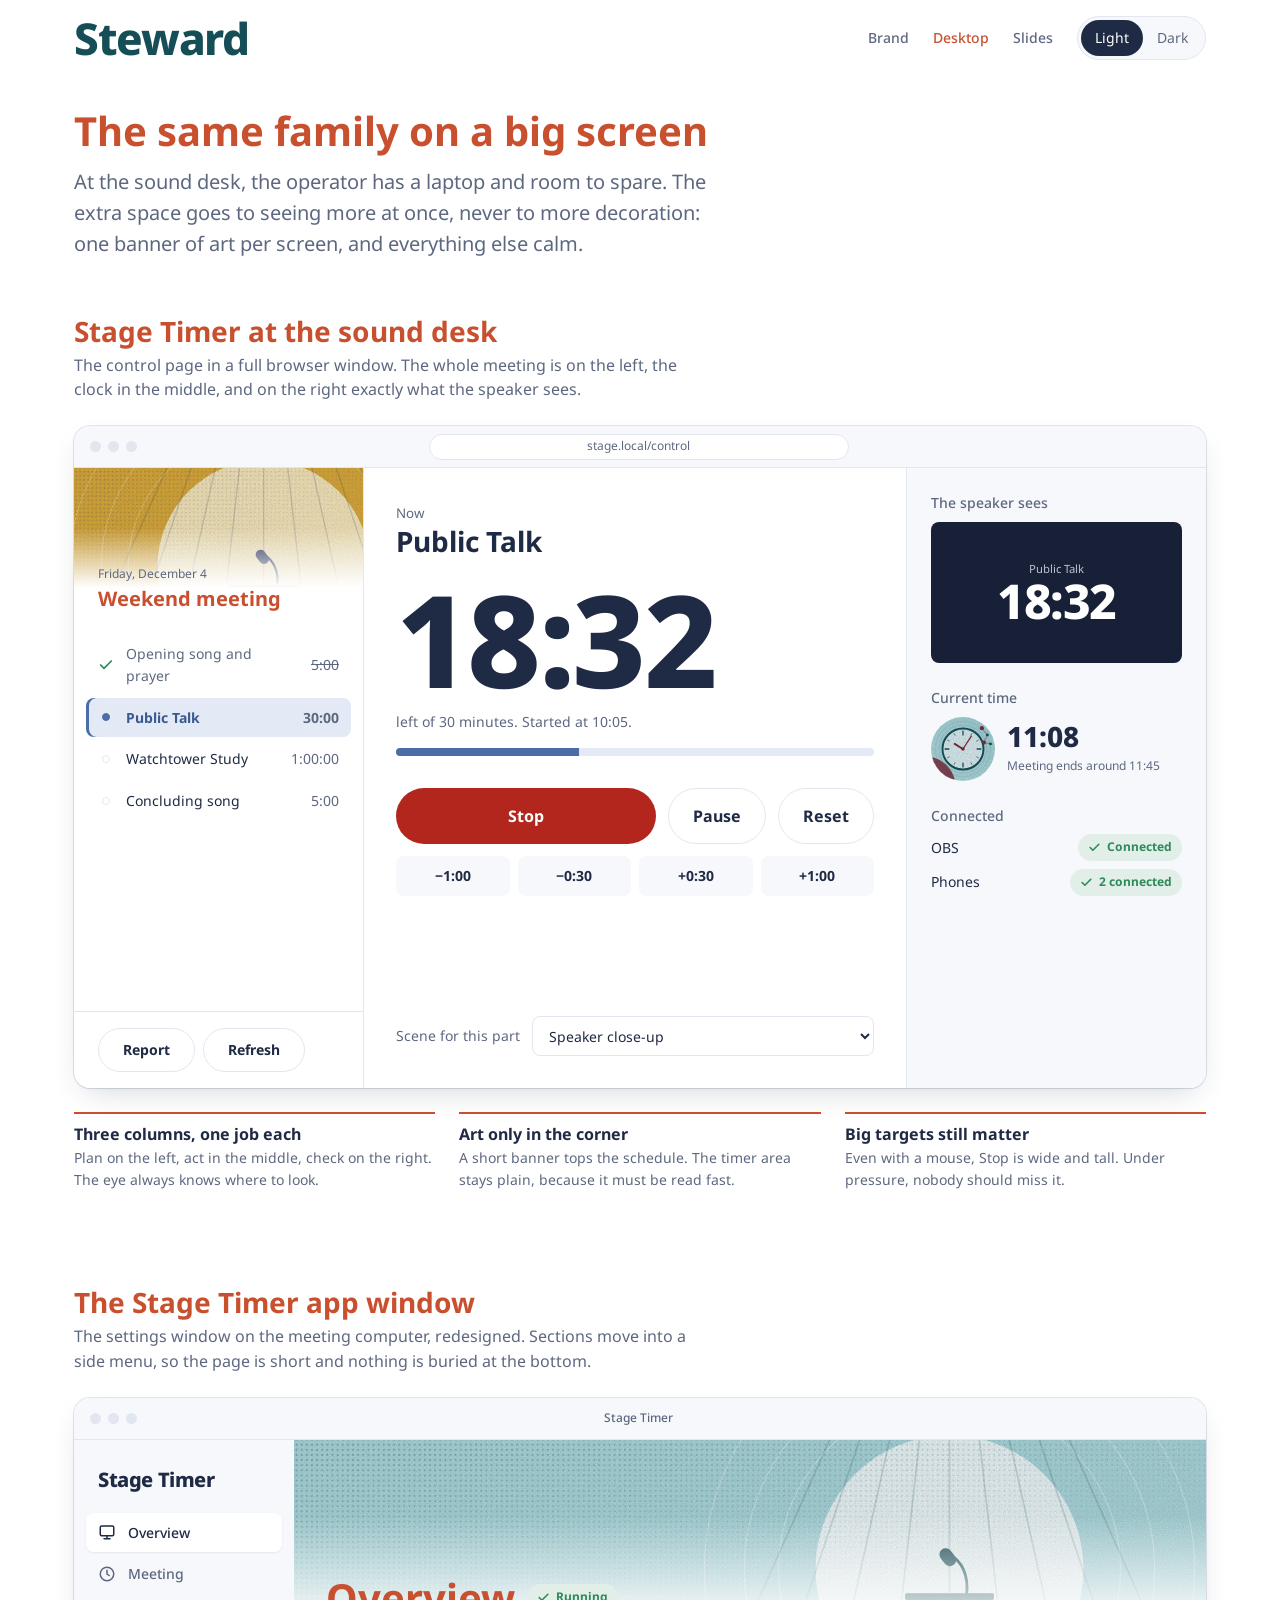
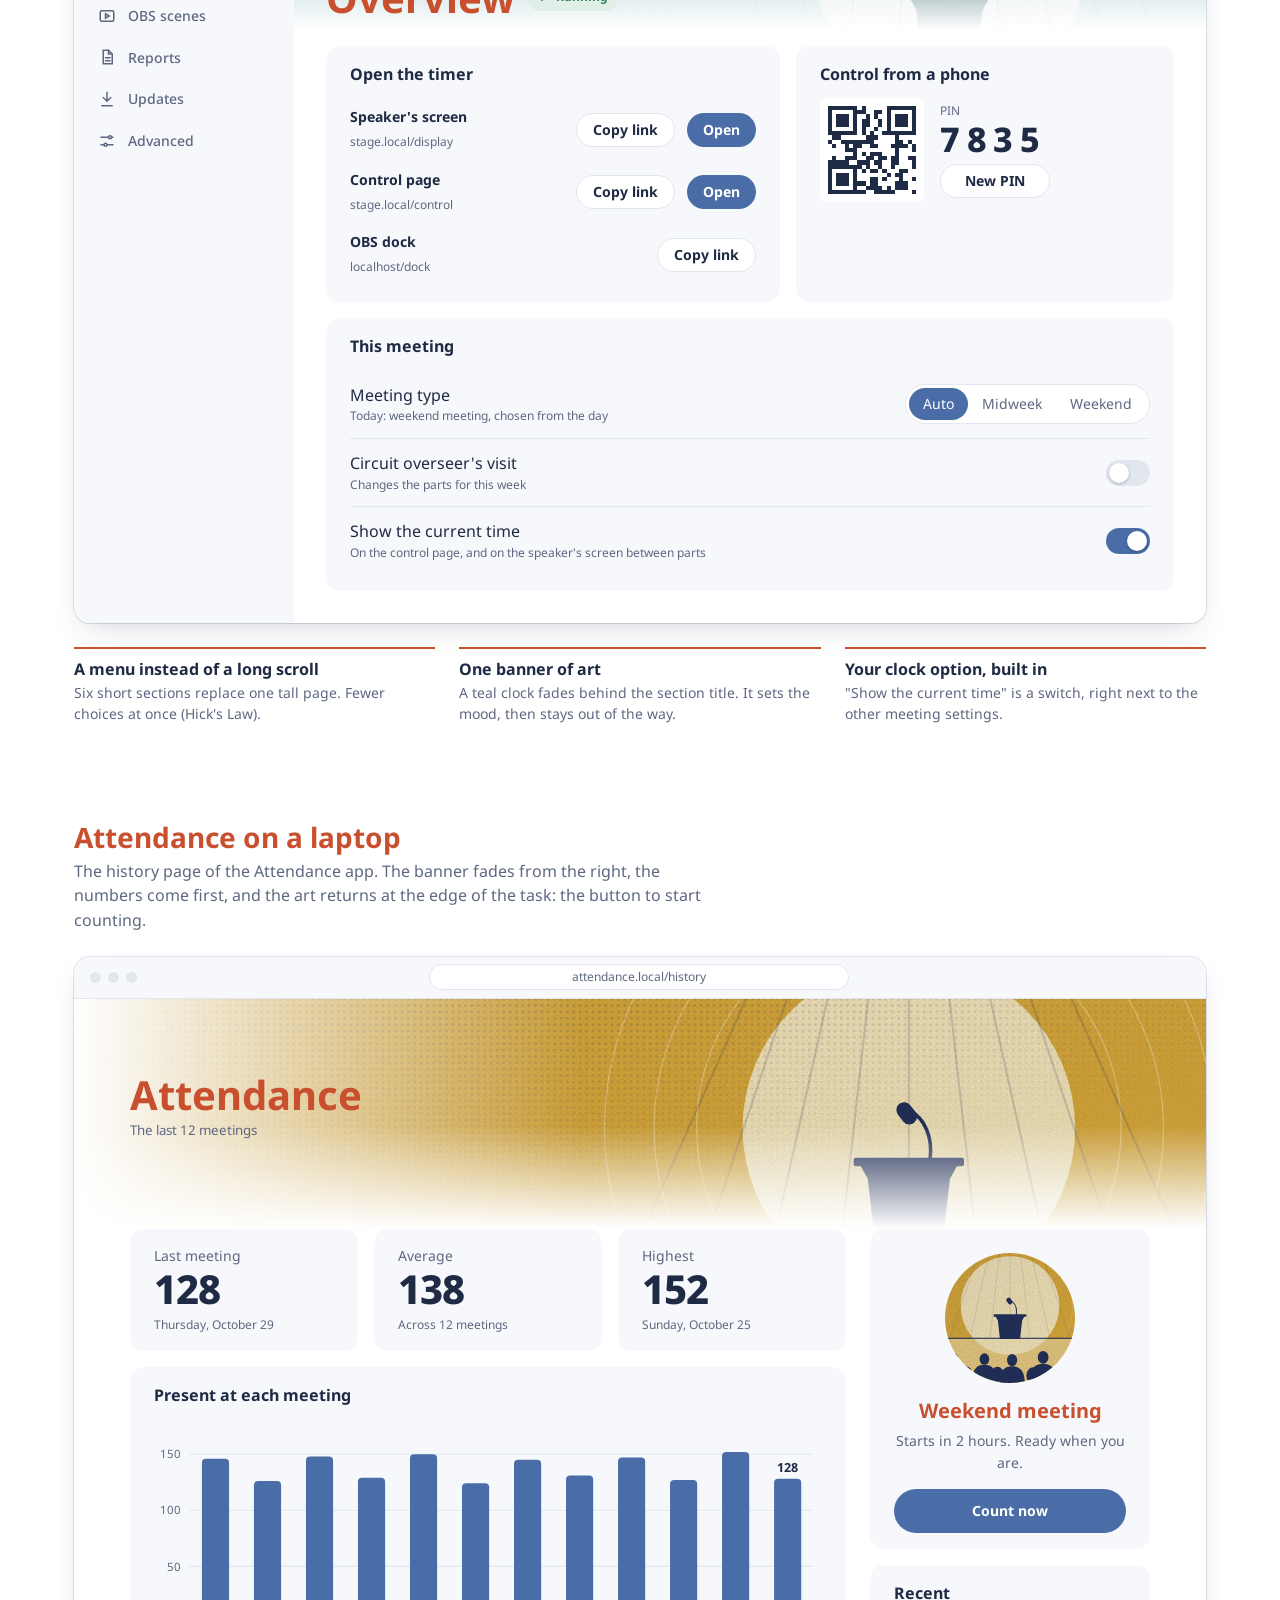
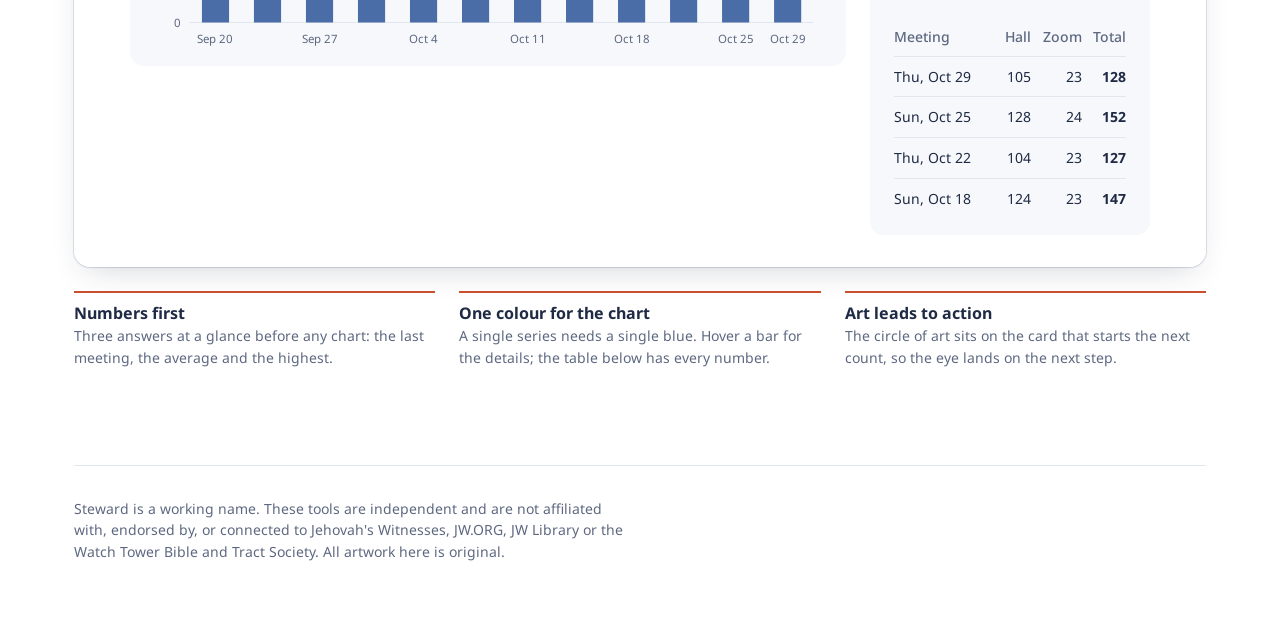
<file: brand/desktop.html>
<!doctype html>
<html lang="en">
<head>
<meta charset="utf-8">
<meta name="viewport" content="width=device-width,initial-scale=1">
<title>Steward on Desktop</title>
<link rel="preconnect" href="https://fonts.googleapis.com">
<link rel="preconnect" href="https://fonts.gstatic.com" crossorigin>
<link href="https://fonts.googleapis.com/css2?family=Noto+Sans:wght@300;400;500;600;700;800&display=swap" rel="stylesheet">
<link rel="stylesheet" href="../tokens/tokens.css">
<link rel="stylesheet" href="screens.css">
<style>
  * { box-sizing: border-box; }
  body { margin: 0; background: var(--page); color: var(--text); font-family: var(--font); font-size: var(--text-md); line-height: 1.55; -webkit-font-smoothing: antialiased; overflow-x: hidden; }
  button, select { font: inherit; color: inherit; }
  button { cursor: pointer; border: 0; background: none; }
  :focus-visible { outline: 3px solid var(--brand); outline-offset: 2px; border-radius: 6px; }
  .wrap { max-width: 1180px; margin: 0 auto; padding: 0 var(--space-5); }
  .num { font-variant-numeric: tabular-nums; letter-spacing: -0.02em; }
  svg.art { display: block; width: 100%; height: 100%; }

  .masthead { display: flex; align-items: center; justify-content: space-between; padding: var(--space-4) 0; gap: var(--space-4); }
  .masthead b { font-size: clamp(30px, 4vw, 44px); font-weight: var(--weight-black); letter-spacing: -0.03em; color: var(--duo-deepteal); line-height: 1; }
  .masthead nav { display: flex; gap: var(--space-5); font-size: var(--text-sm); }
  .masthead nav a { color: var(--text-dim); text-decoration: none; font-weight: var(--weight-medium); }
  .masthead nav a[aria-current] { color: var(--coral); }
  :root[data-theme="dark"] .masthead b { color: var(--duo-aqua); }
  .theme { display: flex; padding: 3px; border-radius: var(--radius-pill); background: var(--surface); border: 1px solid var(--line); }
  .theme button { padding: 6px 14px; min-height: 36px; border-radius: var(--radius-pill); font-size: var(--text-sm); color: var(--text-dim); }
  .theme button[aria-pressed="true"] { background: var(--ink); color: #fff; }
  :root[data-theme="dark"] .theme button[aria-pressed="true"] { background: var(--brand); color: var(--on-brand); }
  .intro { padding: var(--space-6) 0 var(--space-7); max-width: 640px; }
  .intro h1 { color: var(--coral); font-size: var(--text-2xl); line-height: 1.15; margin: 0 0 var(--space-3); }
  .intro p { margin: 0; color: var(--text-dim); font-size: var(--text-lg); }

  .shot { margin-bottom: var(--space-8); }
  .shot > h2 { font-size: var(--text-xl); color: var(--coral); margin: 0 0 var(--space-1); line-height: 1.2; }
  .shot > p { margin: 0 0 var(--space-5); color: var(--text-dim); max-width: 70ch; }
  .notes { display: grid; grid-template-columns: repeat(3, 1fr); gap: var(--space-5); margin-top: var(--space-5); }
  .notes div { border-top: 2px solid var(--coral); padding-top: var(--space-2); font-size: var(--text-sm); color: var(--text-dim); }
  .notes b { display: block; color: var(--text); font-size: var(--text-md); }
  @media (max-width: 760px) { .notes { grid-template-columns: 1fr; } }

  footer { padding: var(--space-6) 0 var(--space-7); border-top: 1px solid var(--line); color: var(--text-dim); font-size: var(--text-sm); }
  footer p { margin: 0; max-width: 70ch; }

  @media (prefers-reduced-motion: reduce) { *, *::before, *::after { animation-duration: .01ms !important; transition-duration: .01ms !important; } }
  @media print { .theme { display: none; } }
</style>
</head>
<body>
  <div class="wrap">
    <header class="masthead">
      <b>Steward</b>
      <div style="display:flex;align-items:center;gap:var(--space-5)">
        <nav><a href="index.html">Brand</a><a href="desktop.html" aria-current="page">Desktop</a><a href="slides.html">Slides</a></nav>
        <div class="theme" role="group" aria-label="Theme"><button data-t="light" aria-pressed="true">Light</button><button data-t="dark" aria-pressed="false">Dark</button></div>
      </div>
    </header>

    <div class="intro">
      <h1>The same family on a big screen</h1>
      <p>At the sound desk, the operator has a laptop and room to spare. The extra space goes to seeing more at once, never to more decoration: one banner of art per screen, and everything else calm.</p>
    </div>

    <!-- 1 -->
    <section class="shot" aria-labelledby="s1">
      <h2 id="s1">Stage Timer at the sound desk</h2>
      <p>The control page in a full browser window. The whole meeting is on the left, the clock in the middle, and on the right exactly what the speaker sees.</p>
      <div class="scroller"><div class="window">
        <div class="chrome"><div class="dots"><i></i><i></i><i></i></div><div class="url">stage.local/control</div><div class="spacer"></div></div>
        <div class="ctl">
          <aside>
            <div class="side-hero"><div class="banner art-grain" id="a1"></div><div class="t"><small id="today">Saturday, October 31</small><b>Weekend meeting</b></div></div>
            <div class="parts">
              <button class="partrow done"><svg class="tick" viewBox="0 0 24 24" fill="none" stroke="currentColor" stroke-width="2.6" stroke-linecap="round" stroke-linejoin="round"><path d="M20 6 9 17l-5-5"/></svg><span>Opening song and prayer</span><em>5:00</em></button>
              <button class="partrow cur"><i class="dot"></i><span>Public Talk</span><em>30:00</em></button>
              <button class="partrow"><i class="dot"></i><span>Watchtower Study</span><em>1:00:00</em></button>
              <button class="partrow"><i class="dot"></i><span>Concluding song</span><em>5:00</em></button>
            </div>
            <div class="foot"><button class="btn ghost">Report</button><button class="btn ghost">Refresh</button></div>
          </aside>
          <main>
            <div class="now-part"><small>Now</small><h3>Public Talk</h3></div>
            <div class="big num" id="c1">18:34</div>
            <div class="meta">left of 30 minutes. Started at 10:05.</div>
            <div class="prog"><i id="p1" style="width:38%"></i></div>
            <div class="actions"><button class="btn danger main-btn">Stop</button><button class="btn ghost">Pause</button><button class="btn ghost">Reset</button></div>
            <div class="adjust"><button>−1:00</button><button>−0:30</button><button>+0:30</button><button>+1:00</button></div>
            <label class="scene">Scene for this part <select><option>Speaker close-up</option><option>Full stage</option></select></label>
          </main>
          <div class="right">
            <div><h4>The speaker sees</h4><div class="preview stage"><small>Public Talk</small><b id="pv">18:34</b></div></div>
            <div><h4>Current time</h4><div class="clockcard"><div class="face art-circle art-grain" id="a2"></div><div><b id="now1">10:16</b><small>Meeting ends around 11:45</small></div></div></div>
            <div><h4>Connected</h4><div class="status">
              <div>OBS <span class="pill ok"><svg viewBox="0 0 24 24" fill="none" stroke="currentColor" stroke-width="3" stroke-linecap="round" stroke-linejoin="round"><path d="M20 6 9 17l-5-5"/></svg>Connected</span></div>
              <div>Phones <span class="pill ok"><svg viewBox="0 0 24 24" fill="none" stroke="currentColor" stroke-width="3" stroke-linecap="round" stroke-linejoin="round"><path d="M20 6 9 17l-5-5"/></svg>2 connected</span></div>
            </div></div>
          </div>
        </div>
      </div></div>
      <div class="notes">
        <div><b>Three columns, one job each</b>Plan on the left, act in the middle, check on the right. The eye always knows where to look.</div>
        <div><b>Art only in the corner</b>A short banner tops the schedule. The timer area stays plain, because it must be read fast.</div>
        <div><b>Big targets still matter</b>Even with a mouse, Stop is wide and tall. Under pressure, nobody should miss it.</div>
      </div>
    </section>

    <!-- 2 -->
    <section class="shot" aria-labelledby="s2">
      <h2 id="s2">The Stage Timer app window</h2>
      <p>The settings window on the meeting computer, redesigned. Sections move into a side menu, so the page is short and nothing is buried at the bottom.</p>
      <div class="scroller"><div class="window">
        <div class="chrome"><div class="dots"><i></i><i></i><i></i></div><div class="title" style="margin:0 auto">Stage Timer</div><div class="spacer"></div></div>
        <div class="appwin">
          <nav aria-label="Settings sections">
            <div class="brand">Stage Timer</div>
            <a href="#" aria-current="page" onclick="return false"><svg viewBox="0 0 24 24" fill="none" stroke="currentColor" stroke-width="2" stroke-linecap="round"><rect x="3" y="4" width="18" height="13" rx="2"/><path d="M8 21h8M12 17v4"/></svg>Overview</a>
            <a href="#" onclick="return false"><svg viewBox="0 0 24 24" fill="none" stroke="currentColor" stroke-width="2" stroke-linecap="round"><circle cx="12" cy="12" r="9"/><path d="M12 7v5l3 2"/></svg>Meeting</a>
            <a href="#" onclick="return false"><svg viewBox="0 0 24 24" fill="none" stroke="currentColor" stroke-width="2" stroke-linecap="round"><rect x="3" y="5" width="18" height="14" rx="2"/><path d="m10 9 5 3-5 3z"/></svg>OBS scenes</a>
            <a href="#" onclick="return false"><svg viewBox="0 0 24 24" fill="none" stroke="currentColor" stroke-width="2" stroke-linecap="round"><path d="M7 3h7l5 5v13H7z"/><path d="M14 3v5h5M10 13h6M10 17h6"/></svg>Reports</a>
            <a href="#" onclick="return false"><svg viewBox="0 0 24 24" fill="none" stroke="currentColor" stroke-width="2" stroke-linecap="round"><path d="M12 3v12M7 10l5 5 5-5M5 21h14"/></svg>Updates</a>
            <a href="#" onclick="return false"><svg viewBox="0 0 24 24" fill="none" stroke="currentColor" stroke-width="2" stroke-linecap="round"><path d="M4 7h10M18 7h2M4 17h4M12 17h8"/><circle cx="16" cy="7" r="2"/><circle cx="10" cy="17" r="2"/></svg>Advanced</a>
          </nav>
          <div class="content">
            <div class="hero"><div class="banner art-grain" id="a3"></div>
              <div class="t"><h3>Overview</h3><span class="pill ok"><svg viewBox="0 0 24 24" fill="none" stroke="currentColor" stroke-width="3" stroke-linecap="round" stroke-linejoin="round"><path d="M20 6 9 17l-5-5"/></svg>Running</span></div>
            </div>
            <div class="grid">
              <div class="card">
                <h3>Open the timer</h3>
                <div class="linkrow"><div><b>Speaker's screen</b><code>stage.local/display</code></div><button class="btn ghost">Copy link</button><button class="btn primary">Open</button></div>
                <div class="linkrow"><div><b>Control page</b><code>stage.local/control</code></div><button class="btn ghost">Copy link</button><button class="btn primary">Open</button></div>
                <div class="linkrow"><div><b>OBS dock</b><code>localhost/dock</code></div><button class="btn ghost">Copy link</button></div>
              </div>
              <div class="card">
                <h3>Control from a phone</h3>
                <div class="phones">
                  <div class="qr" id="qr"></div>
                  <div><small>PIN</small><div class="pin">7835</div><button class="btn ghost" style="height:34px;margin-top:6px">New PIN</button></div>
                </div>
              </div>
              <div class="card" style="grid-column: span 2">
                <h3>This meeting</h3>
                <div class="opt"><div>Meeting type<small>Today: weekend meeting, chosen from the day</small></div><div class="seg" role="group" aria-label="Meeting type"><button aria-pressed="true">Auto</button><button aria-pressed="false">Midweek</button><button aria-pressed="false">Weekend</button></div></div>
                <div class="opt"><div>Circuit overseer's visit<small>Changes the parts for this week</small></div><button class="switch" role="switch" aria-checked="false" aria-label="Circuit overseer's visit"></button></div>
                <div class="opt"><div>Show the current time<small>On the control page, and on the speaker's screen between parts</small></div><button class="switch" role="switch" aria-checked="true" aria-label="Show the current time"></button></div>
              </div>
            </div>
          </div>
        </div>
      </div></div>
      <div class="notes">
        <div><b>A menu instead of a long scroll</b>Six short sections replace one tall page. Fewer choices at once (Hick's Law).</div>
        <div><b>One banner of art</b>A teal clock fades behind the section title. It sets the mood, then stays out of the way.</div>
        <div><b>Your clock option, built in</b>"Show the current time" is a switch, right next to the other meeting settings.</div>
      </div>
    </section>

    <!-- 3 -->
    <section class="shot" aria-labelledby="s3">
      <h2 id="s3">Attendance on a laptop</h2>
      <p>The history page of the Attendance app. The banner fades from the right, the numbers come first, and the art returns at the edge of the task: the button to start counting.</p>
      <div class="scroller"><div class="window">
        <div class="chrome"><div class="dots"><i></i><i></i><i></i></div><div class="url">attendance.local/history</div><div class="spacer"></div></div>
        <div class="att">
          <div class="hero"><div class="banner art-grain" id="a4"></div><div class="t"><h3>Attendance</h3><small>The last 12 meetings</small></div></div>
          <div class="body">
            <div>
              <div class="tiles">
                <div class="card tile"><small>Last meeting</small><b class="num">128</b><span>Thursday, October 29</span></div>
                <div class="card tile"><small>Average</small><b class="num" id="avg">138</b><span>Across 12 meetings</span></div>
                <div class="card tile"><small>Highest</small><b class="num" id="max">152</b><span>Sunday, October 25</span></div>
              </div>
              <div class="card">
                <h3>Present at each meeting</h3>
                <div class="chart" id="chart"><div class="tip" id="tip"></div></div>
              </div>
            </div>
            <div style="display:grid;gap:var(--space-4);align-content:start">
              <div class="card side-card">
                <div class="disc art-circle art-grain" id="a5"></div>
                <h3>Weekend meeting</h3>
                <p>Starts in 2 hours. Ready when you are.</p>
                <button class="btn primary">Count now</button>
              </div>
              <div class="card">
                <h3>Recent</h3>
                <table class="table"><thead><tr><th>Meeting</th><th>Hall</th><th>Zoom</th><th>Total</th></tr></thead><tbody id="recent"></tbody></table>
              </div>
            </div>
          </div>
        </div>
      </div></div>
      <div class="notes">
        <div><b>Numbers first</b>Three answers at a glance before any chart: the last meeting, the average and the highest.</div>
        <div><b>One colour for the chart</b>A single series needs a single blue. Hover a bar for the details; the table below has every number.</div>
        <div><b>Art leads to action</b>The circle of art sits on the card that starts the next count, so the eye lands on the next step.</div>
      </div>
    </section>

    <footer><p>Steward is a working name. These tools are independent and are not affiliated with, endorsed by, or connected to Jehovah's Witnesses, JW.ORG, JW Library or the Watch Tower Bible and Tract Society. All artwork here is original.</p></footer>
  </div>

<script src="art.js"></script>
<script>
  const $ = (id) => document.getElementById(id);
  const hm = (d) => `${d.getHours() % 12 || 12}:${String(d.getMinutes()).padStart(2, '0')}`;

  $('a1').innerHTML = platformArt({ w: 640, h: 330, cx: 420, id: 'd1' });
  $('a2').innerHTML = clockArt({ id: 'd2' });
  $('a3').innerHTML = platformArt({ w: 1600, h: 380, cx: 1150, crowd: false, dark: '#164e57', mid: '#a9d6d9', light: '#eaf5f5', id: 'd3' });
  $('a4').innerHTML = platformArt({ w: 1600, h: 460, cx: 1180, id: 'd4' });
  $('a5').innerHTML = platformArt({ w: 620, h: 620, cx: 310, id: 'd5' });
  $('today').textContent = new Date().toLocaleDateString(undefined, { weekday: 'long', month: 'long', day: 'numeric' });

  // Live timer and clock
  let left = 18 * 60 + 34;
  function tick() {
    left = left > 0 ? left - 1 : 18 * 60 + 34;
    const t = `${Math.floor(left / 60)}:${String(left % 60).padStart(2, '0')}`;
    $('c1').textContent = t; $('pv').textContent = t;
    $('p1').style.width = `${(1 - left / 1800) * 100}%`;
    $('now1').textContent = hm(new Date());
  }
  tick(); setInterval(tick, 1000);

  // A stand-in QR pattern (the real app draws a real code)
  (function qr() {
    const n = 21, cells = [];
    let seed = 7;
    const rnd = () => ((seed = (seed * 9301 + 49297) % 233280) / 233280);
    for (let y = 0; y < n; y++) for (let x = 0; x < n; x++) {
      const inF = (ox, oy) => x >= ox && x < ox + 7 && y >= oy && y < oy + 7;
      const f = inF(0, 0) || inF(n - 7, 0) || inF(0, n - 7);
      if (f) {
        const ox = x < 7 ? 0 : n - 7, oy = y < 7 ? 0 : n - 7, dx = x - ox, dy = y - oy;
        const ring = dx === 0 || dy === 0 || dx === 6 || dy === 6, core = dx >= 2 && dx <= 4 && dy >= 2 && dy <= 4;
        if (ring || core) cells.push(`<rect x="${x}" y="${y}" width="1" height="1"/>`);
      } else if (rnd() > 0.52) cells.push(`<rect x="${x}" y="${y}" width="1" height="1"/>`);
    }
    $('qr').innerHTML = `<svg viewBox="0 0 ${n} ${n}" width="100%" height="100%" shape-rendering="crispEdges" fill="#1f2a44" aria-label="QR code">${cells.join('')}</svg>`;
  })();

  // Attendance: one series, one colour
  const data = [
    ['Sun, Sep 20', 'Weekend', 146, 121, 25], ['Thu, Sep 24', 'Midweek', 126, 103, 23], ['Sun, Sep 27', 'Weekend', 148, 124, 24],
    ['Thu, Oct 1', 'Midweek', 129, 107, 22], ['Sun, Oct 4', 'Weekend', 150, 126, 24], ['Thu, Oct 8', 'Midweek', 124, 101, 23],
    ['Sun, Oct 11', 'Weekend', 145, 122, 23], ['Thu, Oct 15', 'Midweek', 131, 108, 23], ['Sun, Oct 18', 'Weekend', 147, 124, 23],
    ['Thu, Oct 22', 'Midweek', 127, 104, 23], ['Sun, Oct 25', 'Weekend', 152, 128, 24], ['Thu, Oct 29', 'Midweek', 128, 105, 23],
  ];
  $('avg').textContent = Math.round(data.reduce((s, d) => s + d[2], 0) / data.length);
  $('recent').innerHTML = data.slice(-4).reverse().map((d) => `<tr><td>${d[0]}</td><td>${d[3]}</td><td>${d[4]}</td><td><b>${d[2]}</b></td></tr>`).join('');

  (function chart() {
    const W = 640, H = 220, pad = { l: 34, r: 8, t: 22, b: 26 }, max = 160;
    const iw = W - pad.l - pad.r, ih = H - pad.t - pad.b, step = iw / data.length, bw = Math.min(26, step - 10);
    const y = (v) => pad.t + ih - (v / max) * ih;
    const ticks = [0, 50, 100, 150];
    let s = `<svg viewBox="0 0 ${W} ${H}" role="img" aria-label="Bar chart of people present at each of the last 12 meetings, from 124 to 152">`;
    s += `<g class="grid">${ticks.map((t) => `<line x1="${pad.l}" x2="${W - pad.r}" y1="${y(t)}" y2="${y(t)}"/>`).join('')}</g>`;
    s += `<g class="axis">${ticks.map((t) => `<text x="${pad.l - 8}" y="${y(t) + 4}" text-anchor="end">${t}</text>`).join('')}`;
    data.forEach((d, i) => { if (i % 2 === 0 || i === data.length - 1) s += `<text x="${pad.l + step * i + step / 2}" y="${H - 6}" text-anchor="middle">${d[0].split(', ')[1]}</text>`; });
    s += '</g>';
    data.forEach((d, i) => {
      const x = pad.l + step * i + (step - bw) / 2, top = y(d[2]), h = pad.t + ih - top, r = 4;
      s += `<path class="bar" data-i="${i}" d="M${x} ${pad.t + ih} V${top + r} Q${x} ${top} ${x + r} ${top} H${x + bw - r} Q${x + bw} ${top} ${x + bw} ${top + r} V${pad.t + ih} Z"/>`;
    });
    const last = data.length - 1, lx = pad.l + step * last + step / 2;
    s += `<text class="lbl" x="${lx}" y="${y(data[last][2]) - 7}" text-anchor="middle">${data[last][2]}</text>`;
    data.forEach((d, i) => { s += `<rect class="hit" data-i="${i}" x="${pad.l + step * i}" y="${pad.t}" width="${step}" height="${ih}"/>`; });
    s += '</svg>';
    const box = $('chart');
    box.insertAdjacentHTML('afterbegin', s);
    const tip = $('tip'), svg = box.querySelector('svg');
    box.addEventListener('mousemove', (e) => {
      const hit = e.target.closest('.hit');
      if (!hit) return;
      const i = Number(hit.dataset.i), d = data[i];
      box.classList.add('hovering');
      box.querySelectorAll('.bar').forEach((b) => b.classList.toggle('on', Number(b.dataset.i) === i));
      const r = svg.getBoundingClientRect(), k = r.width / W;
      tip.style.left = `${(pad.l + step * i + step / 2) * k}px`;
      tip.style.top = `${(y(d[2]) - 8) * k}px`;
      tip.innerHTML = `<b>${d[2]} present</b><br>${d[0]}, ${d[1].toLowerCase()}<br>Hall ${d[3]}, Zoom ${d[4]}`;
      tip.style.opacity = 1;
    });
    box.addEventListener('mouseleave', () => { box.classList.remove('hovering'); tip.style.opacity = 0; });
  })();

  function setTheme(t) {
    document.documentElement.dataset.theme = t;
    document.querySelectorAll('.theme button').forEach((b) => b.setAttribute('aria-pressed', b.dataset.t === t));
  }
  document.querySelector('.theme').addEventListener('click', (e) => { const b = e.target.closest('button'); if (b) setTheme(b.dataset.t); });
  setTheme('light');

  // Printing or saving as PDF gives one tall page that matches the screen, instead of sections cut across sheets
  const pageSize = document.createElement('style');
  document.head.append(pageSize);
  // The browser lays out a printed page at 3/4 of its size (it reads the size as points), so size it up by 4/3.
  // Printed layout can also run a little taller than the screen; the 8% spare becomes white space below the footer.
  const sizePage = () => { const d = document.documentElement; pageSize.textContent = `@page { size: ${Math.ceil(d.clientWidth / 0.75)}px ${Math.ceil((d.scrollHeight * 1.08) / 0.75)}px; margin: 0; }`; };
  addEventListener('load', sizePage); document.fonts.ready.then(sizePage); document.fonts.addEventListener('loadingdone', sizePage); addEventListener('beforeprint', sizePage);
</script>
</body>
</html>
</file>
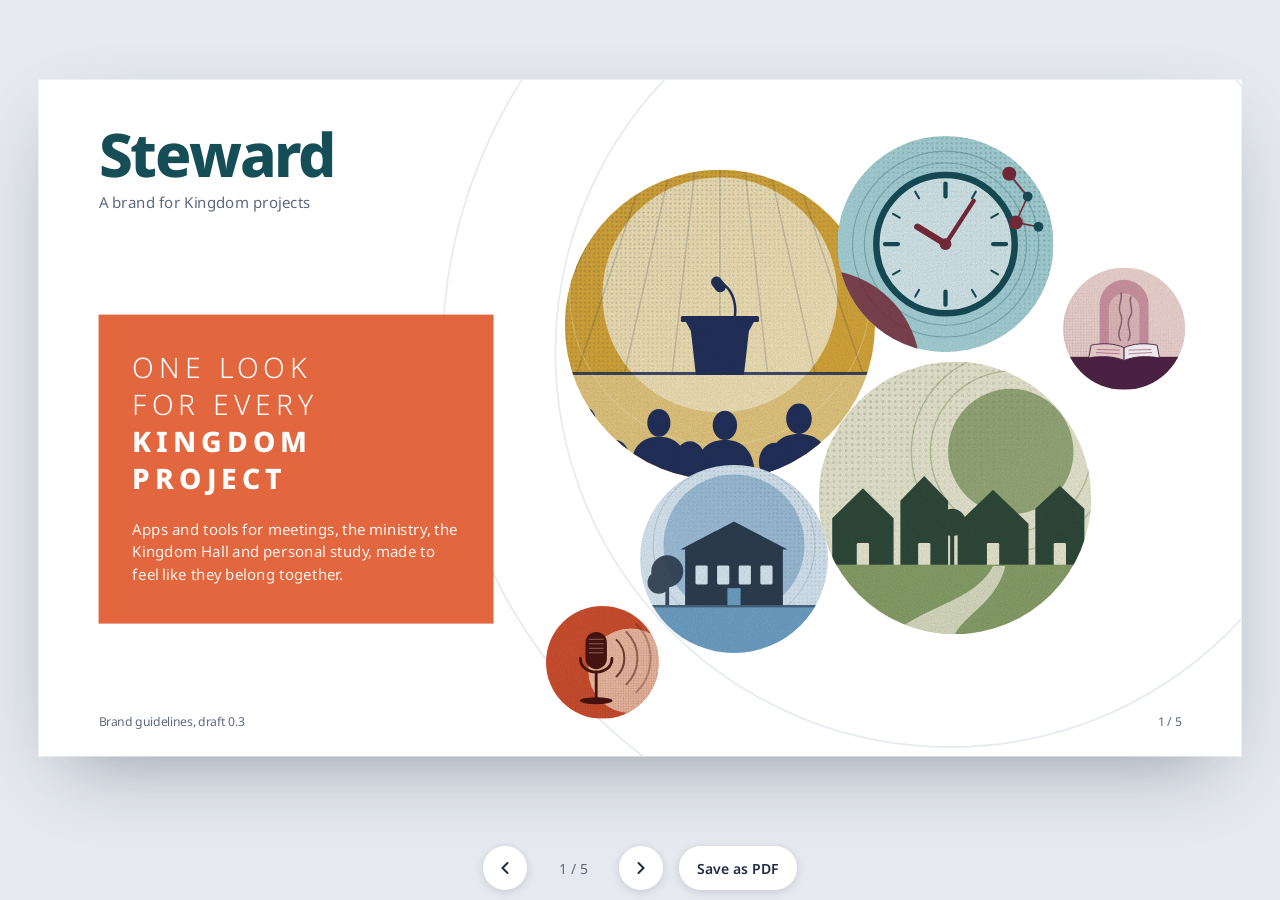
<file: brand/slides.html>
<!doctype html>
<html lang="en" data-theme="light">
<head>
<meta charset="utf-8">
<meta name="viewport" content="width=device-width,initial-scale=1">
<title>Steward Brand Slides</title>
<link rel="preconnect" href="https://fonts.googleapis.com">
<link rel="preconnect" href="https://fonts.gstatic.com" crossorigin>
<link href="https://fonts.googleapis.com/css2?family=Noto+Sans:wght@300;400;500;600;700;800&display=swap" rel="stylesheet">
<link rel="stylesheet" href="../tokens/tokens.css">
<link rel="stylesheet" href="screens.css">
<style>
  * { box-sizing: border-box; }
  html, body { margin: 0; height: 100%; }
  body { background: #e6e9ef; color: var(--text); font-family: var(--font); -webkit-font-smoothing: antialiased; overflow: hidden; }
  button { font: inherit; color: inherit; cursor: pointer; border: 0; background: none; }
  :focus-visible { outline: 3px solid var(--brand); outline-offset: 2px; border-radius: 6px; }
  svg.art { display: block; width: 100%; height: 100%; }

  /* Every slide is designed at 1280 × 720 and scaled to fit the window */
  .viewport { position: fixed; inset: 0 0 64px; display: grid; place-items: center; }
  .deck { width: 1280px; height: 720px; position: relative; transform-origin: center; }
  .slide { position: absolute; inset: 0; background: #fff; overflow: hidden; box-shadow: 0 30px 80px -30px rgba(31,42,68,.45); opacity: 0; visibility: hidden; transition: opacity .35s var(--ease-out), visibility 0s .35s; }
  .slide.on { opacity: 1; visibility: visible; transition: opacity .35s var(--ease-out); }
  .rings { position: absolute; pointer-events: none; color: #e7ebf2; }
  .foot { position: absolute; left: 64px; right: 64px; bottom: 28px; display: flex; justify-content: space-between; font-size: 13px; color: var(--text-dim); }
  .foot b { color: var(--duo-deepteal); font-weight: 800; letter-spacing: -0.02em; font-size: 15px; }
  h2.title { position: absolute; left: 64px; top: 52px; margin: 0; color: var(--coral); font-size: 44px; line-height: 1.1; font-weight: 700; letter-spacing: -0.01em; }
  p.sub { position: absolute; left: 64px; top: 112px; margin: 0; color: var(--text-dim); font-size: 19px; max-width: 760px; line-height: 1.5; }

  /* Controls */
  .bar { position: fixed; left: 0; right: 0; bottom: 0; height: 64px; display: flex; align-items: center; justify-content: center; gap: 16px; }
  .bar button { width: 44px; height: 44px; border-radius: 50%; background: #fff; box-shadow: 0 2px 8px rgba(31,42,68,.15); display: grid; place-items: center; }
  .bar button svg { width: 20px; height: 20px; }
  .bar span { font-size: 14px; color: var(--text-dim); min-width: 60px; text-align: center; font-variant-numeric: tabular-nums; }
  .bar .print { width: auto; border-radius: 99px; padding: 0 18px; font-size: 14px; font-weight: 600; }

  /* ---------- 1. Cover ---------- */
  .s1 .mast { position: absolute; left: 64px; top: 48px; }
  .s1 .mast b { display: block; font-size: 64px; font-weight: 800; letter-spacing: -0.035em; color: var(--duo-deepteal); line-height: 1; }
  .s1 .mast small { display: block; margin-top: 8px; font-size: 16px; color: var(--text-dim); }
  .s1 .block { position: absolute; left: 64px; top: 250px; width: 420px; background: var(--coral-bright); color: #fff; padding: 36px 36px 40px; }
  .s1 .block span { display: block; text-transform: uppercase; letter-spacing: .18em; font-size: 30px; line-height: 1.32; font-weight: 300; }
  .s1 .block span.b { font-weight: 800; }
  .s1 .block p { margin: 22px 0 0; font-size: 16px; line-height: 1.5; opacity: .92; letter-spacing: 0; text-transform: none; }
  .s1 .c { position: absolute; }
  .s1 .c > div { width: 100%; height: 100%; }
  .s1 .c.ring > div { box-shadow: 0 0 0 10px #fff; }

  /* ---------- 2. One topic, one palette ---------- */
  .areas { position: absolute; left: 64px; right: 64px; top: 196px; display: grid; grid-template-columns: repeat(6, 1fr); gap: 22px; }
  .area .disc { width: 152px; height: 152px; margin: 0 auto 16px; }
  .area h3 { margin: 0 0 6px; font-size: 18px; line-height: 1.25; text-align: center; }
  .area .dots { display: flex; justify-content: center; margin-bottom: 12px; }
  .area .dots i { width: 22px; height: 22px; border-radius: 50%; margin-left: -6px; box-shadow: 0 0 0 2px #fff; }
  .area .dots i:first-child { margin-left: 0; }
  .area ul { margin: 0; padding: 0; list-style: none; text-align: center; font-size: 14px; color: var(--text-dim); line-height: 1.6; }

  /* ---------- 3. The look ---------- */
  .s3 .cols { position: absolute; left: 64px; right: 64px; top: 190px; bottom: 80px; display: grid; grid-template-columns: 1fr 300px 1fr; gap: 48px; }
  .s3 h4 { margin: 0 0 12px; font-size: 14px; color: var(--text-dim); font-weight: 500; }
  .swatches { display: flex; align-items: flex-end; gap: 14px; margin-bottom: 30px; }
  .swatches div { text-align: center; font-size: 12px; color: var(--text-dim); }
  .swatches i { display: block; border-radius: 50%; margin: 0 auto 6px; box-shadow: inset 0 0 0 1px rgba(31,42,68,.1); }
  .swatches b { display: block; color: var(--text); font-size: 13px; }
  .typo .t1 { color: var(--coral); font-size: 34px; font-weight: 700; line-height: 1.1; }
  .typo .t2 { font-size: 20px; font-weight: 600; margin: 10px 0 6px; }
  .typo .t3 { font-size: 15px; color: var(--text-dim); line-height: 1.55; margin: 0; }
  .typo .t3 .ref { color: var(--coral); font-weight: 700; }
  .typo .t4 { font-size: 13px; color: var(--text-dim); margin-top: 14px; }
  .phone { border-radius: 34px; padding: 9px; background: #fff; box-shadow: 0 1px 2px rgba(31,42,68,.06), 0 18px 44px -16px rgba(31,42,68,.35), 0 0 0 1px var(--line); height: 100%; }
  .app { border-radius: 26px; overflow: hidden; height: 100%; display: flex; flex-direction: column; background: #fff; }
  .app .hero { position: relative; height: 150px; flex: none; }
  .app .hero .banner { position: absolute; inset: 0 0 24px; -webkit-mask-image: linear-gradient(#000 55%, transparent); mask-image: linear-gradient(#000 55%, transparent); }
  .app .hero .t { position: absolute; left: 18px; bottom: 2px; }
  .app .hero small { display: block; color: var(--text-dim); font-size: 12px; }
  .app .hero b { color: var(--coral); font-size: 21px; line-height: 1.15; }
  .slots { padding: 12px 14px; display: grid; gap: 8px; }
  .slot { background: var(--surface); border-radius: 12px; padding: 10px 12px; display: flex; align-items: center; gap: 10px; }
  .slot div { flex: 1; } .slot b { display: block; font-size: 14px; } .slot small { color: var(--text-dim); font-size: 12px; }
  .slot .spots { display: flex; gap: 4px; }
  .slot .spots i { width: 10px; height: 10px; border-radius: 50%; background: var(--duo-mustard); }
  .slot .spots i.free { background: transparent; box-shadow: inset 0 0 0 1.5px var(--text-dim); }
  .app .go { margin: auto 14px 14px; height: 48px; border-radius: 99px; background: var(--brand); color: #fff; font-weight: 700; font-size: 15px; display: grid; place-items: center; }
  .principles { display: grid; gap: 18px; }
  .principles div { border-top: 2px solid var(--coral); padding-top: 8px; }
  .principles b { display: block; font-size: 17px; }
  .principles span { font-size: 14px; color: var(--text-dim); line-height: 1.5; }

  /* ---------- 4. On a big screen: real desktop screens (screens.css), shrunk to fit ---------- */
  .num { font-variant-numeric: tabular-nums; letter-spacing: -0.02em; }
  .desk { position: absolute; left: 64px; right: 64px; top: 190px; display: grid; grid-template-columns: 1fr 1fr; gap: 32px; }
  .desk figure { margin: 0; }
  .desk .frame { width: 560px; height: 371px; overflow: hidden; border-radius: 12px; box-shadow: 0 1px 2px rgba(31,42,68,.06), 0 18px 44px -16px rgba(31,42,68,.35), 0 0 0 1px var(--line); }
  .desk .window { width: 1000px; min-width: 0; height: 662px; transform: scale(.56); transform-origin: top left; border-radius: 0; }
  .desk .ctl aside .foot2 { margin-top: auto; padding: var(--space-4) var(--space-5); border-top: 1px solid var(--line); display: flex; gap: var(--space-2); }
  .desk .adjust span { flex: 1; height: 40px; border-radius: var(--radius-sm); background: var(--surface); font-weight: 700; font-size: 14px; display: grid; place-items: center; }
  .desk figcaption { margin-top: 14px; font-size: 14px; color: var(--text-dim); }
  .desk figcaption b { display: block; color: var(--text); font-size: 16px; }

  /* ---------- 5. Rules ---------- */
  .s5 .cols { position: absolute; left: 64px; top: 190px; width: 780px; display: grid; grid-template-columns: 1fr 1fr; gap: 24px; }
  .s5 .card { background: var(--surface); border-radius: 16px; padding: 22px 26px; }
  .s5 .card b { display: block; font-size: 18px; margin-bottom: 10px; }
  .s5 .card ul { margin: 0; padding-left: 18px; color: var(--text-dim); font-size: 15px; line-height: 1.75; }
  .s5 .card.wide { grid-column: span 2; display: grid; grid-template-columns: repeat(3, 1fr); gap: 20px; }
  .s5 .card.wide div b { font-size: 16px; margin-bottom: 4px; }
  .s5 .card.wide div span { font-size: 14px; color: var(--text-dim); line-height: 1.5; }
  .s5 .art1 { position: absolute; right: -60px; top: 120px; width: 420px; height: 420px; }
  .s5 .art2 { position: absolute; right: 262px; top: 490px; width: 150px; height: 150px; }
  .s5 .art2 > div, .s5 .art1 > div { width: 100%; height: 100%; }
  .s5 .art2 > div { box-shadow: 0 0 0 10px #fff; }
  .s5 .note { position: absolute; left: 64px; bottom: 64px; width: 780px; font-size: 12px; color: var(--text-dim); line-height: 1.5; }

  @media (prefers-reduced-motion: reduce) { .slide { transition: none !important; } }

  /* Print / Save as PDF: one slide per page */
  @page { size: 1280px 720px; margin: 0; }
  @media print {
    body { background: #fff; overflow: visible; }
    .bar { display: none; }
    .viewport { position: static; display: block; }
    .deck { transform: none !important; width: 1280px; height: auto; }
    .slide { position: relative; opacity: 1; visibility: visible; box-shadow: none; width: 1280px; height: 720px; page-break-after: always; break-after: page; }
    .art-grain::after { display: none; } /* the grain turns into heavy images in a PDF; the halftone dots stay */
  }
</style>
</head>
<body>
  <div class="viewport">
    <div class="deck" id="deck">

      <!-- 1 -->
      <section class="slide s1 on" aria-label="Slide 1 of 5: cover">
        <svg class="rings" style="width:1100px;height:1100px;left:420px;top:-260px" viewBox="0 0 1100 1100" aria-hidden="true"><g fill="none" stroke="currentColor" stroke-width="2"><circle cx="550" cy="550" r="540"/><circle cx="550" cy="550" r="420"/></g></svg>
        <div class="mast"><b>Steward</b><small>A brand for Kingdom projects</small></div>
        <div class="block">
          <span>One look</span><span>for every</span><span class="b">Kingdom</span><span class="b">project</span>
          <p>Apps and tools for meetings, the ministry, the Kingdom Hall and personal study, made to feel like they belong together.</p>
        </div>
        <div class="c art-circle art-grain" style="left:560px;top:96px;width:330px;height:330px"><div id="c1"></div></div>
        <div class="c ring art-circle art-grain" style="left:850px;top:60px;width:230px;height:230px"><div id="c2"></div></div>
        <div class="c ring art-circle art-grain" style="left:830px;top:300px;width:290px;height:290px"><div id="c3"></div></div>
        <div class="c ring art-circle art-grain" style="left:640px;top:410px;width:200px;height:200px"><div id="c4"></div></div>
        <div class="c art-circle art-grain" style="left:1090px;top:200px;width:130px;height:130px"><div id="c5"></div></div>
        <div class="c ring art-circle art-grain" style="left:540px;top:560px;width:120px;height:120px"><div id="c6"></div></div>
        <div class="foot"><span>Brand guidelines, draft 0.3</span><span>1 / 5</span></div>
      </section>

      <!-- 2 -->
      <section class="slide s2" aria-label="Slide 2 of 5: one topic, one palette">
        <h2 class="title">One topic, one palette</h2>
        <p class="sub">Every area of Kingdom work gets its own duotone colours and artwork, so people recognise a tool before they read its name.</p>
        <div class="areas">
          <div class="area"><div class="disc art-circle art-grain" id="t1"></div><h3>Meetings and assemblies</h3><div class="dots"><i style="background:#22305a"></i><i style="background:#d9a93a"></i><i style="background:#f5e6b8"></i></div><ul><li>Stage timer</li><li>Attendance</li><li>Assembly helpers</li></ul></div>
          <div class="area"><div class="disc art-circle art-grain" id="t2"></div><h3>Schedules and time</h3><div class="dots"><i style="background:#164e57"></i><i style="background:#7a2b3a"></i><i style="background:#a9d6d9"></i></div><ul><li>Meeting parts</li><li>Duty rosters</li><li>Reminders</li></ul></div>
          <div class="area"><div class="disc art-circle art-grain" id="t3"></div><h3>The ministry</h3><div class="dots"><i style="background:#2f4a3a"></i><i style="background:#8aa26a"></i><i style="background:#ecebd2"></i></div><ul><li>Cart schedules</li><li>Group arrangements</li><li>Territory helpers</li></ul></div>
          <div class="area"><div class="disc art-circle art-grain" id="t4"></div><h3>Kingdom Hall care</h3><div class="dots"><i style="background:#2d3e50"></i><i style="background:#6fa3c7"></i><i style="background:#dcecf5"></i></div><ul><li>Cleaning rotas</li><li>Maintenance checklists</li><li>Supplies</li></ul></div>
          <div class="area"><div class="disc art-circle art-grain" id="t5"></div><h3>Study and reading</h3><div class="dots"><i style="background:#4f2346"></i><i style="background:#b8657f"></i><i style="background:#f3d9d3"></i></div><ul><li>Reading plans</li><li>Study trackers</li><li>Family worship</li></ul></div>
          <div class="area"><div class="disc art-circle art-grain" id="t6"></div><h3>Sound and media</h3><div class="dots"><i style="background:#4a1410"></i><i style="background:#d2502f"></i><i style="background:#f7c9b0"></i></div><ul><li>OBS and video</li><li>Sound desk checks</li><li>Zoom helpers</li></ul></div>
        </div>
        <div class="foot"><b>Steward</b><span>2 / 5</span></div>
      </section>

      <!-- 3 -->
      <section class="slide s3" aria-label="Slide 3 of 5: the look">
        <h2 class="title">The look, in any project</h2>
        <p class="sub">White space, art in circles and fades, coral headings and one calm blue for anything you tap. Here it is on a ministry tool.</p>
        <div class="cols">
          <div>
            <h4>Core colours</h4>
            <div class="swatches">
              <div><i style="width:70px;height:70px;background:#1f2a44"></i><b>Ink</b>Text</div>
              <div><i style="width:62px;height:62px;background:#c9502f"></i><b>Coral</b>Headings</div>
              <div><i style="width:56px;height:56px;background:#4a6da7"></i><b>Blue</b>Buttons</div>
              <div><i style="width:48px;height:48px;background:#d3ebe3"></i><b>Sea glass</b>Behind art</div>
              <div><i style="width:42px;height:42px;background:#fff"></i><b>Paper</b>Pages</div>
            </div>
            <h4>Type: Noto Sans, one family</h4>
            <div class="typo">
              <div class="t1">Saturday cart witnessing</div>
              <div class="t2">Plaza, 9:00 to 11:00</div>
              <p class="t3">Three spots, two filled. Bring the cart from the Kingdom Hall and return it by noon. <span class="ref">Read Acts 20:20.</span></p>
              <div class="t4">Covers nearly every language a congregation might use.</div>
            </div>
          </div>
          <div class="phone"><div class="app">
            <div class="hero"><div class="banner art-grain" id="p1"></div><div class="t"><small>This week</small><b>Cart schedule</b></div></div>
            <div class="slots">
              <div class="slot"><div><b>Saturday, 9:00</b><small>Plaza</small></div><span class="spots"><i></i><i></i><i class="free"></i></span></div>
              <div class="slot"><div><b>Saturday, 14:00</b><small>Market street</small></div><span class="spots"><i></i><i class="free"></i><i class="free"></i></span></div>
              <div class="slot"><div><b>Monday, 8:00</b><small>Train station</small></div><span class="spots"><i></i><i></i><i></i></span></div>
            </div>
            <div class="go">Sign up for a spot</div>
          </div></div>
          <div class="principles">
            <div><b>Art lives in circles</b><span>Different sizes, sometimes overlapping, with a sea-glass circle behind.</span></div>
            <div><b>Edges fade into white</b><span>Banners dissolve into the page instead of ending in a hard line.</span></div>
            <div><b>Coral leads the eye</b><span>Titles and references in coral; everything else stays dark and quiet.</span></div>
            <div><b>White space is content</b><span>Nothing crowded, even on a small phone.</span></div>
          </div>
        </div>
        <div class="foot"><b>Steward</b><span>3 / 5</span></div>
      </section>

      <!-- 4 -->
      <section class="slide s4" aria-label="Slide 4 of 5: on a big screen">
        <svg class="rings" style="width:900px;height:900px;left:-380px;top:120px" viewBox="0 0 900 900" aria-hidden="true"><g fill="none" stroke="currentColor" stroke-width="2"><circle cx="450" cy="450" r="440"/><circle cx="450" cy="450" r="330"/></g></svg>
        <h2 class="title">On a big screen</h2>
        <p class="sub">The same family on a laptop at the sound desk. More room means seeing more at once, with one banner of art per screen.</p>
        <div class="desk">
          <figure>
            <div class="frame"><div class="window">
              <div class="chrome"><div class="dots"><i></i><i></i><i></i></div><div class="url">stage.local/control</div><div class="spacer"></div></div>
              <div class="ctl">
                <aside>
                  <div class="side-hero"><div class="banner art-grain" id="w1"></div><div class="t"><small>Saturday, October 31</small><b>Weekend meeting</b></div></div>
                  <div class="parts">
                    <div class="partrow done"><svg class="tick" viewBox="0 0 24 24" fill="none" stroke="currentColor" stroke-width="2.6" stroke-linecap="round" stroke-linejoin="round"><path d="M20 6 9 17l-5-5"/></svg><span>Opening song and prayer</span><em>5:00</em></div>
                    <div class="partrow cur"><i class="dot"></i><span>Public Talk</span><em>30:00</em></div>
                    <div class="partrow"><i class="dot"></i><span>Watchtower Study</span><em>1:00:00</em></div>
                    <div class="partrow"><i class="dot"></i><span>Concluding song</span><em>5:00</em></div>
                  </div>
                  <div class="foot2"><span class="btn ghost">Report</span><span class="btn ghost">Refresh</span></div>
                </aside>
                <main>
                  <div class="now-part"><small>Now</small><h3>Public Talk</h3></div>
                  <div class="big num">18:34</div>
                  <div class="meta">left of 30 minutes. Started at 10:05.</div>
                  <div class="prog"><i style="width:38%"></i></div>
                  <div class="actions"><span class="btn danger main-btn">Stop</span><span class="btn ghost">Pause</span><span class="btn ghost">Reset</span></div>
                  <div class="adjust"><span>−1:00</span><span>−0:30</span><span>+0:30</span><span>+1:00</span></div>
                </main>
                <div class="right">
                  <div><h4>The speaker sees</h4><div class="preview stage"><small>Public Talk</small><b>18:34</b></div></div>
                  <div><h4>Current time</h4><div class="clockcard"><div class="face art-circle art-grain" id="w2"></div><div><b>10:16</b><small>Meeting ends around 11:45</small></div></div></div>
                  <div><h4>Connected</h4><div class="status">
                    <div>OBS <span class="pill ok">Connected</span></div>
                    <div>Phones <span class="pill ok">2 connected</span></div>
                  </div></div>
                </div>
              </div>
            </div></div>
            <figcaption><b>Stage Timer at the sound desk</b>Plan on the left, act in the middle, check on the right.</figcaption>
          </figure>
          <figure>
            <div class="frame"><div class="window">
              <div class="chrome"><div class="dots"><i></i><i></i><i></i></div><div class="url">attendance.local/history</div><div class="spacer"></div></div>
              <div class="att">
                <div class="hero"><div class="banner art-grain" id="w3"></div><div class="t"><h3>Attendance</h3><small>The last 12 meetings</small></div></div>
                <div class="body">
                  <div>
                    <div class="tiles">
                      <div class="card tile"><small>Last meeting</small><b class="num">128</b><span>Thursday, October 29</span></div>
                      <div class="card tile"><small>Average</small><b class="num">138</b><span>Across 12 meetings</span></div>
                      <div class="card tile"><small>Highest</small><b class="num">152</b><span>Sunday, October 25</span></div>
                    </div>
                    <div class="card"><h3>Present at each meeting</h3><div class="chart" id="wchart"></div></div>
                  </div>
                  <div class="card side-card">
                    <div class="disc art-circle art-grain" id="w4"></div>
                    <h3>Weekend meeting</h3>
                    <p>Starts in 2 hours. Ready when you are.</p>
                    <span class="btn primary">Count now</span>
                  </div>
                </div>
              </div>
            </div></div>
            <figcaption><b>Attendance on a laptop</b>Numbers first, then the chart; the art leads to the next count.</figcaption>
          </figure>
        </div>
        <div class="foot"><b>Steward</b><span>4 / 5</span></div>
      </section>

      <!-- 5 -->
      <section class="slide s5" aria-label="Slide 5 of 5: the rules we keep">
        <h2 class="title">The rules we keep</h2>
        <p class="sub">Art makes the tools warm and memorable. These rules keep it from getting in the way.</p>
        <div class="cols">
          <div class="card"><b>Art goes here</b><ul>
            <li>Welcome and first-time setup</li><li>Headers that fade into the page</li><li>Empty screens, waiting and "done"</li><li>Small circles that tell tools apart</li>
          </ul></div>
          <div class="card"><b>Art stays out</b><ul>
            <li>Behind numbers or buttons read fast</li><li>On stage while someone is speaking</li><li>In error messages</li><li>More than one large piece per screen</li>
          </ul></div>
          <div class="card wide">
            <div><b>For everyone</b><span>Big text and buttons, strong contrast, never colour alone.</span></div>
            <div><b>Plain words</b><span>Short sentences, and always the next step.</span></div>
            <div><b>Our own work</b><span>Original artwork only. No logos, names or art from the organization.</span></div>
          </div>
        </div>
        <div class="art1 art-circle art-grain"><div id="r1"></div></div>
        <div class="art2 art-circle art-grain"><div id="r2"></div></div>
        <p class="note">Steward is a working name. These tools are independent and are not affiliated with, endorsed by, or connected to Jehovah's Witnesses, JW.ORG, JW Library or the Watch Tower Bible and Tract Society.</p>
        <div class="foot"><b>Steward</b><span>5 / 5</span></div>
      </section>

    </div>
  </div>

  <div class="bar">
    <button id="prev" aria-label="Previous slide"><svg viewBox="0 0 24 24" fill="none" stroke="currentColor" stroke-width="2.4" stroke-linecap="round"><path d="m15 6-6 6 6 6"/></svg></button>
    <span id="count">1 / 5</span>
    <button id="next" aria-label="Next slide"><svg viewBox="0 0 24 24" fill="none" stroke="currentColor" stroke-width="2.4" stroke-linecap="round"><path d="m9 6 6 6-6 6"/></svg></button>
    <button class="print" id="print">Save as PDF</button>
  </div>

<script src="art.js"></script>
<script>
  const $ = (id) => document.getElementById(id);

  // Artwork
  $('c1').innerHTML = platformArt({ w: 620, h: 620, cx: 310, id: 'c1' });
  $('c2').innerHTML = clockArt({ id: 'c2' });
  $('c3').innerHTML = streetArt({ id: 'c3' });
  $('c4').innerHTML = hallArt({ id: 'c4' });
  $('c5').innerHTML = bookArt({ id: 'c5' });
  $('c6').innerHTML = soundArt({ id: 'c6' });
  $('t1').innerHTML = platformArt({ w: 620, h: 620, cx: 310, id: 't1' });
  $('t2').innerHTML = clockArt({ id: 't2' });
  $('t3').innerHTML = streetArt({ id: 't3' });
  $('t4').innerHTML = hallArt({ id: 't4' });
  $('t5').innerHTML = bookArt({ id: 't5' });
  $('t6').innerHTML = soundArt({ id: 't6' });
  $('p1').innerHTML = streetArt({ id: 'p1' });
  $('r1').innerHTML = hallArt({ id: 'r1' });
  $('r2').innerHTML = streetArt({ id: 'r2' });
  $('w1').innerHTML = platformArt({ w: 640, h: 330, cx: 420, id: 'w1' });
  $('w2').innerHTML = clockArt({ id: 'w2' });
  $('w3').innerHTML = platformArt({ w: 1600, h: 460, cx: 1180, id: 'w3' });
  $('w4').innerHTML = platformArt({ w: 620, h: 620, cx: 310, id: 'w4' });

  // A still version of the attendance chart (the desktop page has the interactive one)
  (function chart() {
    const v = [146, 126, 148, 129, 150, 124, 145, 131, 147, 127, 152, 128];
    const W = 640, H = 200, l = 34, b = 18, t = 18, max = 160, ih = H - t - b, step = (W - l - 8) / v.length, bw = 24;
    const y = (n) => t + ih - (n / max) * ih;
    let s = `<svg viewBox="0 0 ${W} ${H}" aria-hidden="true"><g class="grid">${[0, 50, 100, 150].map((n) => `<line x1="${l}" x2="${W - 8}" y1="${y(n)}" y2="${y(n)}"/>`).join('')}</g>`;
    s += `<g class="axis">${[0, 50, 100, 150].map((n) => `<text x="${l - 8}" y="${y(n) + 4}" text-anchor="end">${n}</text>`).join('')}</g>`;
    v.forEach((n, i) => {
      const x = l + step * i + (step - bw) / 2, top = y(n), r = 4;
      s += `<path class="bar" d="M${x} ${t + ih} V${top + r} Q${x} ${top} ${x + r} ${top} H${x + bw - r} Q${x + bw} ${top} ${x + bw} ${top + r} V${t + ih} Z"/>`;
    });
    $('wchart').innerHTML = s + '</svg>';
  })();

  // Fit the 1280 × 720 deck to the window
  const deck = $('deck');
  function fit() {
    const k = Math.min(innerWidth / 1280, (innerHeight - 64) / 720) * 0.94;
    deck.style.transform = `scale(${k})`;
  }
  addEventListener('resize', fit); fit();

  // Navigation: arrows, space, buttons, or a click on the slide
  const slides = [...document.querySelectorAll('.slide')];
  let cur = 0;
  function go(i) {
    cur = Math.max(0, Math.min(slides.length - 1, i));
    slides.forEach((s, n) => { s.classList.toggle('on', n === cur); s.setAttribute('aria-hidden', n !== cur); });
    $('count').textContent = `${cur + 1} / ${slides.length}`;
    $('prev').disabled = cur === 0; $('next').disabled = cur === slides.length - 1;
    history.replaceState(null, '', `#${cur + 1}`);
  }
  $('prev').addEventListener('click', () => go(cur - 1));
  $('next').addEventListener('click', () => go(cur + 1));
  $('print').addEventListener('click', () => print());
  addEventListener('keydown', (e) => {
    if (['ArrowRight', 'PageDown', ' '].includes(e.key)) { e.preventDefault(); go(cur + 1); }
    if (['ArrowLeft', 'PageUp'].includes(e.key)) { e.preventDefault(); go(cur - 1); }
    if (e.key === 'Home') go(0);
    if (e.key === 'End') go(slides.length - 1);
  });
  go((parseInt(location.hash.slice(1), 10) || 1) - 1); // slides.html#3 opens slide 3
</script>
</body>
</html>
</file>
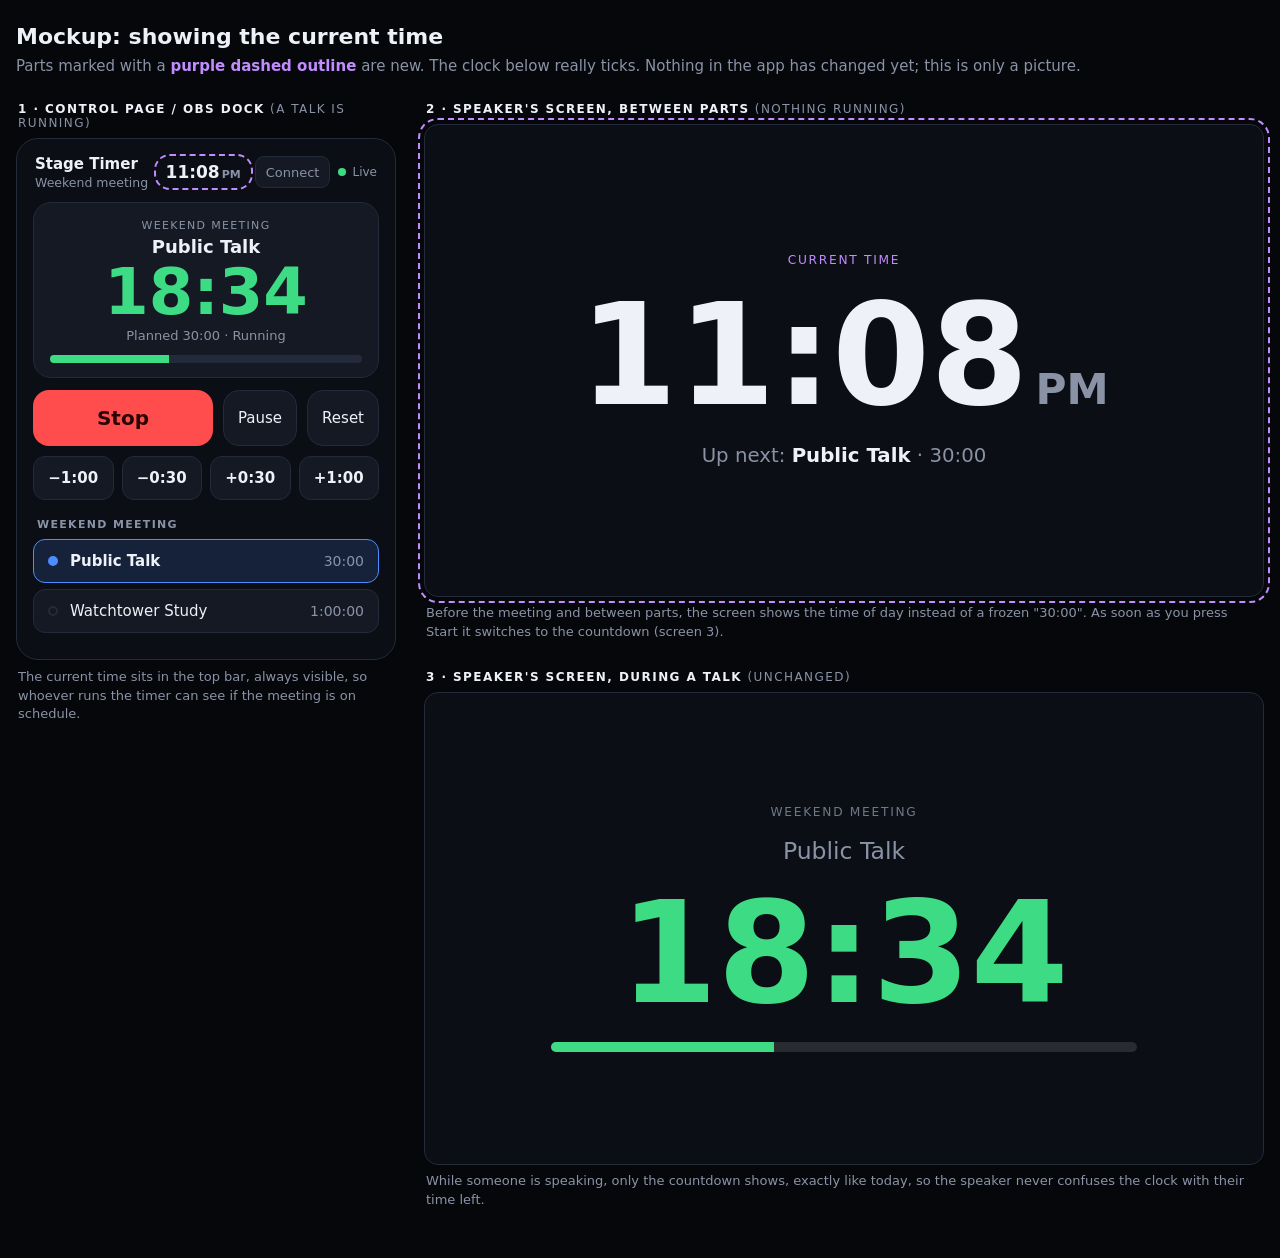
<file: examples/stage-timer/clock-option.html>
<!doctype html>
<html lang="en">
<head>
<meta charset="utf-8">
<meta name="viewport" content="width=device-width,initial-scale=1">
<title>Clock Mockup</title>
<style>
  :root {
    --bg:#0b0e14; --card:#141923; --line:#232b3a; --fg:#eef1f7; --dim:#8a93a6;
    --ok:#3ddc84; --warn:#ffb020; --bad:#ff4d4d; --accent:#4c8dff; --new:#c18cff;
  }
  * { box-sizing: border-box; }
  body { margin: 0; background: #05070b; color: var(--fg); font-family: system-ui, -apple-system, "Segoe UI", Roboto, sans-serif; padding: 24px 16px 48px; }
  .intro { max-width: 1280px; margin: 0 auto 24px; }
  .intro h1 { font-size: 22px; margin: 0 0 6px; }
  .intro p { color: var(--dim); margin: 0; font-size: 15px; line-height: 1.5; }
  .new { color: var(--new); font-weight: 600; }
  .grid { max-width: 1280px; margin: 0 auto; display: grid; grid-template-columns: minmax(0, 380px) minmax(0, 1fr); gap: 28px; align-items: start; }
  @media (max-width: 900px) { .grid { grid-template-columns: 1fr; } }
  .label { font-size: 12px; letter-spacing: .12em; text-transform: uppercase; color: var(--dim); margin: 0 0 8px 2px; }
  .label b { color: var(--fg); }
  .note { color: var(--dim); font-size: 13px; margin: 8px 2px 0; line-height: 1.45; }
  .stack { display: grid; gap: 28px; }
  .tag { outline: 2px dashed var(--new); outline-offset: 4px; border-radius: 10px; }

  /* ---- Control page (real styles) ---- */
  .phone { background: var(--bg); border: 1px solid var(--line); border-radius: 22px; padding: 12px 16px 20px; }
  header { display: flex; align-items: center; justify-content: space-between; padding: 4px 2px 12px; gap: 8px; }
  header h1 { font-size: 15px; margin: 0; font-weight: 600; }
  header small { color: var(--dim); display: block; font-weight: 400; margin-top: 2px; }
  .icons { display: flex; align-items: center; gap: 8px; }
  .ib { height: 32px; padding: 0 10px; border-radius: 9px; background: var(--card); border: 1px solid var(--line); font-size: 13px; color: var(--dim); display: inline-flex; align-items: center; }
  .conn { display: flex; align-items: center; gap: 6px; font-size: 12px; color: var(--dim); }
  .conn i { width: 8px; height: 8px; border-radius: 50%; background: var(--ok); }
  .now { font-size: 17px; font-weight: 700; font-variant-numeric: tabular-nums; padding: 2px 6px; }
  .now span { font-size: 11px; color: var(--dim); font-weight: 600; margin-left: 2px; }
  .clock { background: var(--card); border: 1px solid var(--line); border-radius: 18px; padding: 16px 16px 14px; text-align: center; }
  .clock .sec { font-size: 11px; letter-spacing: .12em; text-transform: uppercase; color: var(--dim); }
  .clock .nm { font-size: 18px; font-weight: 600; margin: 4px 0 2px; }
  .clock .t { font-size: 64px; font-weight: 700; font-variant-numeric: tabular-nums; line-height: 1.05; color: var(--ok); }
  .clock .meta { color: var(--dim); font-size: 13px; margin-top: 2px; }
  .bar { height: 8px; background: #232b3a; border-radius: 99px; overflow: hidden; margin: 12px 0 0; }
  .bar i { display: block; height: 100%; width: 38%; background: var(--ok); }
  .main { display: grid; grid-template-columns: 1fr auto auto; gap: 10px; margin-top: 12px; }
  .go { height: 56px; border-radius: 16px; font-size: 20px; font-weight: 700; background: var(--bad); color: #2b0505; display: grid; place-items: center; }
  .reset { height: 56px; padding: 0 14px; border-radius: 16px; background: var(--card); border: 1px solid var(--line); font-size: 15px; display: grid; place-items: center; }
  .adj { display: grid; grid-template-columns: repeat(4, 1fr); gap: 8px; margin-top: 10px; }
  .adj div { height: 44px; border-radius: 12px; background: var(--card); border: 1px solid var(--line); font-size: 15px; font-weight: 600; display: grid; place-items: center; }
  h2 { font-size: 11px; letter-spacing: .12em; text-transform: uppercase; color: var(--dim); font-weight: 600; margin: 18px 4px 8px; }
  .part { display: flex; align-items: center; gap: 12px; background: var(--card); border: 1px solid var(--line); border-radius: 12px; padding: 12px 14px; margin-bottom: 6px; }
  .part .n { flex: 1; font-size: 15px; } .part .d { color: var(--dim); font-size: 14px; }
  .part.cur { border-color: var(--accent); background: #16213a; } .part.cur .n { font-weight: 700; }
  .part .dot { width: 10px; height: 10px; border-radius: 50%; border: 2px solid var(--line); }
  .part.cur .dot { border-color: var(--accent); background: var(--accent); }

  /* ---- Display page (real styles, vmin -> cqmin so it scales inside the frame) ---- */
  .screen { aspect-ratio: 16 / 9; container-type: size; background: #0b0e14; border: 1px solid var(--line); border-radius: 14px; overflow: hidden; position: relative;
    display: flex; flex-direction: column; align-items: center; justify-content: center; gap: 2cqmin; }
  .screen .section { font-size: 2.6cqmin; color: var(--dim); text-transform: uppercase; letter-spacing: .14em; opacity: .8; }
  .screen .name { font-size: 5cqmin; color: var(--dim); text-align: center; }
  .screen .time { font-size: 30cqmin; font-weight: 700; line-height: 1; font-variant-numeric: tabular-nums; }
  .screen .bar2 { width: 70cqw; height: 2.2cqmin; background: rgba(255,255,255,.12); border-radius: 99px; overflow: hidden; }
  .screen .bar2 i { display: block; height: 100%; width: 38%; background: var(--ok); }
  .screen.running .time { color: var(--ok); }
  .screen.idle .time { color: var(--fg); }
  .screen.idle .time span { font-size: 9cqmin; color: var(--dim); margin-left: 1.5cqmin; font-weight: 600; }
  .screen.idle .up { font-size: 4.2cqmin; color: var(--dim); }
  .screen.idle .up b { color: var(--fg); font-weight: 600; }
  .screen.idle .kicker { font-size: 2.6cqmin; color: var(--new); text-transform: uppercase; letter-spacing: .14em; }
</style>
</head>
<body>
  <div class="intro">
    <h1>Mockup: showing the current time</h1>
    <p>Parts marked with a <span class="new">purple dashed outline</span> are new. The clock below really ticks. Nothing in the app has changed yet; this is only a picture.</p>
  </div>

  <div class="grid">
    <div>
      <p class="label"><b>1 · Control page / OBS dock</b> (a talk is running)</p>
      <div class="phone">
        <header>
          <h1>Stage Timer<small>Weekend meeting</small></h1>
          <div class="icons">
            <div class="now tag" id="ctrlNow">7:42<span>PM</span></div>
            <div class="ib">Connect</div>
            <div class="conn"><i></i>Live</div>
          </div>
        </header>
        <section class="clock">
          <div class="sec">Weekend Meeting</div>
          <div class="nm">Public Talk</div>
          <div class="t">18:34</div>
          <div class="meta">Planned 30:00 · Running</div>
          <div class="bar"><i></i></div>
        </section>
        <div class="main"><div class="go">Stop</div><div class="reset">Pause</div><div class="reset">Reset</div></div>
        <div class="adj"><div>−1:00</div><div>−0:30</div><div>+0:30</div><div>+1:00</div></div>
        <h2>Weekend Meeting</h2>
        <div class="part cur"><i class="dot"></i><span class="n">Public Talk</span><span class="d">30:00</span></div>
        <div class="part"><i class="dot"></i><span class="n">Watchtower Study</span><span class="d">1:00:00</span></div>
      </div>
      <p class="note">The current time sits in the top bar, always visible, so whoever runs the timer can see if the meeting is on schedule.</p>
    </div>

    <div class="stack">
      <div>
        <p class="label"><b>2 · Speaker's screen, between parts</b> (nothing running)</p>
        <div class="screen idle tag">
          <div class="kicker">Current time</div>
          <div class="time" id="dispNow">7:42<span>PM</span></div>
          <div class="up">Up next: <b>Public Talk</b> · 30:00</div>
        </div>
        <p class="note">Before the meeting and between parts, the screen shows the time of day instead of a frozen "30:00". As soon as you press Start it switches to the countdown (screen 3).</p>
      </div>
      <div>
        <p class="label"><b>3 · Speaker's screen, during a talk</b> (unchanged)</p>
        <div class="screen running">
          <div class="section">Weekend Meeting</div>
          <div class="name">Public Talk</div>
          <div class="time">18:34</div>
          <div class="bar2"><i></i></div>
        </div>
        <p class="note">While someone is speaking, only the countdown shows, exactly like today, so the speaker never confuses the clock with their time left.</p>
      </div>
    </div>
  </div>

<script>
  function tick() {
    const d = new Date();
    const h = d.getHours() % 12 || 12;
    const m = String(d.getMinutes()).padStart(2, '0');
    const ap = d.getHours() < 12 ? 'AM' : 'PM';
    for (const id of ['ctrlNow', 'dispNow']) document.getElementById(id).innerHTML = `${h}:${m}<span>${ap}</span>`;
  }
  tick();
  setInterval(tick, 1000);
</script>
</body>
</html>
</file>
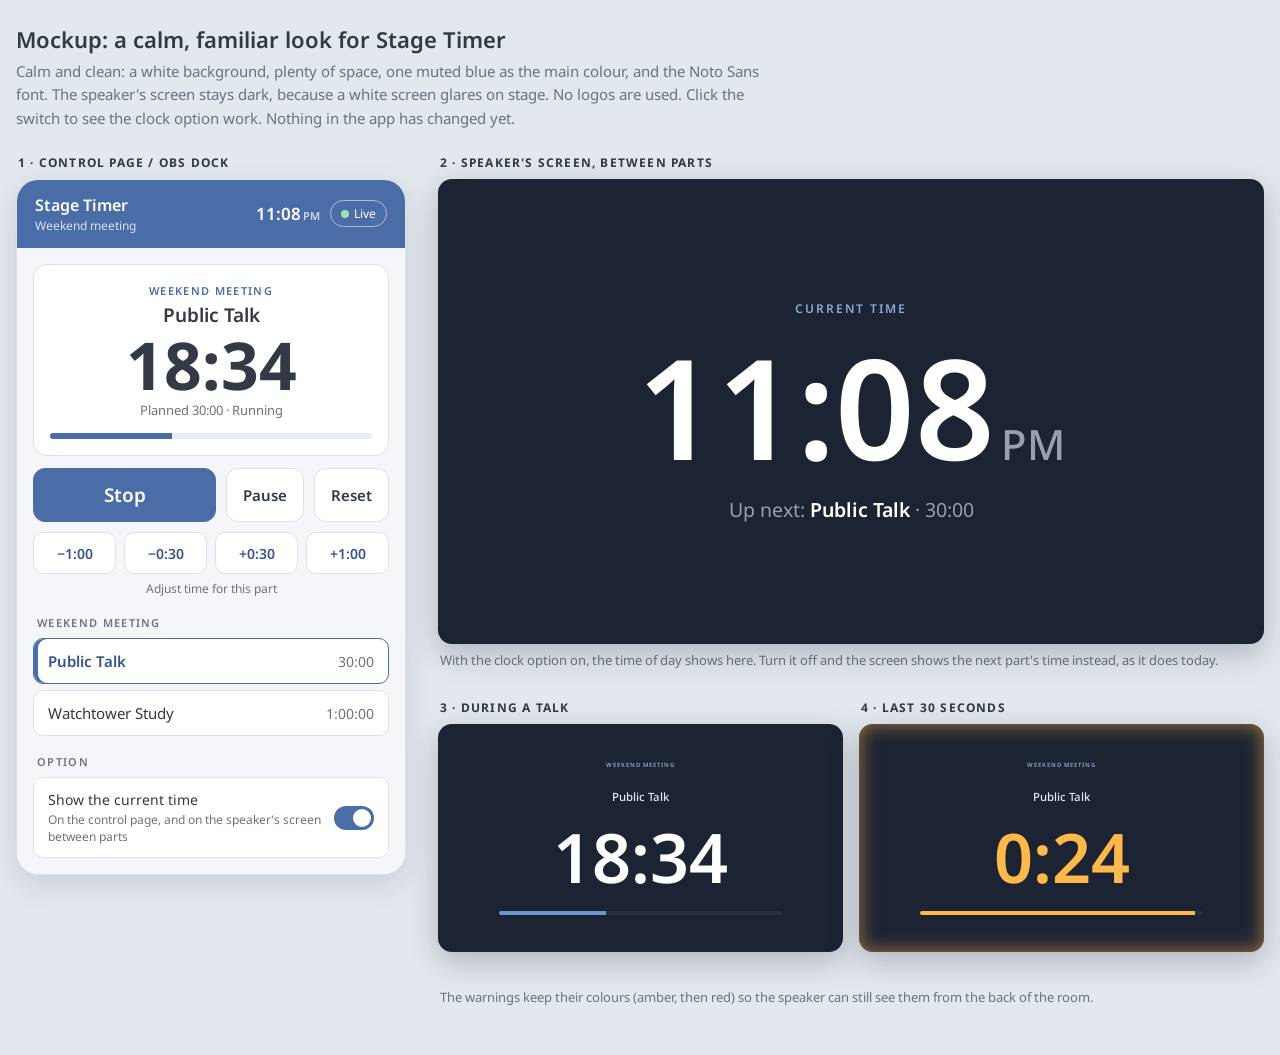
<file: examples/stage-timer/redesign.html>
<!doctype html>
<html lang="en">
<head>
<meta charset="utf-8">
<meta name="viewport" content="width=device-width,initial-scale=1">
<title>Redesign Mockup</title>
<link rel="preconnect" href="https://fonts.googleapis.com">
<link href="https://fonts.googleapis.com/css2?family=Noto+Sans:wght@400;500;600;700&display=swap" rel="stylesheet">
<style>
  /* Calm, light, lots of white space, one muted blue as the brand colour (see guidelines/brand-boundaries.md) */
  :root {
    --brand:#4a6da7; --brand-dark:#36538a; --brand-soft:#e9eef6;
    --ink:#333a45; --dim:#6b7380; --line:#dde2ea; --paper:#ffffff; --page:#f4f6f9;
    --ok:#3f8f5f; --warn:#d98b00; --bad:#c8372d;
    --night:#1c2333; --night-2:#262f44; --night-dim:#97a0b3;
  }
  * { box-sizing: border-box; }
  body { margin: 0; background: #e3e7ee; color: var(--ink); font-family: "Noto Sans", system-ui, "Segoe UI", sans-serif; padding: 24px 16px 48px; }
  .intro { max-width: 1280px; margin: 0 auto 24px; }
  .intro h1 { font-size: 22px; font-weight: 600; margin: 0 0 6px; }
  .intro p { color: var(--dim); margin: 0; font-size: 15px; line-height: 1.55; max-width: 760px; }
  .grid { max-width: 1280px; margin: 0 auto; display: grid; grid-template-columns: minmax(0, 390px) minmax(0, 1fr); gap: 32px; align-items: start; }
  @media (max-width: 900px) { .grid { grid-template-columns: 1fr; } }
  .label { font-size: 12px; letter-spacing: .1em; text-transform: uppercase; color: var(--dim); margin: 0 0 8px 2px; font-weight: 600; }
  .label b { color: var(--ink); }
  .note { color: var(--dim); font-size: 13px; margin: 8px 2px 0; line-height: 1.5; }
  .stack { display: grid; gap: 28px; }

  /* ---- Control page, light ---- */
  .phone { background: var(--page); border: 1px solid var(--line); border-radius: 22px; overflow: hidden; box-shadow: 0 10px 30px rgba(28,35,51,.12); }
  .topbar { background: var(--brand); color: #fff; padding: 14px 18px; display: flex; align-items: center; justify-content: space-between; }
  .topbar h1 { font-size: 16px; font-weight: 600; margin: 0; }
  .topbar small { display: block; font-size: 12px; font-weight: 400; opacity: .8; margin-top: 1px; }
  .topbar .right { display: flex; align-items: center; gap: 10px; }
  .now { font-size: 17px; font-weight: 600; font-variant-numeric: tabular-nums; }
  .now span { font-size: 11px; opacity: .75; margin-left: 2px; }
  .pill { font-size: 12px; border: 1px solid rgba(255,255,255,.55); border-radius: 99px; padding: 4px 10px; }
  .live { display: inline-block; width: 8px; height: 8px; border-radius: 50%; background: #9fe0b5; margin-right: 5px; }
  .body { padding: 16px; }
  .card { background: var(--paper); border: 1px solid var(--line); border-radius: 14px; padding: 18px 16px 16px; text-align: center; }
  .card .sec { font-size: 11px; letter-spacing: .12em; text-transform: uppercase; color: var(--brand); font-weight: 600; }
  .card .nm { font-size: 19px; font-weight: 600; margin: 4px 0 2px; }
  .card .t { font-size: 66px; font-weight: 700; font-variant-numeric: tabular-nums; line-height: 1.05; color: var(--ink); }
  .card .meta { color: var(--dim); font-size: 13px; margin-top: 2px; }
  .bar { height: 6px; background: var(--brand-soft); border-radius: 99px; overflow: hidden; margin: 14px 0 0; }
  .bar i { display: block; height: 100%; width: 38%; background: var(--brand); }
  .main { display: grid; grid-template-columns: 1fr auto auto; gap: 10px; margin-top: 12px; }
  .btn { height: 54px; border-radius: 12px; display: grid; place-items: center; font-size: 15px; font-weight: 600; padding: 0 16px; background: var(--paper); border: 1px solid var(--line); color: var(--ink); }
  .btn.primary { background: var(--brand); border-color: var(--brand); color: #fff; font-size: 19px; }
  .adj { display: grid; grid-template-columns: repeat(4, 1fr); gap: 8px; margin-top: 10px; }
  .adj div { height: 42px; border-radius: 10px; background: var(--paper); border: 1px solid var(--line); font-size: 14px; font-weight: 600; display: grid; place-items: center; color: var(--brand-dark); }
  .adjlabel { text-align: center; color: var(--dim); font-size: 12px; margin-top: 6px; }
  h2 { font-size: 11px; letter-spacing: .12em; text-transform: uppercase; color: var(--dim); font-weight: 600; margin: 18px 4px 8px; }
  .part { display: flex; align-items: center; gap: 12px; background: var(--paper); border: 1px solid var(--line); border-radius: 10px; padding: 12px 14px; margin-bottom: 6px; }
  .part .n { flex: 1; font-size: 15px; } .part .d { color: var(--dim); font-size: 14px; font-variant-numeric: tabular-nums; }
  .part.cur { border-color: var(--brand); box-shadow: inset 4px 0 0 var(--brand); } .part.cur .n { font-weight: 600; color: var(--brand-dark); }
  .part.done { opacity: .55; }
  .opt { display: flex; align-items: center; justify-content: space-between; background: var(--paper); border: 1px solid var(--line); border-radius: 10px; padding: 12px 14px; font-size: 14px; }
  .opt small { display: block; color: var(--dim); font-size: 12px; margin-top: 2px; }
  .switch { width: 40px; height: 24px; border-radius: 99px; background: var(--brand); position: relative; flex: none; cursor: pointer; }
  .switch::after { content: ""; position: absolute; top: 3px; left: 19px; width: 18px; height: 18px; border-radius: 50%; background: #fff; transition: left .15s; }
  .switch.off { background: #c3c9d3; } .switch.off::after { left: 3px; }

  /* ---- Speaker screen: stays dark (a white screen glares on stage), brand blue as the accent ---- */
  .screen { aspect-ratio: 16 / 9; container-type: size; background: var(--night); border-radius: 14px; overflow: hidden; position: relative;
    display: flex; flex-direction: column; align-items: center; justify-content: center; gap: 2.2cqmin; box-shadow: 0 10px 30px rgba(28,35,51,.25);
    font-family: "Noto Sans", system-ui, sans-serif; }
  .screen .section { font-size: 2.6cqmin; color: #8fa9d6; text-transform: uppercase; letter-spacing: .16em; font-weight: 600; }
  .screen .name { font-size: 5cqmin; color: #e6eaf2; font-weight: 500; text-align: center; }
  .screen .time { font-size: 30cqmin; font-weight: 600; line-height: 1; font-variant-numeric: tabular-nums; color: #fff; }
  .screen .bar2 { width: 70cqw; height: 1.6cqmin; background: var(--night-2); border-radius: 99px; overflow: hidden; }
  .screen .bar2 i { display: block; height: 100%; width: 38%; background: #6f93d1; }
  .screen.warn .time { color: #ffb84a; }
  .screen.warn .bar2 i { background: #ffb84a; width: 97%; }
  .screen.warn::after { content: ""; position: absolute; inset: 0; box-shadow: inset 0 0 9cqmin rgba(255,184,74,.6); animation: edge 1s ease-in-out infinite; }
  .screen.warn .time { animation: flash 1s ease-in-out infinite; }
  @keyframes edge { 0%, 100% { opacity: 0; } 50% { opacity: 1; } }
  @keyframes flash { 0%, 100% { opacity: 1; } 50% { opacity: .2; } }
  .screen.idle .kicker { font-size: 2.6cqmin; color: #8fa9d6; text-transform: uppercase; letter-spacing: .16em; font-weight: 600; }
  .screen.idle .time span { font-size: 9cqmin; color: var(--night-dim); margin-left: 1.5cqmin; font-weight: 500; }
  .screen.idle .up { font-size: 4.2cqmin; color: var(--night-dim); }
  .screen.idle .up b { color: #fff; font-weight: 600; }
  .screen.idle.noclock .time { color: var(--night-dim); }
  .two { display: grid; grid-template-columns: 1fr 1fr; gap: 16px; }
  @media (max-width: 700px) { .two { grid-template-columns: 1fr; } }
</style>
</head>
<body>
  <div class="intro">
    <h1>Mockup: a calm, familiar look for Stage Timer</h1>
    <p>Calm and clean: a white background, plenty of space, one muted blue as the main colour, and the Noto Sans font. The speaker's screen stays dark, because a white screen glares on stage. No logos are used. Click the switch to see the clock option work. Nothing in the app has changed yet.</p>
  </div>

  <div class="grid">
    <div>
      <p class="label"><b>1 · Control page / OBS dock</b></p>
      <div class="phone">
        <div class="topbar">
          <h1>Stage Timer<small>Weekend meeting</small></h1>
          <div class="right">
            <div class="now" id="ctrlNow">7:42<span>PM</span></div>
            <div class="pill"><i class="live"></i>Live</div>
          </div>
        </div>
        <div class="body">
          <section class="card">
            <div class="sec">Weekend Meeting</div>
            <div class="nm">Public Talk</div>
            <div class="t">18:34</div>
            <div class="meta">Planned 30:00 · Running</div>
            <div class="bar"><i></i></div>
          </section>
          <div class="main"><div class="btn primary">Stop</div><div class="btn">Pause</div><div class="btn">Reset</div></div>
          <div class="adj"><div>−1:00</div><div>−0:30</div><div>+0:30</div><div>+1:00</div></div>
          <div class="adjlabel">Adjust time for this part</div>
          <h2>Weekend Meeting</h2>
          <div class="part cur"><span class="n">Public Talk</span><span class="d">30:00</span></div>
          <div class="part"><span class="n">Watchtower Study</span><span class="d">1:00:00</span></div>
          <h2>Option</h2>
          <div class="opt">
            <div>Show the current time<small>On the control page, and on the speaker's screen between parts</small></div>
            <div class="switch" id="sw" role="switch" aria-checked="true" tabindex="0"></div>
          </div>
        </div>
      </div>
    </div>

    <div class="stack">
      <div>
        <p class="label"><b>2 · Speaker's screen, between parts</b></p>
        <div class="screen idle" id="idle">
          <div class="kicker" id="kicker">Current time</div>
          <div class="time" id="dispNow">7:42<span>PM</span></div>
          <div class="up">Up next: <b>Public Talk</b> · 30:00</div>
        </div>
        <p class="note" id="idleNote">With the clock option on, the time of day shows here. Turn it off and the screen shows the next part's time instead, as it does today.</p>
      </div>
      <div class="two">
        <div>
          <p class="label"><b>3 · During a talk</b></p>
          <div class="screen">
            <div class="section">Weekend Meeting</div>
            <div class="name">Public Talk</div>
            <div class="time">18:34</div>
            <div class="bar2"><i></i></div>
          </div>
        </div>
        <div>
          <p class="label"><b>4 · Last 30 seconds</b></p>
          <div class="screen warn">
            <div class="section">Weekend Meeting</div>
            <div class="name">Public Talk</div>
            <div class="time">0:24</div>
            <div class="bar2"><i></i></div>
          </div>
        </div>
      </div>
      <p class="note">The warnings keep their colours (amber, then red) so the speaker can still see them from the back of the room.</p>
    </div>
  </div>

<script>
  let clockOn = true;
  const clockText = () => {
    const d = new Date();
    return `${d.getHours() % 12 || 12}:${String(d.getMinutes()).padStart(2, '0')}<span>${d.getHours() < 12 ? 'AM' : 'PM'}</span>`;
  };
  function draw() {
    const ctrl = document.getElementById('ctrlNow');
    ctrl.style.display = clockOn ? '' : 'none';
    ctrl.innerHTML = clockText();
    document.getElementById('idle').classList.toggle('noclock', !clockOn);
    document.getElementById('kicker').textContent = clockOn ? 'Current time' : 'Weekend Meeting';
    document.getElementById('dispNow').innerHTML = clockOn ? clockText() : '30:00';
  }
  const sw = document.getElementById('sw');
  const toggle = () => { clockOn = !clockOn; sw.classList.toggle('off', !clockOn); sw.setAttribute('aria-checked', clockOn); draw(); };
  sw.addEventListener('click', toggle);
  sw.addEventListener('keydown', (e) => { if (e.key === ' ' || e.key === 'Enter') { e.preventDefault(); toggle(); } });
  draw();
  setInterval(draw, 1000);
</script>
</body>
</html>
</file>
<file: tokens/tokens.css>
/*
 * Steward design tokens (working name)
 * Draft 0.3: a publication-style identity. White space, circles, coral headings, one duotone palette per topic.
 * Use the variables, never the raw values, so a change here updates every app.
 *
 * Font (free, Google Fonts):
 * <link href="https://fonts.googleapis.com/css2?family=Noto+Sans:wght@300;400;500;600;700;800&display=swap" rel="stylesheet">
 */

:root {
  /* Base */
  --ink: #1f2a44;          /* text, stage screens */
  --paper: #ffffff;
  --brand: #4a6da7;        /* Library Blue: buttons, links in apps, progress */
  --brand-strong: #3a5a90;
  --brand-soft: #e3eaf5;
  --on-brand: #ffffff;
  --coral: #c9502f;        /* headings and references on content pages; never on timer screens (see --danger) */
  --coral-bright: #e2673f; /* cover blocks with large white text only */
  --seaglass: #d3ebe3;     /* the soft circle behind art */
  --teal: #2f7f86;

  /* Surfaces and text (light theme) */
  --page: #ffffff;
  --surface: #f6f8fb;
  --line: #e2e7ef;
  --text: #1f2a44;
  --text-dim: #5d6880;

  /* Meaning, reserved for function; never decoration, never the only signal */
  --ok: #2f8a5b;
  --warn: #c98400;
  --danger: #b3261e;
  /* Text-safe versions for small text (4.5 : 1 on page and surface); the fills above stay for dots, bars and icons */
  --ok-text: #24704a;
  --warn-text: #8a5a00;
  --danger-text: #b3261e;
  --on-danger: #ffffff;

  /* Artwork: one duotone palette per topic (dark, mid, light) */
  --duo-navy: #22305a;    --duo-mustard: #d9a93a;  --duo-cream: #f5e6b8;   /* platform, assemblies */
  --duo-deepteal: #164e57; --duo-maroon: #7a2b3a;  --duo-aqua: #a9d6d9;    /* time, schedules */
  --duo-plum: #4f2346;    --duo-rose: #b8657f;     --duo-blush: #f3d9d3;   /* study, reading */
  --duo-ember: #4a1410;   --duo-vermilion: #d2502f; --duo-peach: #f7c9b0;  /* sound, media */

  /* Typography: one family, like the publications */
  --font: "Noto Sans", system-ui, "Segoe UI", Roboto, sans-serif;
  --font-display: var(--font);
  --text-xs: 12px;
  --text-sm: 14px;
  --text-md: 16px;
  --text-lg: 20px;
  --text-xl: 28px;
  --text-2xl: 40px;
  --weight-light: 300;
  --weight-regular: 400;
  --weight-medium: 500;
  --weight-bold: 700;
  --weight-black: 800;
  --tracking-cover: 0.18em; /* spaced capitals, cover blocks only */

  /* Spacing (multiples of 4) */
  --space-1: 4px;
  --space-2: 8px;
  --space-3: 12px;
  --space-4: 16px;
  --space-5: 24px;
  --space-6: 32px;
  --space-7: 56px;
  --space-8: 96px;

  /* Shape: circles for art, gentle corners for controls */
  --radius-sm: 8px;
  --radius-md: 14px;
  --radius-lg: 24px;
  --radius-pill: 999px;
  --shadow: 0 1px 2px rgba(31, 42, 68, 0.06), 0 12px 32px -12px rgba(31, 42, 68, 0.22);

  /* Touch */
  --tap-min: 44px;
  --tap-main: 56px;

  /* Motion */
  --ease-out: cubic-bezier(0.2, 0.9, 0.3, 1);
  --ease-pop: cubic-bezier(0.2, 0.9, 0.3, 1.2);
}

/* Dark theme: follows the system unless the app forces light */
@media (prefers-color-scheme: dark) {
  :root:not([data-theme="light"]) {
    --brand: #8fa9d6; --brand-strong: #b3c6e6; --brand-soft: #22304d; --on-brand: #121a2b;
    --coral: #f08a6c; --seaglass: #1e3a3a;
    --page: #121a2b; --surface: #1a2338; --line: #2a3550; --text: #e8edf6; --text-dim: #9aa6be;
    --ok: #5fc08a; --warn: #f2b544; --danger: #ff6b5e;
    --ok-text: #5fc08a; --warn-text: #f2b544; --danger-text: #ff6b5e; --on-danger: #121a2b;
    --shadow: 0 1px 2px rgba(0, 0, 0, 0.3), 0 16px 40px -16px rgba(0, 0, 0, 0.6);
  }
}
:root[data-theme="dark"] {
  --brand: #8fa9d6; --brand-strong: #b3c6e6; --brand-soft: #22304d; --on-brand: #121a2b;
  --coral: #f08a6c; --seaglass: #1e3a3a;
  --page: #121a2b; --surface: #1a2338; --line: #2a3550; --text: #e8edf6; --text-dim: #9aa6be;
  --ok: #5fc08a; --warn: #f2b544; --danger: #ff6b5e;
  --ok-text: #5fc08a; --warn-text: #f2b544; --danger-text: #ff6b5e; --on-danger: #121a2b;
  --shadow: 0 1px 2px rgba(0, 0, 0, 0.3), 0 16px 40px -16px rgba(0, 0, 0, 0.6);
}

/* Stage screens are always dark: a white screen glares on stage and over OBS video.
   Every text colour here reaches 7 : 1 on --page; red stays darker than amber so they differ in brightness too */
.stage {
  --page: #172036; --surface: #1f2a44; --line: #2c3a5c;
  --text: #ffffff; --text-dim: #b8c2d6; --brand: #8fa9d6;
  --ok: #5fc08a; --warn: #f2b544; --danger: #ff8a7f;
  --ok-text: #5fc08a; --warn-text: #f2b544; --danger-text: #ff8a7f; --on-danger: #172036;
}

/* Artwork helpers */
.art-grain { position: relative; isolation: isolate; }
.art-grain::after {
  content: ""; position: absolute; inset: 0; pointer-events: none; border-radius: inherit; mix-blend-mode: multiply; opacity: 0.45;
  background-image: url("data:image/svg+xml,%3Csvg xmlns='http://www.w3.org/2000/svg' width='220' height='220'%3E%3Cfilter id='n'%3E%3CfeTurbulence type='fractalNoise' baseFrequency='0.85' numOctaves='2' stitchTiles='stitch'/%3E%3CfeColorMatrix values='0 0 0 0 0.1  0 0 0 0 0.1  0 0 0 0 0.15  0 0 0 0.55 0'/%3E%3C/filter%3E%3Crect width='100%25' height='100%25' filter='url(%23n)'/%3E%3C/svg%3E");
}
.art-circle { border-radius: 50%; overflow: hidden; }

/* Printing and PDFs: keep the colours and art; drop the grain, which turns into heavy images */
@media print {
  * { -webkit-print-color-adjust: exact; print-color-adjust: exact; }
  .art-grain::after { display: none; }
}
.art-fade { -webkit-mask-image: radial-gradient(closest-side, #000 62%, transparent 100%); mask-image: radial-gradient(closest-side, #000 62%, transparent 100%); }
</file>
<file: components/index.css>
/* All Steward components in one link. Load ../tokens/tokens.css first.
   For a small app, copy only the files it uses. */
@import url("base.css");
@import url("button.css");
@import url("card.css");
@import url("list.css");
@import url("switch.css");
@import url("segmented.css");
@import url("pill.css");
@import url("banner.css");
@import url("progress.css");
@import url("topbar.css");
@import url("stage.css");
@import url("art.css");
</file>
<file: brand/screens.css>
/* Desktop app screens for Steward: browser window frame, Stage Timer control and app window, Attendance history.
   Shared by desktop.html and slides.html. Needs ../tokens/tokens.css first. */

/* Browser window */
.scroller { overflow-x: auto; border-radius: 16px; box-shadow: var(--shadow), 0 0 0 1px var(--line); }
.window { min-width: 1000px; background: var(--page); border-radius: 16px; overflow: hidden; }
.chrome { height: 42px; display: flex; align-items: center; gap: var(--space-4); padding: 0 var(--space-4); background: var(--surface); border-bottom: 1px solid var(--line); }
.chrome .dots { display: flex; gap: 7px; } .chrome .dots i { width: 11px; height: 11px; border-radius: 50%; background: var(--line); }
.chrome .url { flex: 1; max-width: 420px; margin: 0 auto; height: 26px; border-radius: var(--radius-pill); background: var(--page); border: 1px solid var(--line); font-size: 12px; color: var(--text-dim); display: flex; align-items: center; justify-content: center; }
.chrome .title { font-size: 12px; color: var(--text-dim); font-weight: var(--weight-medium); }
.chrome .spacer { width: 50px; }

/* Shared bits */
.card { background: var(--surface); border-radius: var(--radius-md); padding: var(--space-4) var(--space-5); }
.card h3 { margin: 0 0 var(--space-3); font-size: var(--text-md); }
.btn { height: var(--tap-min); padding: 0 var(--space-5); border-radius: var(--radius-pill); font-weight: var(--weight-bold); font-size: var(--text-sm); display: inline-flex; align-items: center; justify-content: center; gap: var(--space-2); }
.btn.primary { background: var(--brand); color: var(--on-brand); }
.btn.ghost { border: 1.5px solid var(--line); background: var(--page); }
.btn.danger { background: var(--danger); color: #fff; }
.pill { display: inline-flex; align-items: center; gap: 6px; font-size: var(--text-xs); font-weight: var(--weight-bold); padding: 4px 10px; border-radius: var(--radius-pill); }
.pill.ok { background: color-mix(in srgb, var(--ok) 14%, var(--page)); color: var(--ok); }
.pill svg { width: 13px; height: 13px; }
.switch { width: 44px; height: 26px; border-radius: 99px; background: var(--line); position: relative; flex: none; }
.switch::after { content: ""; position: absolute; top: 3px; left: 3px; width: 20px; height: 20px; border-radius: 50%; background: #fff; transition: transform .15s ease-out; box-shadow: 0 1px 3px rgba(0,0,0,.25); }
.switch[aria-checked="true"] { background: var(--brand); } .switch[aria-checked="true"]::after { transform: translateX(18px); }
.seg { display: inline-flex; padding: 3px; border-radius: var(--radius-pill); background: var(--page); border: 1px solid var(--line); }
.seg button { padding: 5px 14px; border-radius: var(--radius-pill); font-size: var(--text-sm); color: var(--text-dim); }
.seg button[aria-pressed="true"] { background: var(--brand); color: var(--on-brand); }
.opt { display: flex; align-items: center; justify-content: space-between; gap: var(--space-4); padding: var(--space-3) 0; border-top: 1px solid var(--line); }
.opt:first-of-type { border-top: 0; }
.opt small { display: block; color: var(--text-dim); font-size: var(--text-xs); }

/* ---------- 1. Stage Timer control ---------- */
.ctl { display: grid; grid-template-columns: 290px 1fr 300px; min-height: 620px; }
.ctl aside { border-right: 1px solid var(--line); display: flex; flex-direction: column; }
.ctl .side-hero { position: relative; height: 150px; }
.ctl .side-hero .banner { position: absolute; inset: 0 0 30px; -webkit-mask-image: linear-gradient(#000 50%, transparent); mask-image: linear-gradient(#000 50%, transparent); }
.ctl .side-hero .t { position: absolute; left: var(--space-5); bottom: 4px; }
.ctl .side-hero small { color: var(--text-dim); font-size: var(--text-xs); display: block; }
.ctl .side-hero b { color: var(--coral); font-size: var(--text-lg); }
.parts { padding: var(--space-4) var(--space-3); display: grid; gap: 2px; }
.partrow { display: flex; align-items: center; gap: var(--space-3); padding: 9px var(--space-3); border-radius: var(--radius-sm); font-size: var(--text-sm); text-align: left; width: 100%; }
.partrow span { flex: 1; } .partrow em { font-style: normal; color: var(--text-dim); font-variant-numeric: tabular-nums; }
.partrow.done { color: var(--text-dim); } .partrow.done em { text-decoration: line-through; }
.partrow.cur { background: var(--brand-soft); color: var(--brand-strong); font-weight: var(--weight-bold); box-shadow: inset 3px 0 0 var(--brand); }
.partrow .tick { width: 16px; height: 16px; color: var(--ok); flex: none; }
.partrow .dot { width: 8px; height: 8px; border-radius: 50%; border: 1.5px solid var(--line); flex: none; margin: 0 4px; }
.partrow.cur .dot { background: var(--brand); border-color: var(--brand); }
.ctl aside .foot { margin-top: auto; padding: var(--space-4) var(--space-5); border-top: 1px solid var(--line); display: flex; gap: var(--space-2); }
.ctl main { padding: var(--space-6) var(--space-6); display: flex; flex-direction: column; }
.ctl .now-part small { color: var(--text-dim); }
.ctl .now-part h3 { margin: 0; font-size: var(--text-xl); line-height: 1.2; }
.ctl .big { font-size: 128px; font-weight: var(--weight-black); line-height: 1; margin: var(--space-4) 0 var(--space-2); }
.ctl .meta { color: var(--text-dim); font-size: var(--text-sm); }
.ctl .prog { height: 8px; border-radius: 99px; background: var(--brand-soft); margin: var(--space-4) 0 var(--space-6); overflow: hidden; }
.ctl .prog i { display: block; height: 100%; background: var(--brand); transition: width 1s linear; }
.ctl .actions { display: flex; gap: var(--space-3); }
.ctl .actions .btn { height: var(--tap-main); font-size: var(--text-md); }
.ctl .actions .main-btn { flex: 1; }
.ctl .adjust { display: flex; gap: var(--space-2); margin-top: var(--space-3); }
.ctl .adjust button { flex: 1; height: 40px; border-radius: var(--radius-sm); background: var(--surface); font-weight: var(--weight-bold); font-size: var(--text-sm); font-variant-numeric: tabular-nums; }
.ctl .scene { margin-top: auto; display: flex; align-items: center; gap: var(--space-3); padding-top: var(--space-5); font-size: var(--text-sm); color: var(--text-dim); }
.ctl .scene select { flex: 1; height: 40px; border-radius: var(--radius-sm); border: 1px solid var(--line); background: var(--page); padding: 0 var(--space-3); color: var(--text); }
.ctl .right { border-left: 1px solid var(--line); padding: var(--space-5); display: flex; flex-direction: column; gap: var(--space-5); background: var(--surface); }
.ctl .right h4 { margin: 0 0 var(--space-2); font-size: var(--text-sm); color: var(--text-dim); font-weight: var(--weight-medium); }
.preview { aspect-ratio: 16 / 9; border-radius: var(--radius-sm); background: var(--page); color: var(--text); display: grid; place-content: center; text-align: center; container-type: size; }
.preview small { font-size: 8cqh; color: var(--text-dim); }
.preview b { font-size: 34cqh; font-weight: var(--weight-black); line-height: 1; font-variant-numeric: tabular-nums; letter-spacing: -0.03em; }
.status { display: grid; gap: var(--space-2); }
.status div { display: flex; justify-content: space-between; align-items: center; font-size: var(--text-sm); }
.clockcard { display: flex; align-items: center; gap: var(--space-3); }
.clockcard .face { width: 64px; height: 64px; flex: none; }
.clockcard b { font-size: var(--text-xl); font-weight: var(--weight-black); display: block; line-height: 1.1; }
.clockcard small { color: var(--text-dim); font-size: var(--text-xs); }

/* ---------- 2. Stage Timer app window ---------- */
.appwin { display: grid; grid-template-columns: 220px 1fr; min-height: 600px; }
.appwin nav { background: var(--surface); padding: var(--space-5) var(--space-3); display: grid; align-content: start; gap: 2px; }
.appwin nav .brand { font-weight: var(--weight-black); font-size: var(--text-lg); padding: 0 var(--space-3) var(--space-4); letter-spacing: -0.02em; }
.appwin nav a { display: flex; align-items: center; gap: var(--space-3); padding: 9px var(--space-3); border-radius: var(--radius-sm); color: var(--text-dim); text-decoration: none; font-size: var(--text-sm); font-weight: var(--weight-medium); }
.appwin nav a svg { width: 18px; height: 18px; flex: none; }
.appwin nav a[aria-current] { background: var(--page); color: var(--text); box-shadow: 0 1px 2px rgba(31,42,68,.08); }
.appwin .content { position: relative; }
.appwin .hero { position: relative; height: 190px; }
.appwin .hero .banner { position: absolute; inset: 0; -webkit-mask-image: linear-gradient(#000 40%, transparent); mask-image: linear-gradient(#000 40%, transparent); }
.appwin .hero .t { position: absolute; left: var(--space-6); bottom: var(--space-3); display: flex; align-items: center; gap: var(--space-3); }
.appwin .hero h3 { margin: 0; font-size: var(--text-2xl); color: var(--coral); line-height: 1; }
.appwin .grid { padding: var(--space-4) var(--space-6) var(--space-6); display: grid; grid-template-columns: 1.2fr 1fr; gap: var(--space-4); }
.linkrow { display: flex; align-items: center; gap: var(--space-3); padding: var(--space-2) 0; }
.linkrow div { flex: 1; } .linkrow b { display: block; font-size: var(--text-sm); } .linkrow code { font-family: var(--font); font-size: var(--text-xs); color: var(--text-dim); }
.linkrow .btn { height: 34px; padding: 0 var(--space-4); }
.phones { display: flex; gap: var(--space-4); align-items: center; }
.qr { width: 104px; height: 104px; flex: none; background: #fff; border-radius: var(--radius-sm); padding: 8px; }
.pin { font-size: 34px; font-weight: var(--weight-black); letter-spacing: .2em; font-variant-numeric: tabular-nums; line-height: 1.1; }
.phones small { color: var(--text-dim); font-size: var(--text-xs); display: block; }

/* ---------- 3. Attendance history ---------- */
.att .hero { position: relative; height: 230px; }
.att .hero .banner { position: absolute; inset: 0; -webkit-mask-image: linear-gradient(90deg, transparent 0, #000 45%), linear-gradient(#000 55%, transparent); -webkit-mask-composite: source-in; mask-image: linear-gradient(90deg, transparent 0, #000 45%), linear-gradient(#000 55%, transparent); mask-composite: intersect; }
.att .hero .t { position: absolute; left: var(--space-7); top: 50%; transform: translateY(-60%); }
.att .hero h3 { margin: 0; color: var(--coral); font-size: var(--text-2xl); line-height: 1.1; }
.att .hero small { color: var(--text-dim); }
.att .body { padding: 0 var(--space-7) var(--space-6); display: grid; grid-template-columns: 1fr 280px; gap: var(--space-5); }
.tiles { display: grid; grid-template-columns: repeat(3, 1fr); gap: var(--space-4); margin-bottom: var(--space-4); }
.tile small { color: var(--text-dim); font-size: var(--text-sm); display: block; }
.tile b { font-size: 40px; font-weight: var(--weight-black); line-height: 1.1; display: block; }
.tile span { font-size: var(--text-xs); color: var(--text-dim); }
.chart { position: relative; }
.chart svg { display: block; width: 100%; height: auto; overflow: visible; }
.chart .grid line { stroke: var(--line); }
.chart .axis text { fill: var(--text-dim); font-size: 11px; font-family: var(--font); }
.chart .bar { fill: var(--brand); transition: opacity .15s; }
.chart .hit { fill: transparent; cursor: default; }
.chart.hovering .bar { opacity: .45; } .chart.hovering .bar.on { opacity: 1; }
.chart .lbl { fill: var(--text); font-size: 12px; font-weight: 700; font-family: var(--font); }
.tip { position: absolute; pointer-events: none; background: var(--text); color: var(--page); border-radius: var(--radius-sm); padding: 6px 10px; font-size: var(--text-xs); line-height: 1.4; transform: translate(-50%, -100%); opacity: 0; transition: opacity .12s; white-space: nowrap; }
.tip b { font-size: var(--text-sm); }
.table { width: 100%; border-collapse: collapse; font-size: var(--text-sm); font-variant-numeric: tabular-nums; }
.table th { text-align: left; font-weight: var(--weight-medium); color: var(--text-dim); padding: var(--space-2) 0; border-bottom: 1px solid var(--line); }
.table td { padding: 9px 0; border-bottom: 1px solid var(--line); }
.table th:not(:first-child), .table td:not(:first-child) { text-align: right; }
.table tr:last-child td { border-bottom: 0; }
.side-card { text-align: center; }
.side-card .disc { width: 130px; height: 130px; margin: var(--space-2) auto var(--space-3); }
.side-card h3 { color: var(--coral); margin: 0 0 var(--space-1); font-size: var(--text-lg); }
.side-card p { margin: 0 0 var(--space-4); color: var(--text-dim); font-size: var(--text-sm); }
.side-card .btn { width: 100%; }
</file>
